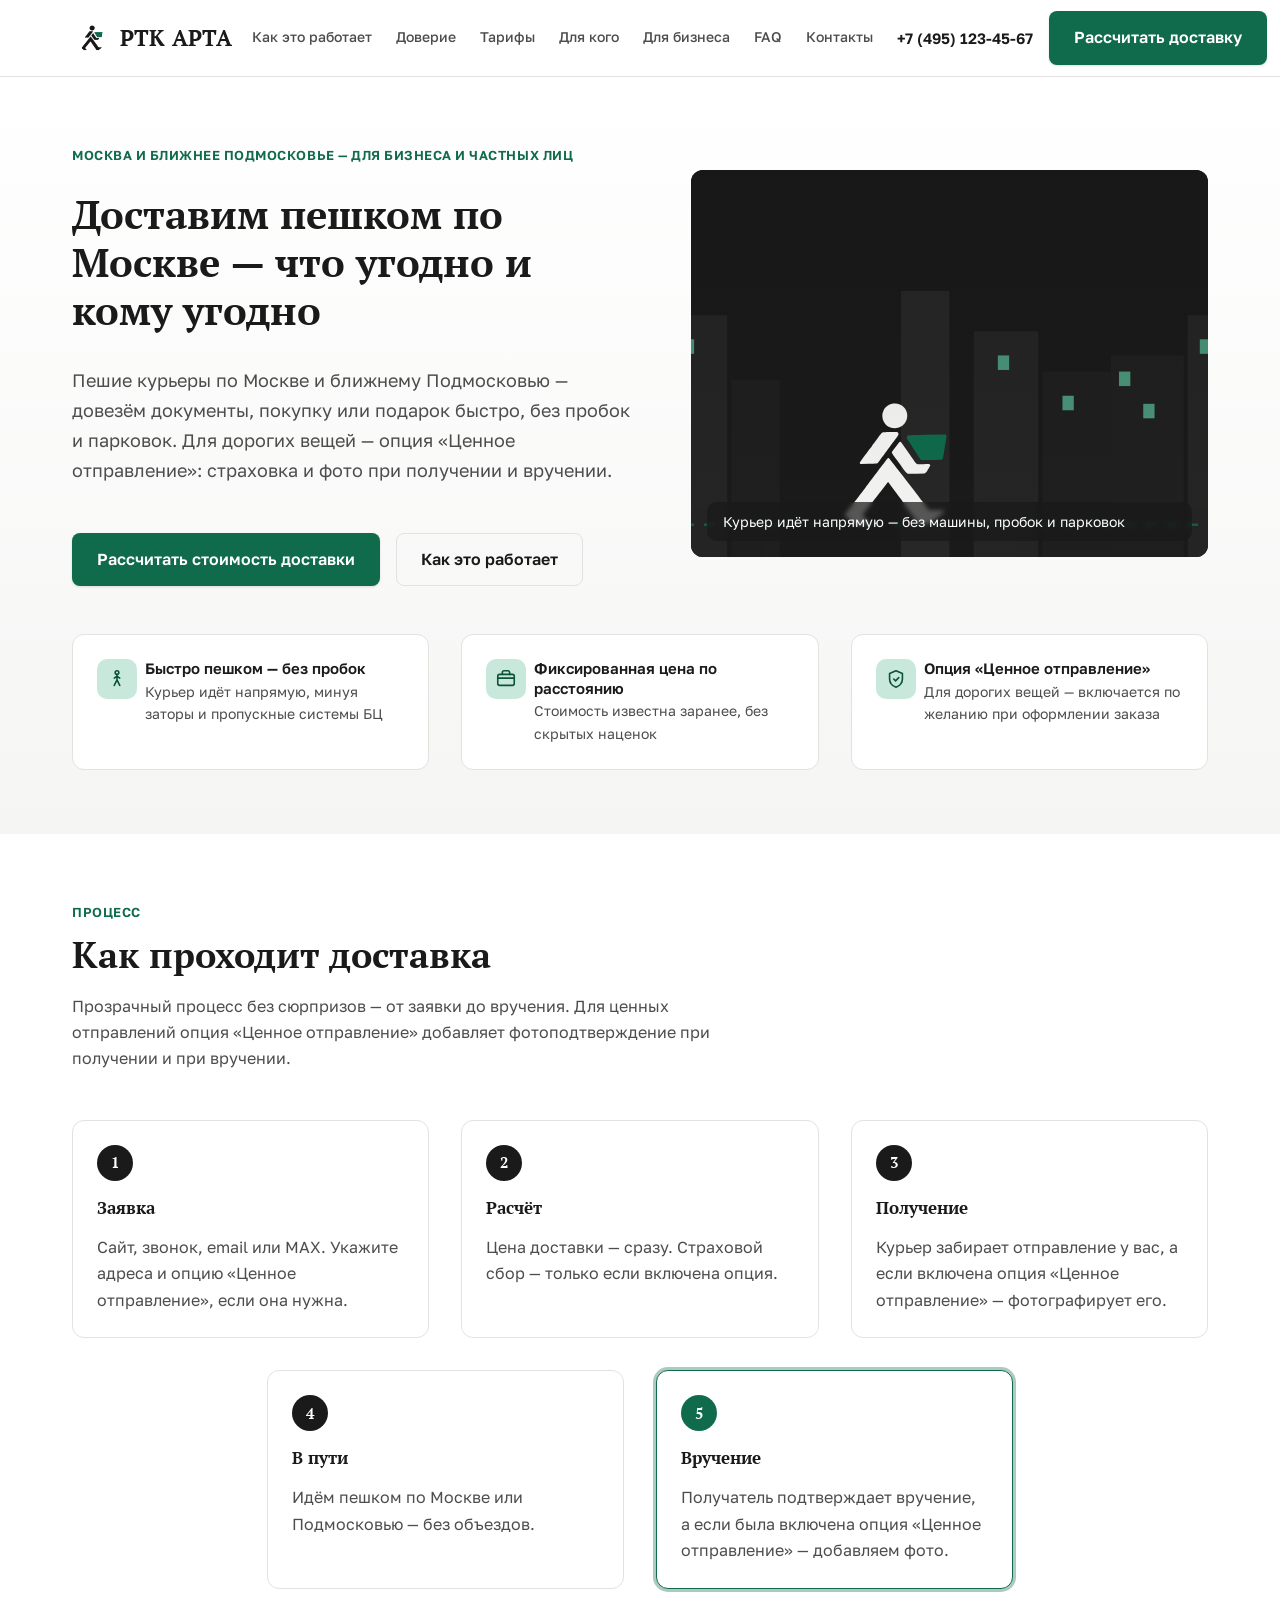
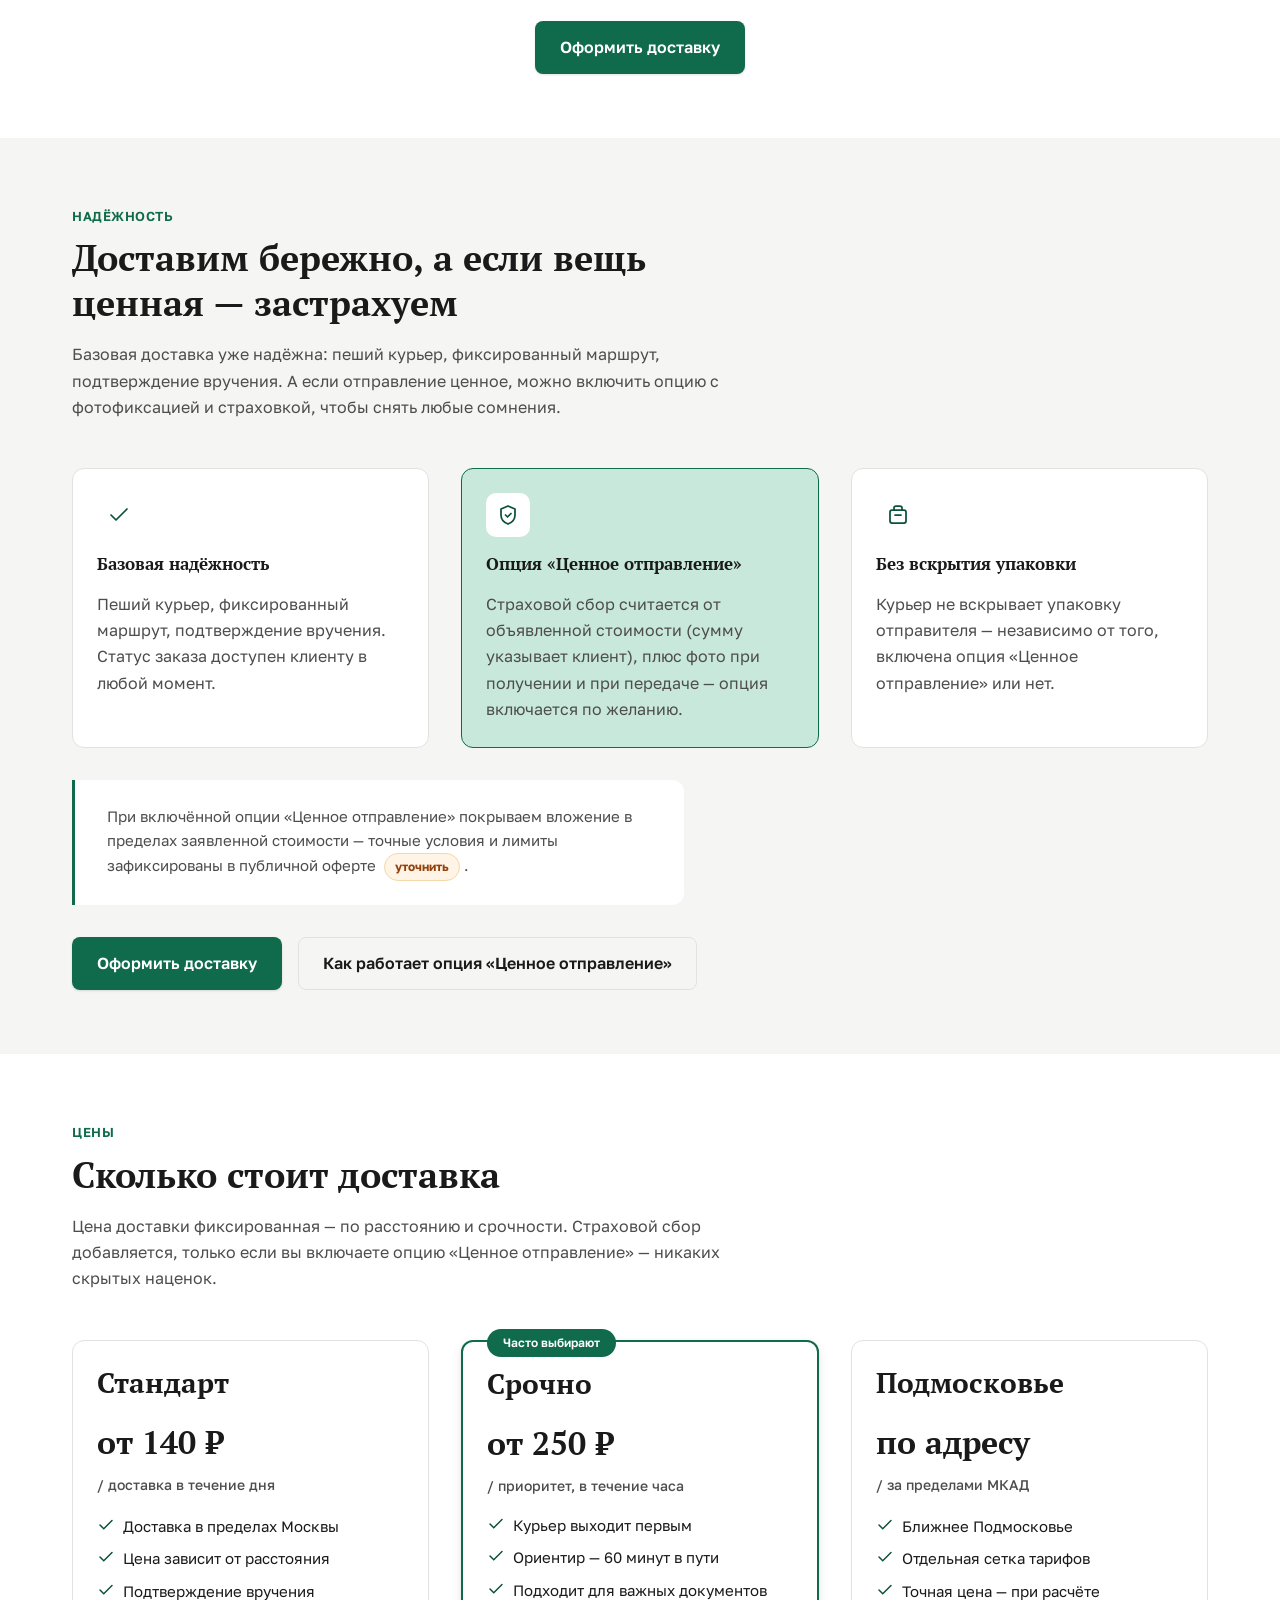
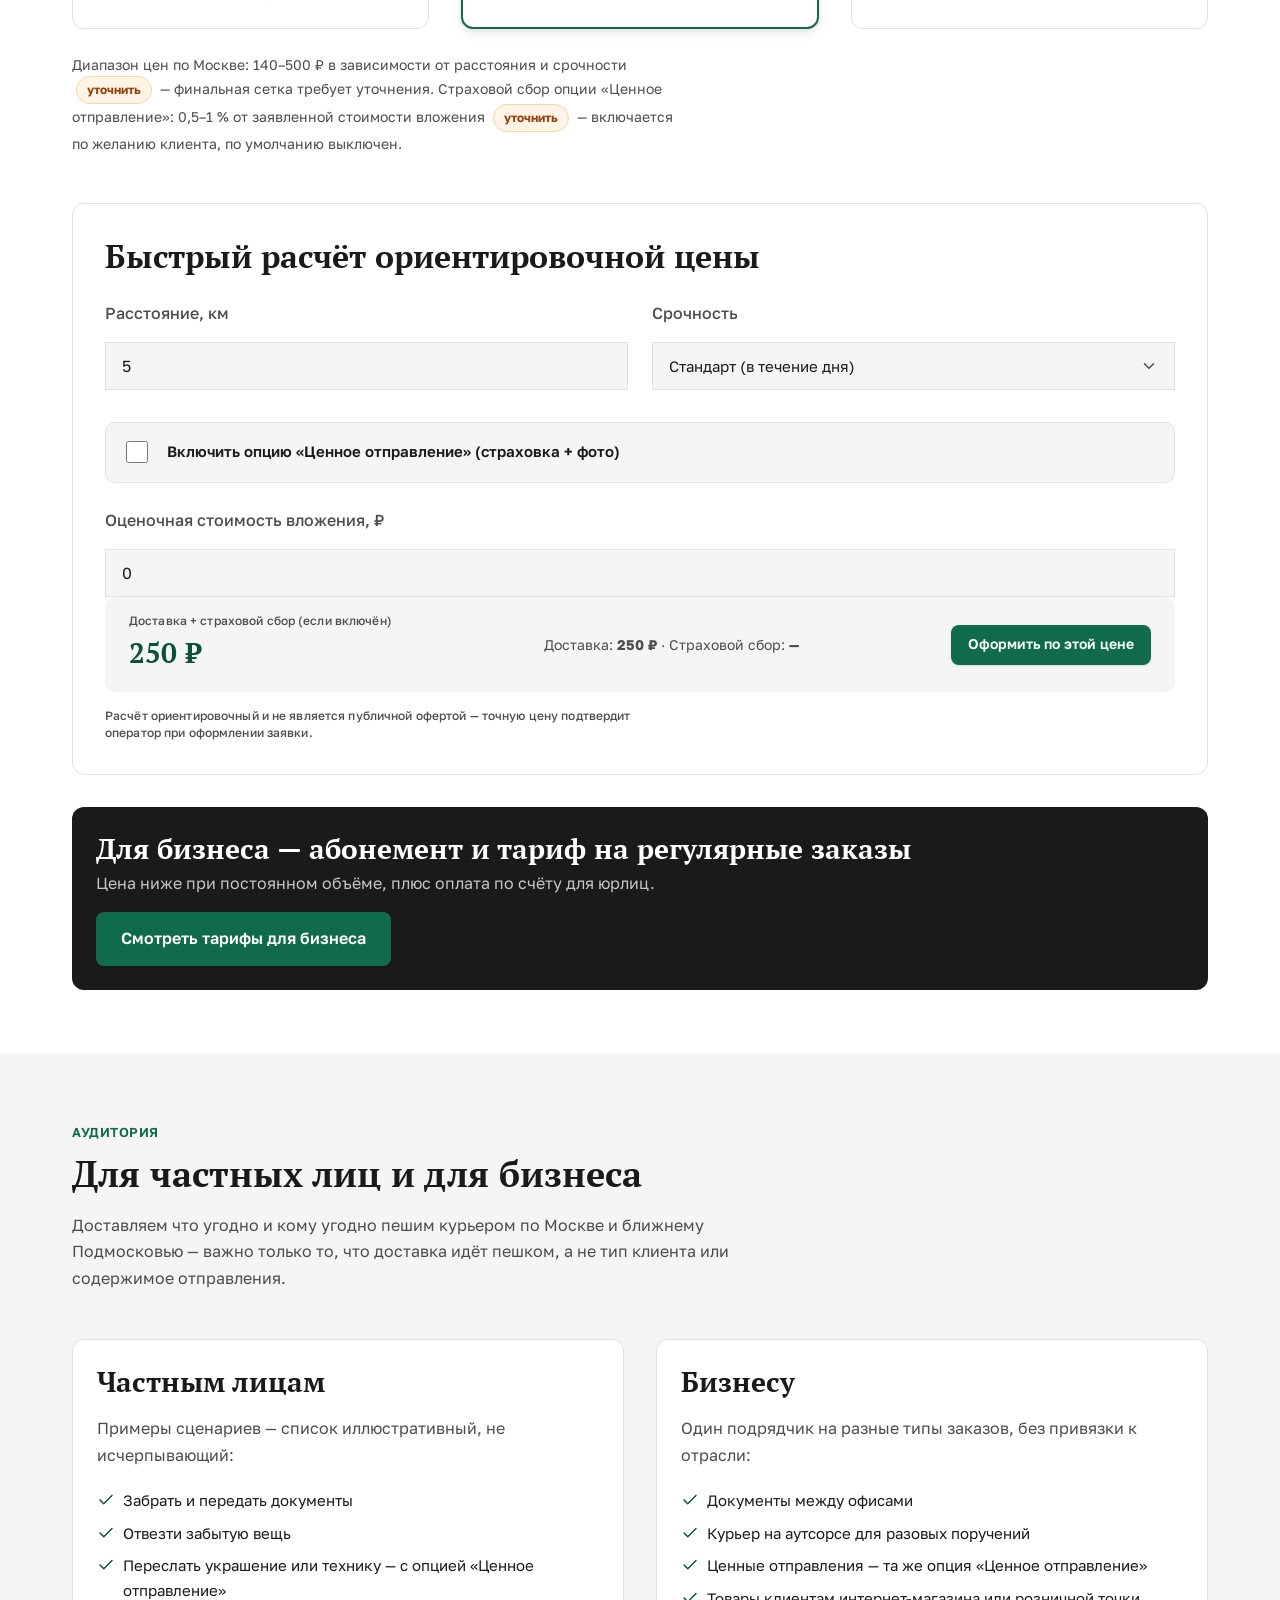
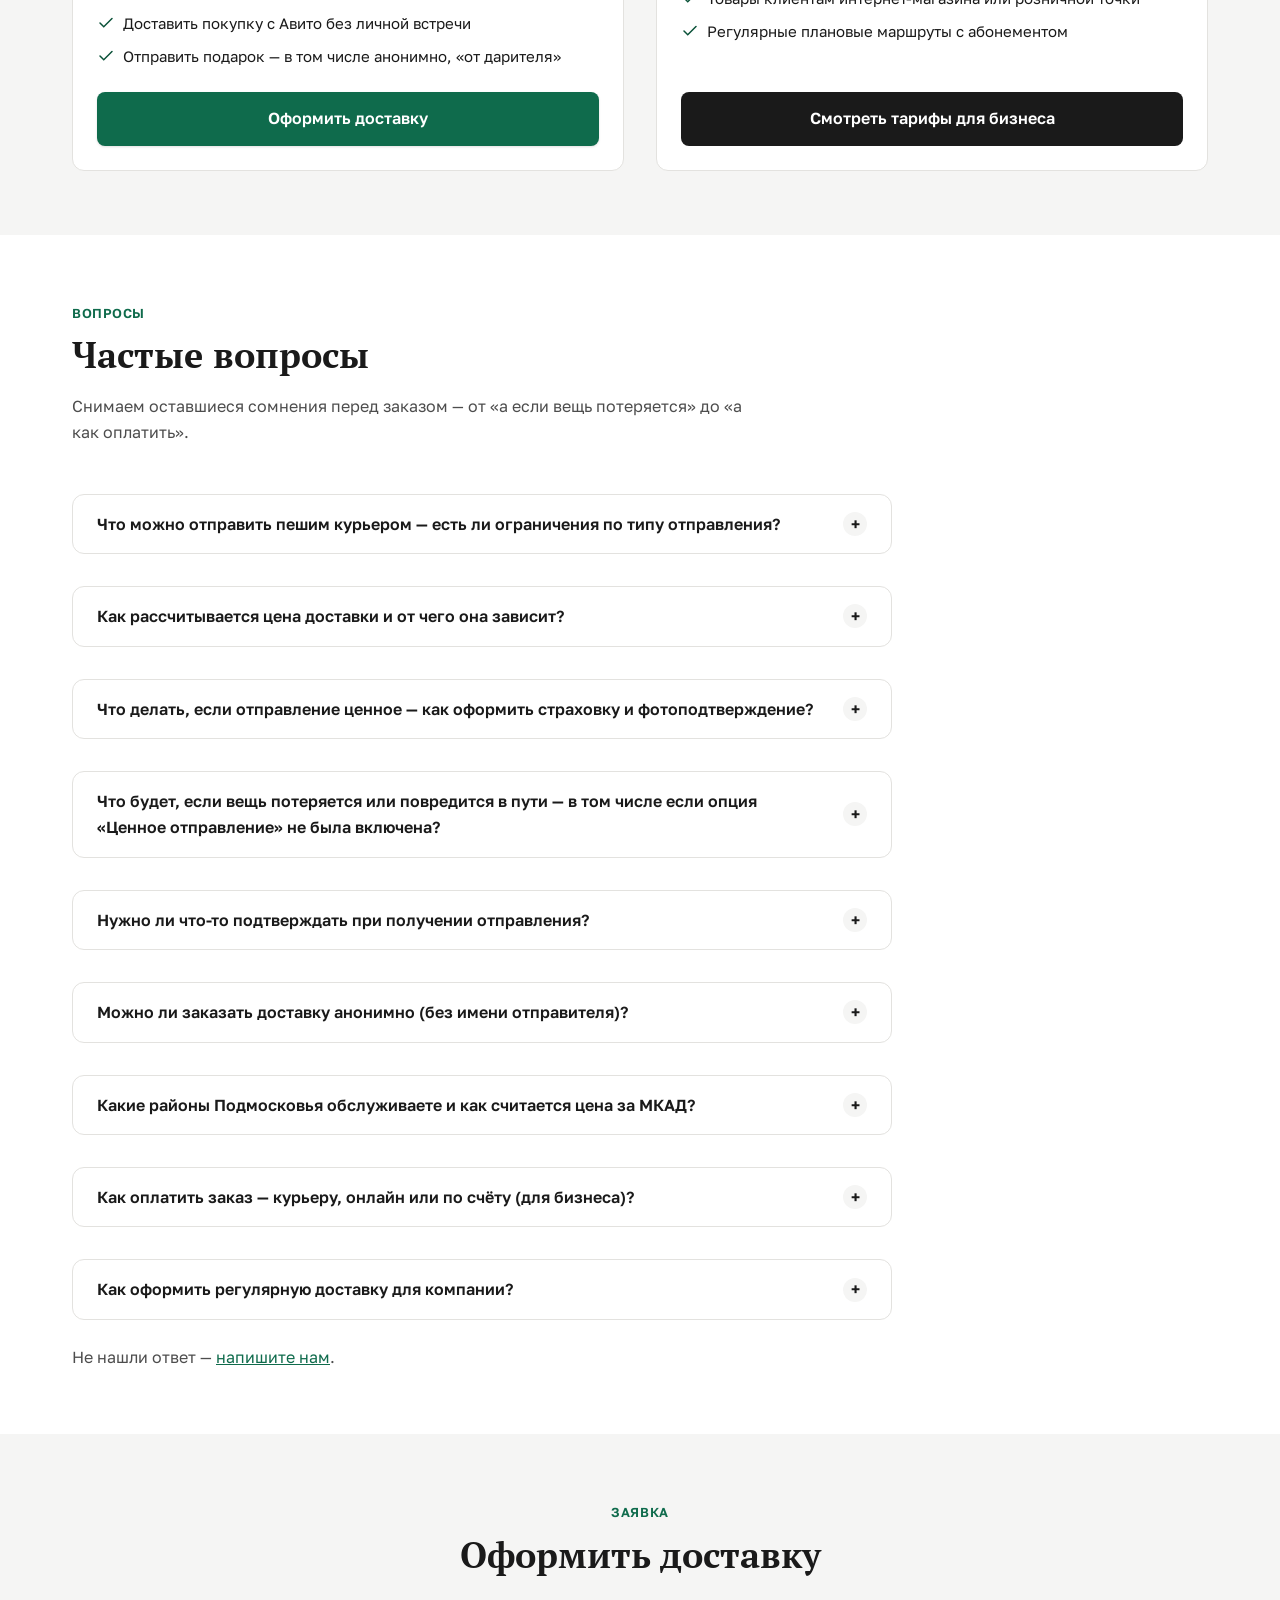
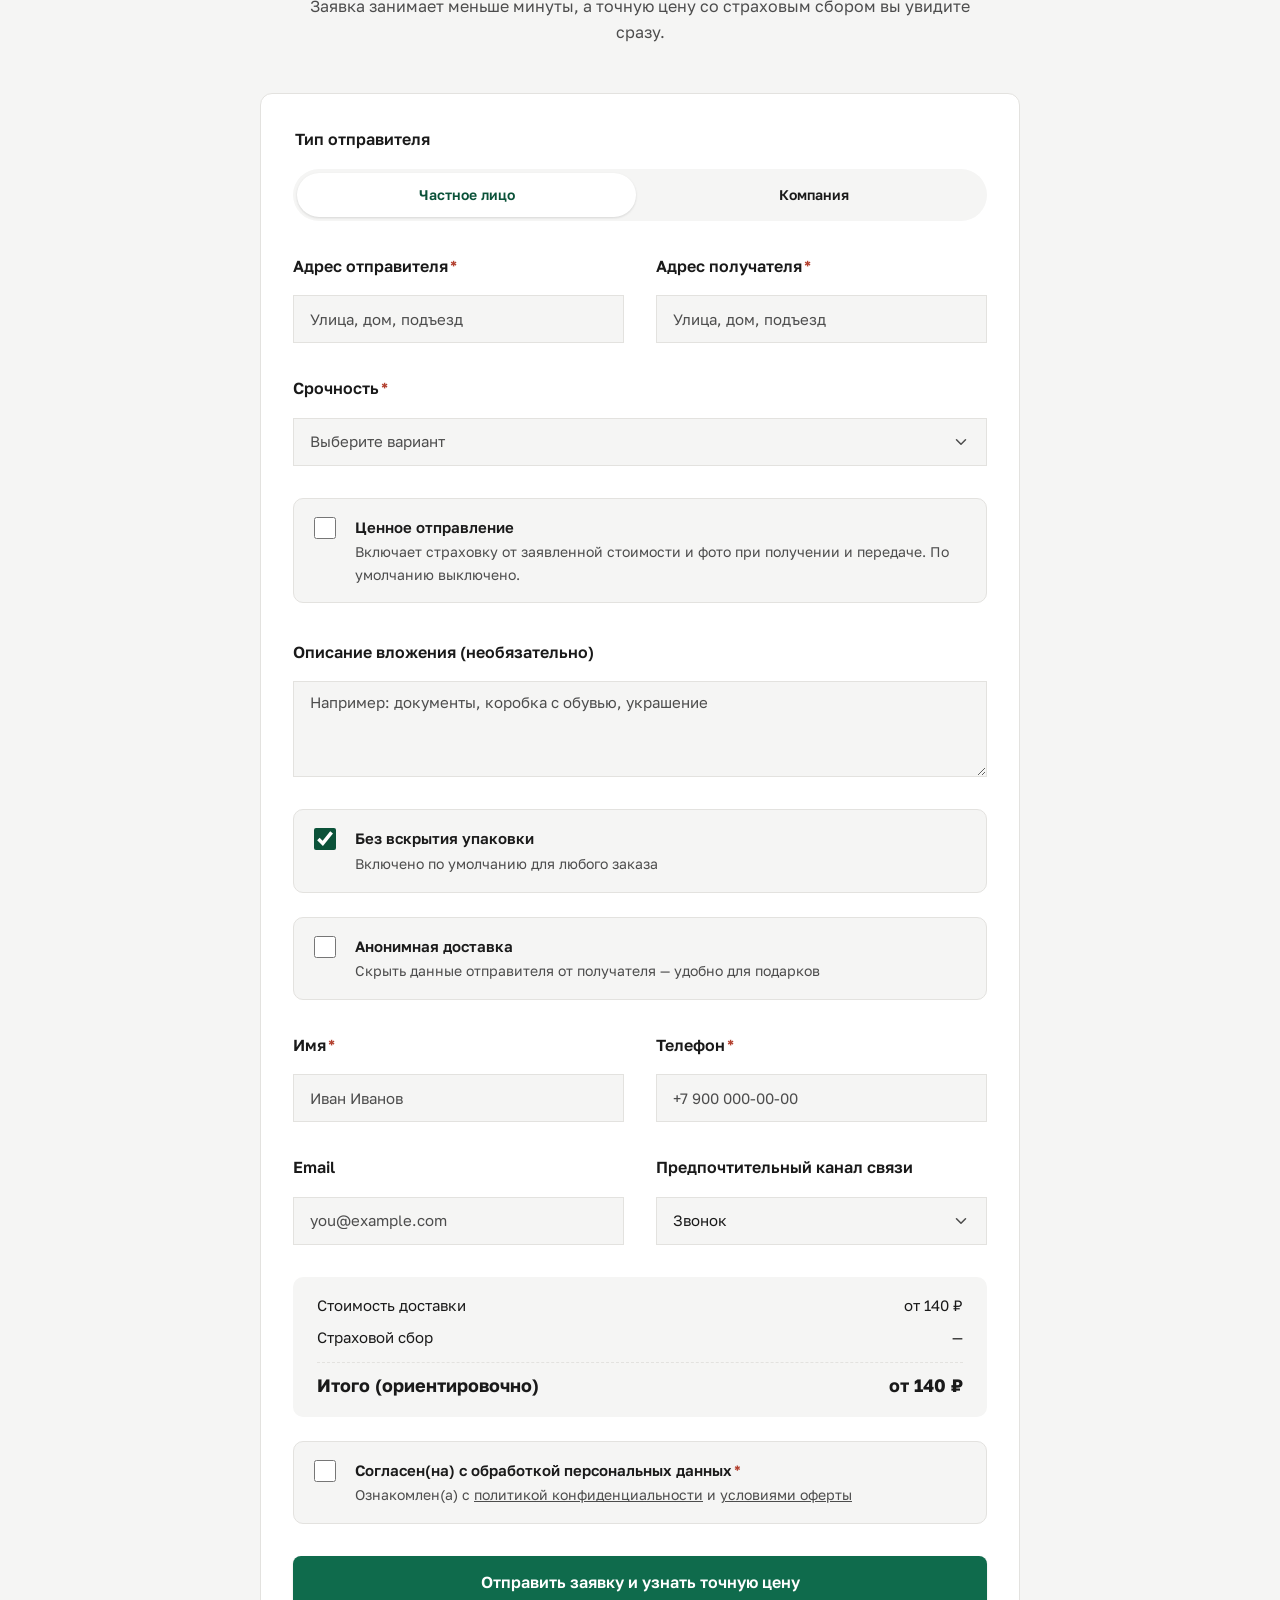
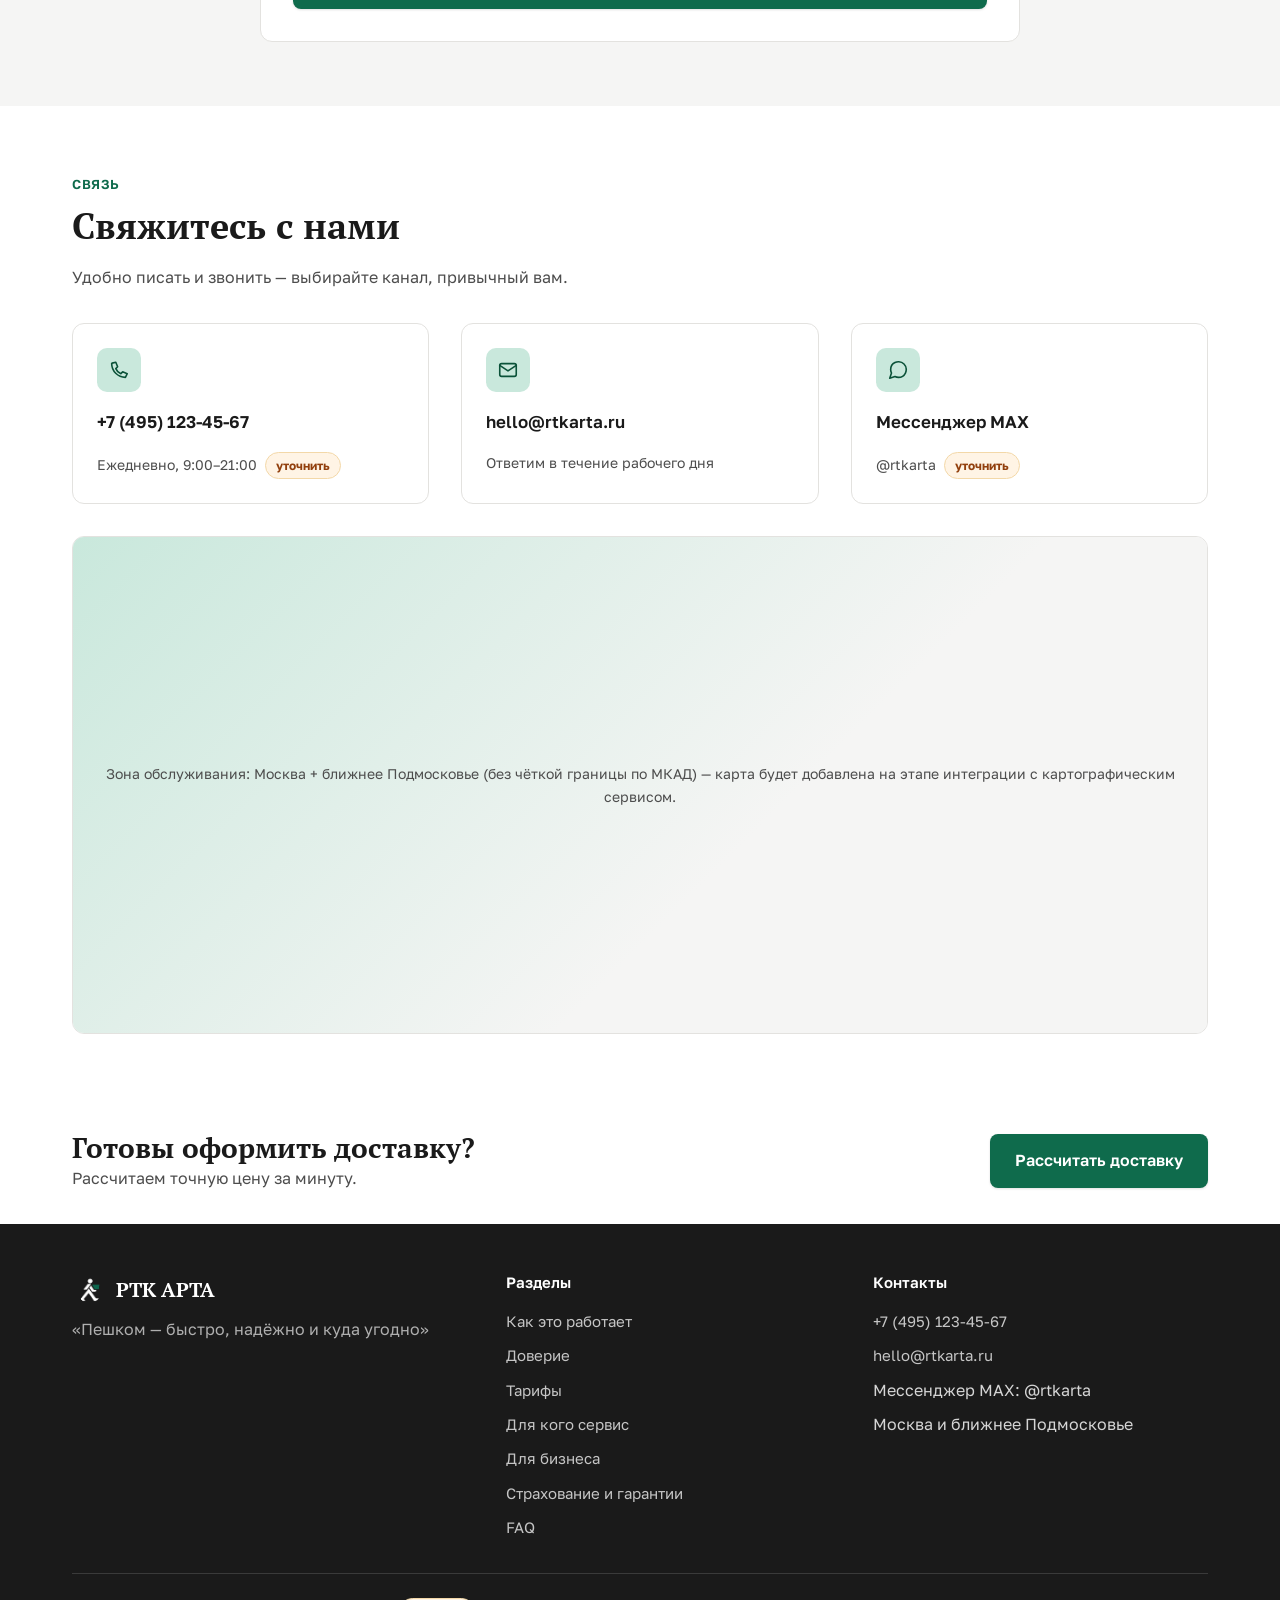
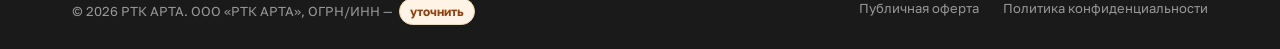
<file: index.html>
<!DOCTYPE html>
<html lang="ru">
<head>
<meta charset="UTF-8">
<meta name="viewport" content="width=device-width, initial-scale=1">
<title>РТК АРТА — пешая курьерская служба Москвы для бизнеса и частных лиц</title>
<meta name="description" content="РТК АРТА — служба пеших курьеров по Москве и ближнему Подмосковью. Доставим что угодно и кому угодно: документы, покупки, посылки. Для ценных вещей — опция «Ценное отправление»: страховка и фото.">
<link rel="icon" type="image/x-icon" href="assets/favicon.ico">
<link rel="icon" type="image/png" sizes="32x32" href="assets/favicon-32.png">
<link rel="icon" type="image/png" sizes="16x16" href="assets/favicon-16.png">
<link rel="apple-touch-icon" href="assets/apple-touch-icon.png">
<link rel="preconnect" href="https://fonts.googleapis.com">
<link rel="preconnect" href="https://fonts.gstatic.com" crossorigin>
<link href="https://fonts.googleapis.com/css2?family=PT+Serif:wght@400;700&family=Golos+Text:wght@400;500;600;700&display=swap" rel="stylesheet">
<link rel="stylesheet" href="css/tokens.css">
<link rel="stylesheet" href="css/styles.css">
</head>
<body>
<a class="skip-link" href="#main">Перейти к основному содержанию</a>

<!-- ============================= HEADER ============================= -->
<header class="site-header" data-block="header">
  <div class="container site-header__inner">
    <a href="index.html" class="site-header__logo" aria-label="РТК АРТА — пешие курьеры, на главную">
      <img src="assets/logo-icon.png" alt="" width="40" height="40">
      <span class="site-header__wordmark">РТК АРТА</span>
    </a>

    <nav class="site-header__nav" aria-label="Основная навигация">
      <a href="#how-it-works">Как это работает</a>
      <a href="#trust">Доверие</a>
      <a href="#pricing">Тарифы</a>
      <a href="#for-whom">Для кого</a>
      <a href="business.html">Для бизнеса</a>
      <a href="#faq">FAQ</a>
      <a href="#contacts">Контакты</a>
    </nav>

    <div class="site-header__actions">
      <a class="site-header__phone" href="tel:+74951234567">
        <svg width="18" height="18" viewBox="0 0 24 24" fill="none" stroke="currentColor" stroke-width="1.75" stroke-linecap="round" stroke-linejoin="round" aria-hidden="true"><path d="M4 5c0 8.284 6.716 15 15 15l2-4-5-2-2 2c-2.5-1-4.5-3-5.5-5.5l2-2-2-5-4 1z"/></svg>
        +7 (495) 123-45-67
      </a>
      <a class="btn btn--cta site-header__cta" href="#order-form">Рассчитать доставку</a>
      <button class="nav-toggle" type="button" data-nav-toggle aria-expanded="false" aria-controls="mobileNav" aria-label="Открыть меню">
        <span class="nav-toggle__box">
          <span class="nav-toggle__line"></span>
          <span class="nav-toggle__line"></span>
          <span class="nav-toggle__line"></span>
        </span>
      </button>
    </div>
  </div>
</header>

<div class="mobile-nav" id="mobileNav" data-mobile-nav>
  <ul class="mobile-nav__list">
    <li><a href="#how-it-works">Как это работает</a></li>
    <li><a href="#trust">Доверие</a></li>
    <li><a href="#pricing">Тарифы</a></li>
    <li><a href="#for-whom">Для кого сервис</a></li>
    <li><a href="business.html">Для бизнеса</a></li>
    <li><a href="#faq">FAQ</a></li>
    <li><a href="#order-form">Оформить доставку</a></li>
    <li><a href="#contacts">Контакты</a></li>
  </ul>
  <div class="mobile-nav__contact">
    <a href="tel:+74951234567">+7 (495) 123-45-67</a>
    <a class="btn btn--cta btn--block" href="#order-form">Рассчитать доставку</a>
  </div>
</div>

<main id="main">

  <!-- ============================= HERO ============================= -->
  <section class="hero" data-block="hero">
    <div class="container hero__grid">
      <div>
        <span class="hero__eyebrow">Москва и ближнее Подмосковье — для бизнеса и частных лиц</span>
        <h1 class="hero__title">Доставим пешком по Москве — что угодно и кому угодно</h1>
        <p class="hero__lead text-lg text-muted">Пешие курьеры по Москве и ближнему Подмосковью — довезём документы, покупку или подарок быстро, без пробок и парковок. Для дорогих вещей — опция «Ценное отправление»: страховка и фото при получении и вручении.</p>

        <div class="hero__actions">
          <a href="#order-form" class="btn btn--cta">Рассчитать стоимость доставки</a>
          <a href="#how-it-works" class="btn btn--outline">Как это работает</a>
        </div>
      </div>

      <div class="hero__media">
        <img src="assets/hero-city.svg" alt="Пеший курьер РТК АРТА идёт по улице Москвы с отправлением" loading="eager">
        <p class="hero__media-caption">Курьер идёт напрямую — без машины, пробок и парковок</p>
      </div>
    </div>

    <div class="container badges" aria-label="Ключевые преимущества">
      <div class="feature-badge">
        <span class="feature-badge__icon" aria-hidden="true">
          <svg viewBox="0 0 24 24" fill="none" stroke="currentColor" stroke-width="1.75" stroke-linecap="round" stroke-linejoin="round"><circle cx="12" cy="5" r="2"/><path d="M12 8v5l-3 6M12 13l3 6M9 11l3-2 3 2"/></svg>
        </span>
        <div>
          <p class="feature-badge__title">Быстро пешком — без пробок</p>
          <p class="text-sm text-muted">Курьер идёт напрямую, минуя заторы и пропускные системы БЦ</p>
        </div>
      </div>
      <div class="feature-badge">
        <span class="feature-badge__icon" aria-hidden="true">
          <svg viewBox="0 0 24 24" fill="none" stroke="currentColor" stroke-width="1.75" stroke-linecap="round" stroke-linejoin="round"><rect x="3" y="7" width="18" height="12" rx="2"/><path d="M3 11h18M8 7V5a2 2 0 0 1 2-2h4a2 2 0 0 1 2 2v2"/></svg>
        </span>
        <div>
          <p class="feature-badge__title">Фиксированная цена по расстоянию</p>
          <p class="text-sm text-muted">Стоимость известна заранее, без скрытых наценок</p>
        </div>
      </div>
      <div class="feature-badge">
        <span class="feature-badge__icon" aria-hidden="true">
          <svg viewBox="0 0 24 24" fill="none" stroke="currentColor" stroke-width="1.75" stroke-linecap="round" stroke-linejoin="round"><path d="M12 3l7 3v6c0 4.5-3 7.5-7 9-4-1.5-7-4.5-7-9V6l7-3z"/><path d="M9.5 12l2 2 3.5-3.5"/></svg>
        </span>
        <div>
          <p class="feature-badge__title">Опция «Ценное отправление»</p>
          <p class="text-sm text-muted">Для дорогих вещей — включается по желанию при оформлении заказа</p>
        </div>
      </div>
    </div>
  </section>

  <!-- ===================== КАК ЭТО РАБОТАЕТ ===================== -->
  <section class="section section--alt" id="how-it-works" data-block="how-it-works">
    <div class="container">
      <div class="section__header">
        <span class="section__eyebrow">Процесс</span>
        <h2 class="section__title">Как проходит доставка</h2>
        <p class="text-muted">Прозрачный процесс без сюрпризов — от заявки до вручения. Для ценных отправлений опция «Ценное отправление» добавляет фотоподтверждение при получении и при вручении.</p>
      </div>

      <ol class="steps steps--5">
        <li class="step-card">
          <span class="step-card__number">1</span>
          <h3 class="step-card__title">Заявка</h3>
          <p class="text-muted">Сайт, звонок, email или MAX. Укажите адреса и опцию «Ценное отправление», если она нужна.</p>
        </li>
        <li class="step-card">
          <span class="step-card__number">2</span>
          <h3 class="step-card__title">Расчёт</h3>
          <p class="text-muted">Цена доставки — сразу. Страховой сбор — только если включена опция.</p>
        </li>
        <li class="step-card">
          <span class="step-card__number">3</span>
          <h3 class="step-card__title">Получение</h3>
          <p class="text-muted">Курьер забирает отправление у вас, а если включена опция «Ценное отправление» — фотографирует его.</p>
        </li>
        <li class="step-card">
          <span class="step-card__number">4</span>
          <h3 class="step-card__title">В пути</h3>
          <p class="text-muted">Идём пешком по Москве или Подмосковью — без объездов.</p>
        </li>
        <li class="step-card step-card--active">
          <span class="step-card__number">5</span>
          <h3 class="step-card__title">Вручение</h3>
          <p class="text-muted">Получатель подтверждает вручение, а если была включена опция «Ценное отправление» — добавляем фото.</p>
        </li>
      </ol>

      <div class="text-center mt-xl">
        <a href="#order-form" class="btn btn--cta">Оформить доставку</a>
      </div>
    </div>
  </section>

  <!-- ===================== ДОВЕРИЕ / ОПЦИЯ СТРАХОВКИ ===================== -->
  <section class="section" id="trust" data-block="trust">
    <div class="container">
      <div class="section__header">
        <span class="section__eyebrow">Надёжность</span>
        <h2 class="section__title">Доставим бережно, а если вещь ценная — застрахуем</h2>
        <p class="text-muted">Базовая доставка уже надёжна: пеший курьер, фиксированный маршрут, подтверждение вручения. А если отправление ценное, можно включить опцию с фотофиксацией и страховкой, чтобы снять любые сомнения.</p>
      </div>

      <div class="trust-grid">
        <div class="trust-block">
          <span class="trust-block__icon" aria-hidden="true">
            <svg viewBox="0 0 24 24" fill="none" stroke="currentColor" stroke-width="1.75" stroke-linecap="round" stroke-linejoin="round"><path d="M4 12l5 5L20 6"/></svg>
          </span>
          <h3 class="step-card__title">Базовая надёжность</h3>
          <p class="text-muted">Пеший курьер, фиксированный маршрут, подтверждение вручения. Статус заказа доступен клиенту в любой момент.</p>
        </div>
        <div class="trust-block trust-block--accent">
          <span class="trust-block__icon" aria-hidden="true">
            <svg viewBox="0 0 24 24" fill="none" stroke="currentColor" stroke-width="1.75" stroke-linecap="round" stroke-linejoin="round"><path d="M12 3l7 3v6c0 4.5-3 7.5-7 9-4-1.5-7-4.5-7-9V6l7-3z"/><path d="M9.5 12l2 2 3.5-3.5"/></svg>
          </span>
          <h3 class="step-card__title">Опция «Ценное отправление»</h3>
          <p class="text-muted">Страховой сбор считается от объявленной стоимости (сумму указывает клиент), плюс фото при получении и при передаче — опция включается по желанию.</p>
        </div>
        <div class="trust-block">
          <span class="trust-block__icon" aria-hidden="true">
            <svg viewBox="0 0 24 24" fill="none" stroke="currentColor" stroke-width="1.75" stroke-linecap="round" stroke-linejoin="round"><rect x="4" y="7" width="16" height="13" rx="2"/><path d="M8 7V5a2 2 0 0 1 2-2h4a2 2 0 0 1 2 2v2M9 12h6"/></svg>
          </span>
          <h3 class="step-card__title">Без вскрытия упаковки</h3>
          <p class="text-muted">Курьер не вскрывает упаковку отправителя — независимо от того, включена опция «Ценное отправление» или нет.</p>
        </div>
      </div>

      <p class="trust-note">При включённой опции «Ценное отправление» покрываем вложение в пределах заявленной стоимости — точные условия и лимиты зафиксированы в публичной оферте <span class="todo-flag">уточнить</span>.</p>

      <div class="btn-row">
        <a href="#order-form" class="btn btn--cta">Оформить доставку</a>
        <a href="guarantees.html" class="btn btn--outline">Как работает опция «Ценное отправление»</a>
      </div>
    </div>
  </section>

  <!-- ===================== ТАРИФЫ + КАЛЬКУЛЯТОР ===================== -->
  <section class="section section--alt" id="pricing" data-block="pricing">
    <div class="container">
      <div class="section__header">
        <span class="section__eyebrow">Цены</span>
        <h2 class="section__title">Сколько стоит доставка</h2>
        <p class="text-muted">Цена доставки фиксированная — по расстоянию и срочности. Страховой сбор добавляется, только если вы включаете опцию «Ценное отправление» — никаких скрытых наценок.</p>
      </div>

      <div class="tariff-grid">
        <article class="tariff-card">
          <h3>Стандарт</h3>
          <p class="tariff-card__price">от 140 ₽<span> / доставка в течение дня</span></p>
          <ul class="tariff-card__list">
            <li><svg viewBox="0 0 24 24" fill="none" stroke="currentColor" stroke-width="2" stroke-linecap="round"><path d="M4 12l5 5L20 6"/></svg>Доставка в пределах Москвы</li>
            <li><svg viewBox="0 0 24 24" fill="none" stroke="currentColor" stroke-width="2" stroke-linecap="round"><path d="M4 12l5 5L20 6"/></svg>Цена зависит от расстояния</li>
            <li><svg viewBox="0 0 24 24" fill="none" stroke="currentColor" stroke-width="2" stroke-linecap="round"><path d="M4 12l5 5L20 6"/></svg>Подтверждение вручения</li>
          </ul>
        </article>

        <article class="tariff-card tariff-card--featured">
          <span class="tariff-card__badge">Часто выбирают</span>
          <h3>Срочно</h3>
          <p class="tariff-card__price">от 250 ₽<span> / приоритет, в течение часа</span></p>
          <ul class="tariff-card__list">
            <li><svg viewBox="0 0 24 24" fill="none" stroke="currentColor" stroke-width="2" stroke-linecap="round"><path d="M4 12l5 5L20 6"/></svg>Курьер выходит первым</li>
            <li><svg viewBox="0 0 24 24" fill="none" stroke="currentColor" stroke-width="2" stroke-linecap="round"><path d="M4 12l5 5L20 6"/></svg>Ориентир — 60 минут в пути</li>
            <li><svg viewBox="0 0 24 24" fill="none" stroke="currentColor" stroke-width="2" stroke-linecap="round"><path d="M4 12l5 5L20 6"/></svg>Подходит для важных документов</li>
          </ul>
        </article>

        <article class="tariff-card">
          <h3>Подмосковье</h3>
          <p class="tariff-card__price">по адресу<span> / за пределами МКАД</span></p>
          <ul class="tariff-card__list">
            <li><svg viewBox="0 0 24 24" fill="none" stroke="currentColor" stroke-width="2" stroke-linecap="round"><path d="M4 12l5 5L20 6"/></svg>Ближнее Подмосковье</li>
            <li><svg viewBox="0 0 24 24" fill="none" stroke="currentColor" stroke-width="2" stroke-linecap="round"><path d="M4 12l5 5L20 6"/></svg>Отдельная сетка тарифов</li>
            <li><svg viewBox="0 0 24 24" fill="none" stroke="currentColor" stroke-width="2" stroke-linecap="round"><path d="M4 12l5 5L20 6"/></svg>Точная цена — при расчёте</li>
          </ul>
        </article>
      </div>

      <p class="pricing-note">Диапазон цен по Москве: 140–500 ₽ в зависимости от расстояния и срочности <span class="todo-flag">уточнить</span> — финальная сетка требует уточнения. Страховой сбор опции «Ценное отправление»: 0,5–1 % от заявленной стоимости вложения <span class="todo-flag">уточнить</span> — включается по желанию клиента, по умолчанию выключен.</p>

      <!-- Мини-калькулятор (упрощённая версия OrderForm) -->
      <div class="calculator" data-calculator aria-labelledby="calcTitle">
        <h3 id="calcTitle" class="calculator__title">Быстрый расчёт ориентировочной цены</h3>
        <div class="calculator__grid">
          <div class="form-field">
            <label for="calcDistance">Расстояние, км</label>
            <input type="number" id="calcDistance" min="0" max="40" step="0.5" value="5" data-calc-distance>
          </div>
          <div class="form-field">
            <label for="calcUrgency">Срочность</label>
            <select id="calcUrgency" data-calc-urgency>
              <option value="standard">Стандарт (в течение дня)</option>
              <option value="today">Сегодня, к определённому времени</option>
              <option value="urgent">Срочно (в течение часа)</option>
            </select>
          </div>
        </div>
        <!-- Порядок: чекбокс опции сначала, поле стоимости — после (тот же
             паттерн, что #valuableItem → #valuableFields в форме заказа).
             .check-row переиспользован из формы заказа для одинаковой,
             большей тач-зоны вместо голого 22px чекбокса. -->
        <div class="check-row calculator__insurance-row">
          <input type="checkbox" id="calcInsurance" data-calc-insurance>
          <label for="calcInsurance" class="check-row__text">
            <span class="check-row__title">Включить опцию «Ценное отправление» (страховка + фото)</span>
          </label>
        </div>
        <div class="form-field mt-lg">
          <label for="calcValue">Оценочная стоимость вложения, ₽</label>
          <input type="number" id="calcValue" min="0" step="500" value="0" data-calc-value disabled>
        </div>
        <div class="calculator__result">
          <div>
            <p class="text-caption text-muted">Доставка + страховой сбор (если включён)</p>
            <p class="calculator__result-value"><span data-calc-result-total>140 ₽</span></p>
          </div>
          <div class="text-sm text-muted">
            Доставка: <strong data-calc-result-delivery>140 ₽</strong> · Страховой сбор: <strong data-calc-result-insurance>—</strong>
          </div>
          <a href="#order-form" class="btn btn--cta btn--sm">Оформить по этой цене</a>
        </div>
        <p class="text-caption text-muted mt-md">Расчёт ориентировочный и не является публичной офертой — точную цену подтвердит оператор при оформлении заявки.</p>
      </div>

      <div class="pricing-cta-banner">
        <div>
          <h3>Для бизнеса — абонемент и тариф на регулярные заказы</h3>
          <p>Цена ниже при постоянном объёме, плюс оплата по счёту для юрлиц.</p>
        </div>
        <a href="business.html" class="btn btn--cta">Смотреть тарифы для бизнеса</a>
      </div>
    </div>
  </section>

  <script>
    // Разблокировать поле "оценочная стоимость" в калькуляторе вместе с чекбоксом опции
    document.addEventListener('DOMContentLoaded', function () {
      var cb = document.getElementById('calcInsurance');
      var val = document.getElementById('calcValue');
      if (cb && val) {
        cb.addEventListener('change', function () { val.disabled = !cb.checked; if(!cb.checked){val.value=0;} val.dispatchEvent(new Event('input')); });
      }
    });
  </script>

  <!-- ===================== ДЛЯ КОГО СЕРВИС ===================== -->
  <section class="section" id="for-whom" data-block="for-whom">
    <div class="container">
      <div class="section__header">
        <span class="section__eyebrow">Аудитория</span>
        <h2 class="section__title">Для частных лиц и для бизнеса</h2>
        <p class="text-muted">Доставляем что угодно и кому угодно пешим курьером по Москве и ближнему Подмосковью — важно только то, что доставка идёт пешком, а не тип клиента или содержимое отправления.</p>
      </div>

      <div class="audience-grid">
        <article class="audience-card" id="for-whom-private">
          <h3>Частным лицам</h3>
          <p class="text-muted">Примеры сценариев — список иллюстративный, не исчерпывающий:</p>
          <ul class="audience-card__list">
            <li><svg viewBox="0 0 24 24" fill="none" stroke="currentColor" stroke-width="2" stroke-linecap="round"><path d="M4 12l5 5L20 6"/></svg>Забрать и передать документы</li>
            <li><svg viewBox="0 0 24 24" fill="none" stroke="currentColor" stroke-width="2" stroke-linecap="round"><path d="M4 12l5 5L20 6"/></svg>Отвезти забытую вещь</li>
            <li><svg viewBox="0 0 24 24" fill="none" stroke="currentColor" stroke-width="2" stroke-linecap="round"><path d="M4 12l5 5L20 6"/></svg>Переслать украшение или технику — с опцией «Ценное отправление»</li>
            <li><svg viewBox="0 0 24 24" fill="none" stroke="currentColor" stroke-width="2" stroke-linecap="round"><path d="M4 12l5 5L20 6"/></svg>Доставить покупку с Авито без личной встречи</li>
            <li><svg viewBox="0 0 24 24" fill="none" stroke="currentColor" stroke-width="2" stroke-linecap="round"><path d="M4 12l5 5L20 6"/></svg>Отправить подарок — в том числе анонимно, «от дарителя»</li>
          </ul>
          <a href="#order-form" class="btn btn--cta">Оформить доставку</a>
        </article>

        <article class="audience-card" id="for-whom-business">
          <h3>Бизнесу</h3>
          <p class="text-muted">Один подрядчик на разные типы заказов, без привязки к отрасли:</p>
          <ul class="audience-card__list">
            <li><svg viewBox="0 0 24 24" fill="none" stroke="currentColor" stroke-width="2" stroke-linecap="round"><path d="M4 12l5 5L20 6"/></svg>Документы между офисами</li>
            <li><svg viewBox="0 0 24 24" fill="none" stroke="currentColor" stroke-width="2" stroke-linecap="round"><path d="M4 12l5 5L20 6"/></svg>Курьер на аутсорсе для разовых поручений</li>
            <li><svg viewBox="0 0 24 24" fill="none" stroke="currentColor" stroke-width="2" stroke-linecap="round"><path d="M4 12l5 5L20 6"/></svg>Ценные отправления — та же опция «Ценное отправление»</li>
            <li><svg viewBox="0 0 24 24" fill="none" stroke="currentColor" stroke-width="2" stroke-linecap="round"><path d="M4 12l5 5L20 6"/></svg>Товары клиентам интернет-магазина или розничной точки</li>
            <li><svg viewBox="0 0 24 24" fill="none" stroke="currentColor" stroke-width="2" stroke-linecap="round"><path d="M4 12l5 5L20 6"/></svg>Регулярные плановые маршруты с абонементом</li>
          </ul>
          <a href="business.html" class="btn btn--dark">Смотреть тарифы для бизнеса</a>
        </article>
      </div>
    </div>
  </section>

  <!-- ===================== FAQ ===================== -->
  <section class="section section--alt" id="faq" data-block="faq">
    <div class="container">
      <div class="section__header">
        <span class="section__eyebrow">Вопросы</span>
        <h2 class="section__title">Частые вопросы</h2>
        <p class="text-muted">Снимаем оставшиеся сомнения перед заказом — от «а если вещь потеряется» до «а как оплатить».</p>
      </div>

      <div class="faq-list">
        <details class="faq-item">
          <summary class="faq-item__summary">Что можно отправить пешим курьером — есть ли ограничения по типу отправления?<span class="faq-item__icon" aria-hidden="true">+</span></summary>
          <div class="faq-item__body"><p>Мы берём практически любые заказы — единственное условие: доставка выполняется пешком. Ограничения — только законодательные (запрещённые к пересылке предметы).</p></div>
        </details>
        <details class="faq-item">
          <summary class="faq-item__summary">Как рассчитывается цена доставки и от чего она зависит?<span class="faq-item__icon" aria-hidden="true">+</span></summary>
          <div class="faq-item__body"><p>Цена фиксированная и зависит от расстояния и срочности. Страховой сбор добавляется только при включённой опции «Ценное отправление». Ориентировочный расчёт доступен в блоке «Тарифы» выше.</p></div>
        </details>
        <details class="faq-item">
          <summary class="faq-item__summary">Что делать, если отправление ценное — как оформить страховку и фотоподтверждение?<span class="faq-item__icon" aria-hidden="true">+</span></summary>
          <div class="faq-item__body"><p>При оформлении заказа включите опцию «Ценное отправление» и укажите оценочную стоимость вложения — страховой сбор рассчитается автоматически, курьер сделает фото при получении и при передаче. Подробности — на странице <a href="guarantees.html">«Страхование и гарантии»</a>.</p></div>
        </details>
        <details class="faq-item">
          <summary class="faq-item__summary">Что будет, если вещь потеряется или повредится в пути — в том числе если опция «Ценное отправление» не была включена?<span class="faq-item__icon" aria-hidden="true">+</span></summary>
          <div class="faq-item__body"><p>Свяжитесь с нами — разберём ситуацию и ответим в течение рабочего дня. Если опция «Ценное отправление» была включена, компенсация считается от заявленной стоимости вложения; для доставки без опции действуют условия базовой ответственности по <a href="oferta.html">публичной оферте</a>. Полный порядок действий, сроки и перечень нужных подтверждений — на странице <a href="guarantees.html">«Страхование и гарантии»</a> и в публичной оферте.</p></div>
        </details>
        <details class="faq-item">
          <summary class="faq-item__summary">Нужно ли что-то подтверждать при получении отправления?<span class="faq-item__icon" aria-hidden="true">+</span></summary>
          <div class="faq-item__body"><p>Да, получатель подтверждает вручение. Если включена опция «Ценное отправление», курьер дополнительно фотографирует вещь в момент передачи.</p></div>
        </details>
        <details class="faq-item">
          <summary class="faq-item__summary">Можно ли заказать доставку анонимно (без имени отправителя)?<span class="faq-item__icon" aria-hidden="true">+</span></summary>
          <div class="faq-item__body"><p>Да, в форме заказа есть опция «Анонимная доставка» — данные отправителя не передаются получателю. Удобно для подарочных сценариев.</p></div>
        </details>
        <details class="faq-item">
          <summary class="faq-item__summary">Какие районы Подмосковья обслуживаете и как считается цена за МКАД?<span class="faq-item__icon" aria-hidden="true">+</span></summary>
          <div class="faq-item__body"><p>Работаем в ближнем Подмосковье без жёсткой границы по МКАД, цена за пределами города считается индивидуально по адресу. <span class="todo-flag">уточнить</span></p></div>
        </details>
        <details class="faq-item">
          <summary class="faq-item__summary">Как оплатить заказ — курьеру, онлайн или по счёту (для бизнеса)?<span class="faq-item__icon" aria-hidden="true">+</span></summary>
          <div class="faq-item__body"><p>Частным клиентам — курьеру при получении или онлайн. Компаниям доступна оплата по счёту. Точные условия предоплаты <span class="todo-flag">уточнить</span>.</p></div>
        </details>
        <details class="faq-item">
          <summary class="faq-item__summary">Как оформить регулярную доставку для компании?<span class="faq-item__icon" aria-hidden="true">+</span></summary>
          <div class="faq-item__body"><p>Оставьте заявку на странице <a href="business.html">«Для бизнеса»</a> — подберём абонемент под ваш объём заказов.</p></div>
        </details>
      </div>

      <p class="mt-lg text-muted">Не нашли ответ — <a href="#contacts" class="text-accent link-underline">напишите нам</a>.</p>
    </div>
  </section>

  <!-- ===================== ФОРМА ЗАКАЗА ===================== -->
  <section class="section" id="order-form" data-block="order-form">
    <div class="container">
      <div class="section__header section__header--center section__header--form">
        <span class="section__eyebrow">Заявка</span>
        <h2 class="section__title">Оформить доставку</h2>
        <p class="text-muted">Заявка занимает меньше минуты, а точную цену со страховым сбором вы увидите сразу.</p>
      </div>

      <div class="form-card form-card--centered">
        <form novalidate data-validate-form aria-describedby="orderFormHelp">
          <p id="orderFormHelp" class="visually-hidden">Поля, отмеченные звёздочкой, обязательны для заполнения.</p>

          <div class="form-error-summary" data-error-summary role="alert">
            <h3>Пожалуйста, исправьте поля ниже:</h3>
            <ul></ul>
          </div>

          <div data-form-fields>
            <fieldset class="form-field form-field-group">
              <legend>Тип отправителя</legend>
              <div class="segmented">
                <input type="radio" name="senderType" id="senderPrivate" value="private" checked>
                <label for="senderPrivate">Частное лицо</label>
                <input type="radio" name="senderType" id="senderBusiness" value="business">
                <label for="senderBusiness">Компания</label>
              </div>
            </fieldset>

            <div class="form-grid form-grid--2 form-field-group">
              <div class="form-field">
                <label for="pickupAddress">Адрес отправителя<span class="required-mark">*</span></label>
                <input type="text" id="pickupAddress" name="pickupAddress" required placeholder="Улица, дом, подъезд">
                <span class="form-field__error" role="alert"></span>
              </div>
              <div class="form-field">
                <label for="dropoffAddress">Адрес получателя<span class="required-mark">*</span></label>
                <input type="text" id="dropoffAddress" name="dropoffAddress" required placeholder="Улица, дом, подъезд">
                <span class="form-field__error" role="alert"></span>
              </div>
            </div>

            <div class="form-field form-field-group">
              <label for="urgency">Срочность<span class="required-mark">*</span></label>
              <select id="urgency" name="urgency" required>
                <option value="">Выберите вариант</option>
                <option value="today">Сегодня, в течение дня</option>
                <option value="hour">В течение часа</option>
                <option value="scheduled">На выбранное время</option>
              </select>
              <span class="form-field__error" role="alert"></span>
            </div>

            <div class="check-row form-field-group--linked">
              <input type="checkbox" id="valuableItem" data-toggle-source="#valuableFields">
              <div class="check-row__text">
                <span class="check-row__title">Ценное отправление</span>
                <span class="text-sm text-muted">Включает страховку от заявленной стоимости и фото при получении и передаче. По умолчанию выключено.</span>
              </div>
            </div>

            <div class="conditional-field" id="valuableFields">
              <div class="form-field">
                <label for="declaredValue">Оценочная стоимость вложения, ₽<span class="required-mark">*</span></label>
                <input type="number" id="declaredValue" name="declaredValue" min="0" step="100" data-required-when-visible placeholder="Например, 15000">
                <span class="helper-text">Укажите примерную стоимость вложения — от неё считается страховой сбор.</span>
                <span class="form-field__error" role="alert"></span>
              </div>
            </div>

            <div class="form-field form-field-group">
              <label for="itemDescription">Описание вложения (необязательно)</label>
              <textarea id="itemDescription" name="itemDescription" placeholder="Например: документы, коробка с обувью, украшение"></textarea>
            </div>

            <div class="check-row form-field-group--tight">
              <input type="checkbox" id="noOpen" checked>
              <div class="check-row__text">
                <span class="check-row__title">Без вскрытия упаковки</span>
                <span class="text-sm text-muted">Включено по умолчанию для любого заказа</span>
              </div>
            </div>

            <div class="check-row form-field-group">
              <input type="checkbox" id="anonymous">
              <div class="check-row__text">
                <span class="check-row__title">Анонимная доставка</span>
                <span class="text-sm text-muted">Скрыть данные отправителя от получателя — удобно для подарков</span>
              </div>
            </div>

            <div class="form-grid form-grid--2 form-field-group">
              <div class="form-field">
                <label for="contactName">Имя<span class="required-mark">*</span></label>
                <input type="text" id="contactName" name="contactName" required placeholder="Иван Иванов">
                <span class="form-field__error" role="alert"></span>
              </div>
              <div class="form-field">
                <label for="contactPhone">Телефон<span class="required-mark">*</span></label>
                <input type="tel" id="contactPhone" name="contactPhone" required autocomplete="tel" placeholder="+7 900 000-00-00">
                <span class="form-field__error" role="alert"></span>
              </div>
              <div class="form-field">
                <label for="contactEmail">Email</label>
                <input type="email" id="contactEmail" name="contactEmail" autocomplete="email" placeholder="you@example.com">
                <span class="form-field__error" role="alert"></span>
              </div>
              <div class="form-field">
                <label for="contactChannel">Предпочтительный канал связи</label>
                <select id="contactChannel" name="contactChannel">
                  <option value="call">Звонок</option>
                  <option value="max">Мессенджер MAX</option>
                  <option value="email">Email</option>
                </select>
              </div>
            </div>

            <div class="order-summary" aria-live="polite">
              <div class="order-summary__row"><span>Стоимость доставки</span><span>от 140 ₽</span></div>
              <div class="order-summary__row"><span>Страховой сбор</span><span>—</span></div>
              <div class="order-summary__row order-summary__row--total"><span>Итого (ориентировочно)</span><span>от 140 ₽</span></div>
            </div>

            <div class="form-field form-field-group">
              <div class="check-row">
                <input type="checkbox" id="consent" required>
                <div class="check-row__text">
                  <span class="check-row__title">Согласен(на) с обработкой персональных данных<span class="required-mark">*</span></span>
                  <span class="text-sm text-muted">Ознакомлен(а) с <a href="privacy.html" class="link-underline">политикой конфиденциальности</a> и <a href="oferta.html" class="link-underline">условиями оферты</a></span>
                </div>
              </div>
              <span class="form-field__error" role="alert"></span>
            </div>
          </div>

          <div data-form-actions>
            <button type="submit" class="btn btn--cta btn--block">Отправить заявку и узнать точную цену</button>
          </div>

          <div class="form-success" data-form-success tabindex="-1">
            <span class="form-success__icon" aria-hidden="true">
              <svg viewBox="0 0 24 24" fill="none" stroke="currentColor" stroke-width="2" stroke-linecap="round" stroke-linejoin="round"><path d="M4 12l5 5L20 6"/></svg>
            </span>
            <h3>Заявка принята!</h3>
            <p class="text-muted">Мы свяжемся в течение 15 минут. Номер вашей заявки: <strong data-order-number>RTK-247193</strong></p>
          </div>
        </form>
      </div>
    </div>
  </section>

  <!-- ===================== КОНТАКТЫ ===================== -->
  <section class="section section--alt" id="contacts" data-block="contacts">
    <div class="container">
      <div class="section__header section__header--tight">
        <span class="section__eyebrow">Связь</span>
        <h2 class="section__title">Свяжитесь с нами</h2>
        <p class="text-muted">Удобно писать и звонить — выбирайте канал, привычный вам.</p>
      </div>

      <div class="contact-grid">
        <a class="contact-card" href="tel:+74951234567">
          <span class="contact-card__icon" aria-hidden="true">
            <svg viewBox="0 0 24 24" fill="none" stroke="currentColor" stroke-width="1.75" stroke-linecap="round" stroke-linejoin="round"><path d="M4 5c0 8.284 6.716 15 15 15l2-4-5-2-2 2c-2.5-1-4.5-3-5.5-5.5l2-2-2-5-4 1z"/></svg>
          </span>
          <span class="contact-card__value">+7 (495) 123-45-67</span>
          <span class="text-sm text-muted">Ежедневно, 9:00–21:00 <span class="todo-flag">уточнить</span></span>
        </a>
        <a class="contact-card" href="mailto:hello@rtkarta.ru">
          <span class="contact-card__icon" aria-hidden="true">
            <svg viewBox="0 0 24 24" fill="none" stroke="currentColor" stroke-width="1.75" stroke-linecap="round" stroke-linejoin="round"><rect x="3" y="5" width="18" height="14" rx="2"/><path d="M3 7l9 6 9-6"/></svg>
          </span>
          <span class="contact-card__value">hello@rtkarta.ru</span>
          <span class="text-sm text-muted">Ответим в течение рабочего дня</span>
        </a>
        <a class="contact-card" href="#contacts" aria-disabled="false">
          <span class="contact-card__icon" aria-hidden="true">
            <svg viewBox="0 0 24 24" fill="none" stroke="currentColor" stroke-width="1.75" stroke-linecap="round" stroke-linejoin="round"><path d="M21 11.5a8.38 8.38 0 0 1-.9 3.8 8.5 8.5 0 0 1-7.6 4.7 8.38 8.38 0 0 1-3.8-.9L3 21l1.9-5.7a8.38 8.38 0 0 1-.9-3.8 8.5 8.5 0 0 1 4.7-7.6 8.38 8.38 0 0 1 3.8-.9h.5a8.48 8.48 0 0 1 8 8v.5z"/></svg>
          </span>
          <span class="contact-card__value">Мессенджер MAX</span>
          <span class="text-sm text-muted">@rtkarta <span class="todo-flag">уточнить</span></span>
        </a>
      </div>

      <div class="service-map">
        <div class="service-map__frame">Зона обслуживания: Москва + ближнее Подмосковье (без чёткой границы по МКАД) — карта будет добавлена на этапе интеграции с картографическим сервисом.</div>
      </div>
    </div>
  </section>

</main>

<!-- ============================= FOOTER CTA ============================= -->
<div class="footer-cta" data-block="footer-cta">
  <div class="container footer-cta__inner">
    <div>
      <h3>Готовы оформить доставку?</h3>
      <p class="text-muted">Рассчитаем точную цену за минуту.</p>
    </div>
    <a href="#order-form" class="btn btn--cta">Рассчитать доставку</a>
  </div>
</div>

<!-- ============================= FOOTER ============================= -->
<footer class="site-footer" data-block="footer">
  <div class="container">
    <div class="footer-grid">
      <div class="footer-brand">
        <div class="footer-brand__logo">
          <img src="assets/logo-icon-white.png" alt="" width="36" height="36">
          <span>РТК АРТА</span>
        </div>
        <p>«Пешком — быстро, надёжно и куда угодно»</p>
      </div>
      <div class="footer-col">
        <h4>Разделы</h4>
        <ul>
          <li><a href="#how-it-works">Как это работает</a></li>
          <li><a href="#trust">Доверие</a></li>
          <li><a href="#pricing">Тарифы</a></li>
          <li><a href="#for-whom">Для кого сервис</a></li>
          <li><a href="business.html">Для бизнеса</a></li>
          <li><a href="guarantees.html">Страхование и гарантии</a></li>
          <li><a href="#faq">FAQ</a></li>
        </ul>
      </div>
      <div class="footer-col">
        <h4>Контакты</h4>
        <ul>
          <li><a href="tel:+74951234567">+7 (495) 123-45-67</a></li>
          <li><a href="mailto:hello@rtkarta.ru">hello@rtkarta.ru</a></li>
          <li><span>Мессенджер MAX: @rtkarta</span></li>
          <li><span>Москва и ближнее Подмосковье</span></li>
        </ul>
      </div>
    </div>
    <div class="footer-legal">
      <span>© <span id="year">2026</span> РТК АРТА. ООО «РТК АРТА», ОГРН/ИНН — <span class="todo-flag">уточнить</span></span>
      <div class="footer-legal__links">
        <a href="oferta.html">Публичная оферта</a>
        <a href="privacy.html">Политика конфиденциальности</a>
      </div>
    </div>
  </div>
</footer>

<script>document.getElementById('year').textContent = new Date().getFullYear();</script>
<script src="js/main.js"></script>
</body>
</html>
</file>
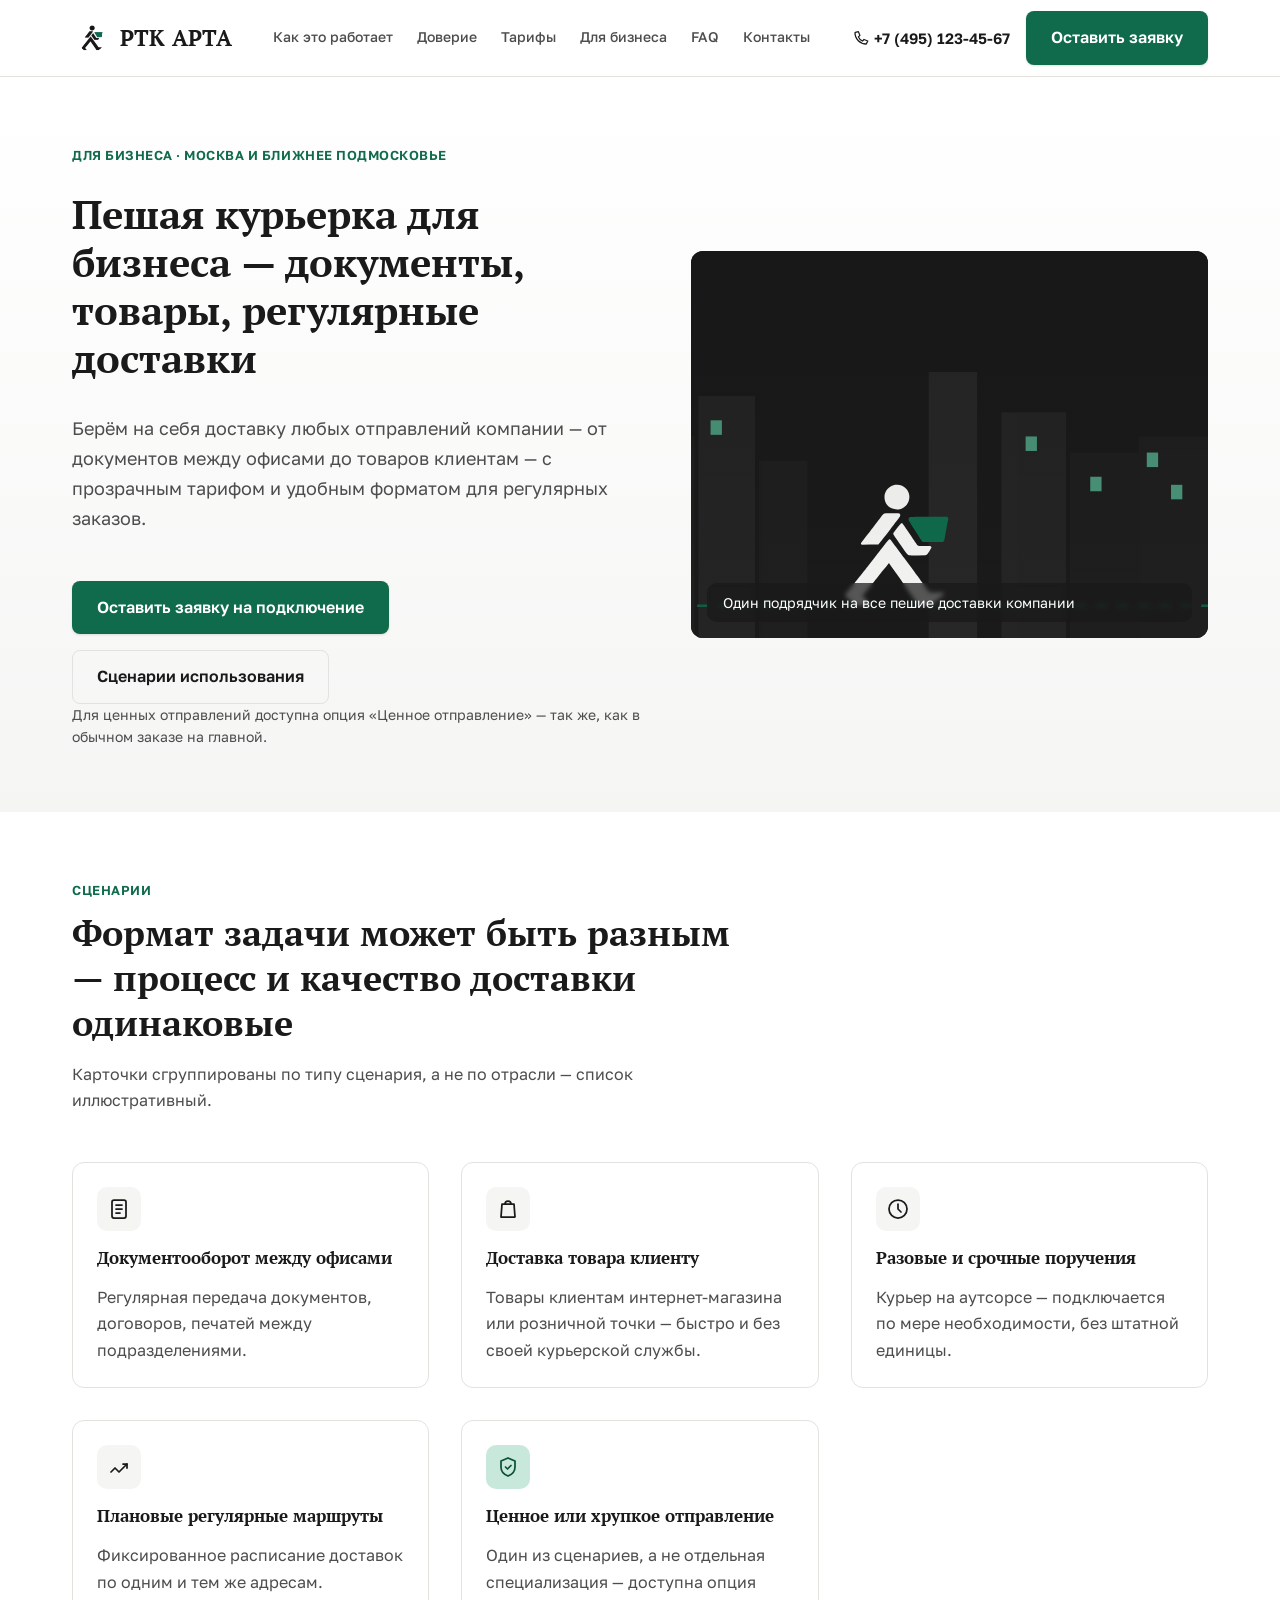
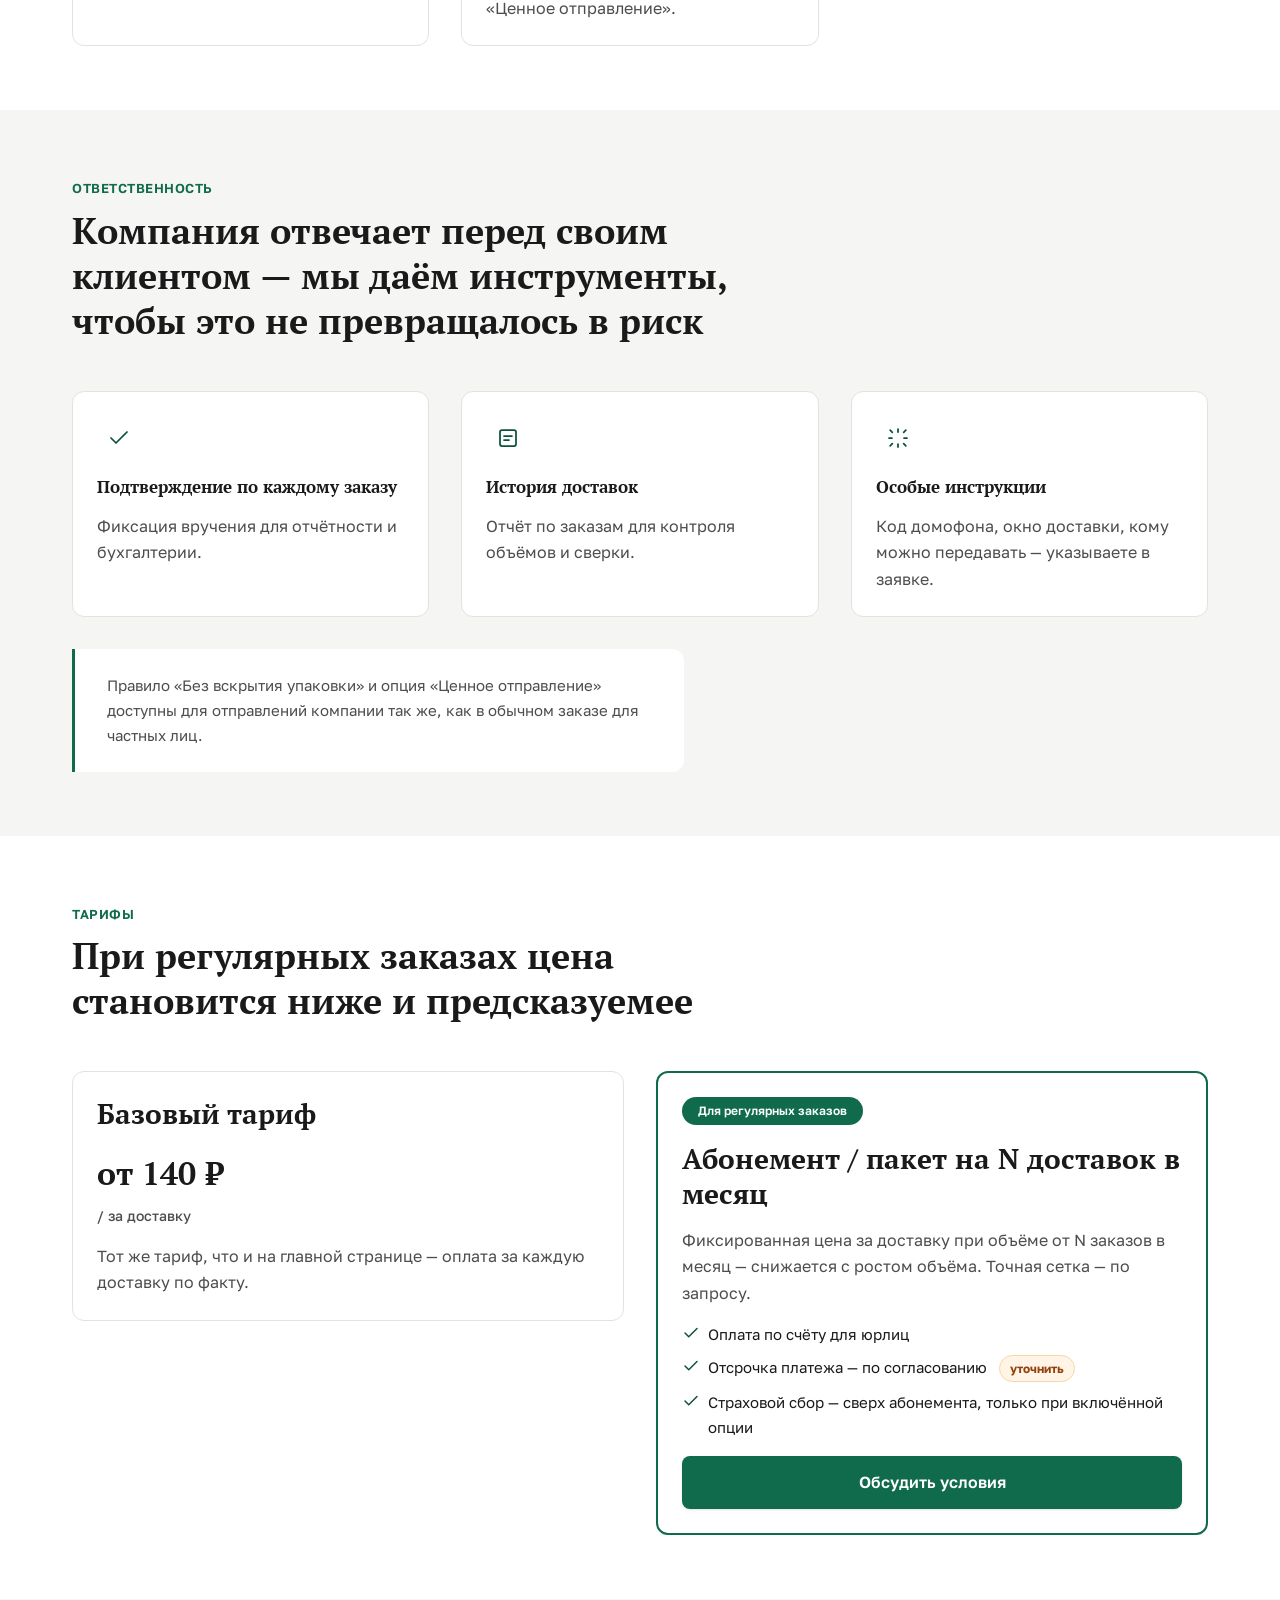
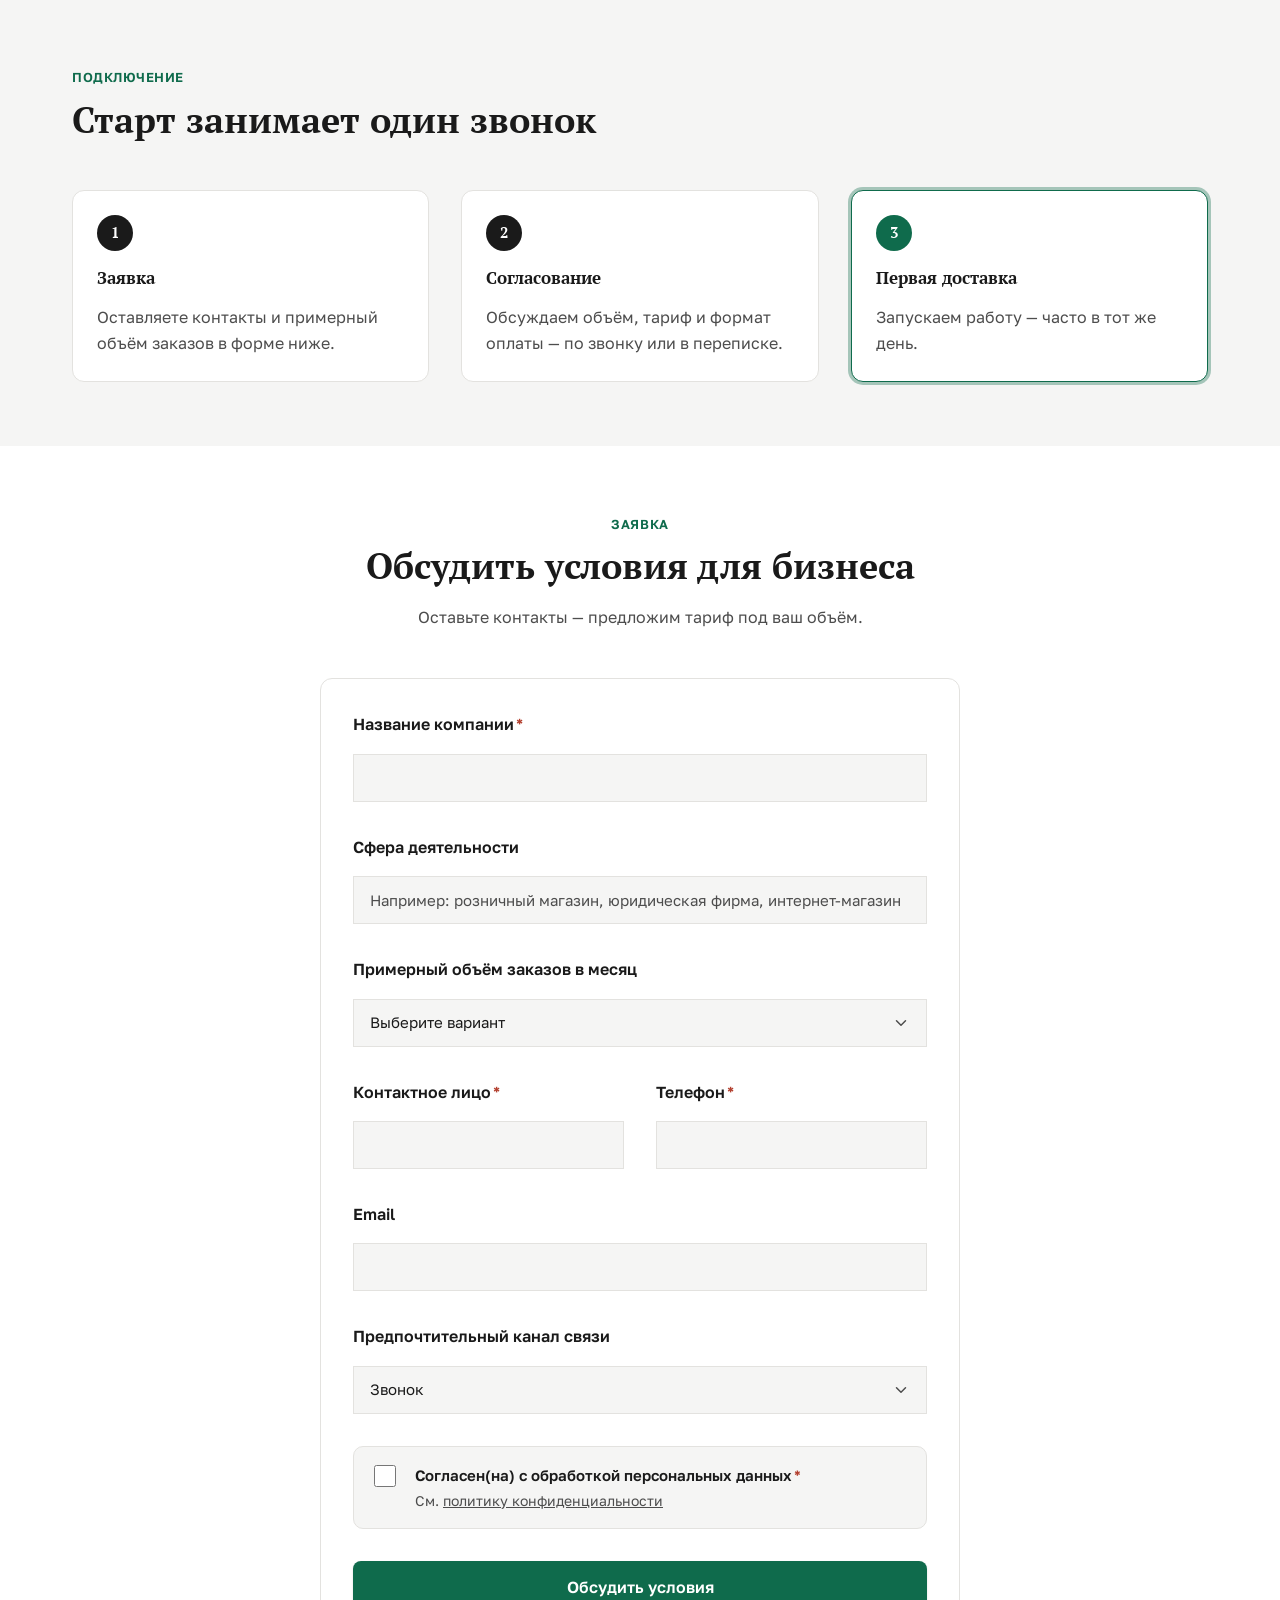
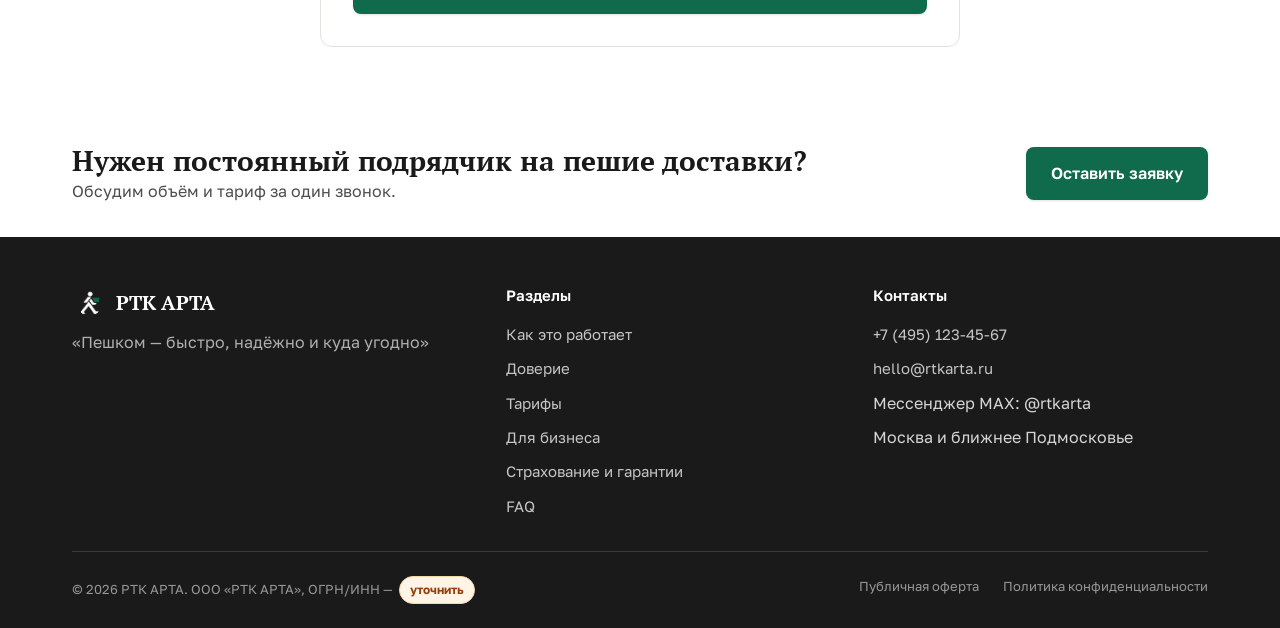
<file: business.html>
<!DOCTYPE html>
<html lang="ru">
<head>
<meta charset="UTF-8">
<meta name="viewport" content="width=device-width, initial-scale=1">
<title>Пешая курьерка для бизнеса — РТК АРТА</title>
<meta name="description" content="Доставка документов, товаров и регулярные маршруты для бизнеса в Москве и ближнем Подмосковье. Абонемент, оплата по счёту, отчётность по каждой доставке.">
<link rel="icon" type="image/x-icon" href="assets/favicon.ico">
<link rel="icon" type="image/png" sizes="32x32" href="assets/favicon-32.png">
<link rel="icon" type="image/png" sizes="16x16" href="assets/favicon-16.png">
<link rel="apple-touch-icon" href="assets/apple-touch-icon.png">
<link rel="preconnect" href="https://fonts.googleapis.com">
<link rel="preconnect" href="https://fonts.gstatic.com" crossorigin>
<link href="https://fonts.googleapis.com/css2?family=PT+Serif:wght@400;700&family=Golos+Text:wght@400;500;600;700&display=swap" rel="stylesheet">
<link rel="stylesheet" href="css/tokens.css">
<link rel="stylesheet" href="css/styles.css">
</head>
<body>
<a class="skip-link" href="#main">Перейти к основному содержанию</a>

<header class="site-header" data-block="header">
  <div class="container site-header__inner">
    <a href="index.html" class="site-header__logo" aria-label="РТК АРТА — пешие курьеры, на главную">
      <img src="assets/logo-icon.png" alt="" width="40" height="40">
      <span class="site-header__wordmark">РТК АРТА</span>
    </a>
    <nav class="site-header__nav" aria-label="Основная навигация">
      <a href="index.html#how-it-works">Как это работает</a>
      <a href="index.html#trust">Доверие</a>
      <a href="index.html#pricing">Тарифы</a>
      <a href="business.html" aria-current="page">Для бизнеса</a>
      <a href="index.html#faq">FAQ</a>
      <a href="index.html#contacts">Контакты</a>
    </nav>
    <div class="site-header__actions">
      <a class="site-header__phone" href="tel:+74951234567">
        <svg width="18" height="18" viewBox="0 0 24 24" fill="none" stroke="currentColor" stroke-width="1.75" stroke-linecap="round" stroke-linejoin="round" aria-hidden="true"><path d="M4 5c0 8.284 6.716 15 15 15l2-4-5-2-2 2c-2.5-1-4.5-3-5.5-5.5l2-2-2-5-4 1z"/></svg>
        +7 (495) 123-45-67
      </a>
      <a class="btn btn--cta site-header__cta" href="#b2b-form">Оставить заявку</a>
      <button class="nav-toggle" type="button" data-nav-toggle aria-expanded="false" aria-controls="mobileNav" aria-label="Открыть меню">
        <span class="nav-toggle__box"><span class="nav-toggle__line"></span><span class="nav-toggle__line"></span><span class="nav-toggle__line"></span></span>
      </button>
    </div>
  </div>
</header>

<div class="mobile-nav" id="mobileNav" data-mobile-nav>
  <ul class="mobile-nav__list">
    <li><a href="index.html#how-it-works">Как это работает</a></li>
    <li><a href="index.html#trust">Доверие</a></li>
    <li><a href="index.html#pricing">Тарифы</a></li>
    <li><a href="#cases">Сценарии для бизнеса</a></li>
    <li><a href="#b2b-pricing">Абонемент</a></li>
    <li><a href="#b2b-form">Оставить заявку</a></li>
    <li><a href="index.html#contacts">Контакты</a></li>
  </ul>
  <div class="mobile-nav__contact">
    <a href="tel:+74951234567">+7 (495) 123-45-67</a>
    <a class="btn btn--cta btn--block" href="#b2b-form">Оставить заявку</a>
  </div>
</div>

<main id="main">

  <!-- ===================== HERO (B2B) ===================== -->
  <section class="hero" data-block="hero-b2b">
    <div class="container hero__grid">
      <div>
        <span class="hero__eyebrow">Для бизнеса · Москва и ближнее Подмосковье</span>
        <h1 class="hero__title">Пешая курьерка для бизнеса — документы, товары, регулярные доставки</h1>
        <p class="hero__lead text-lg text-muted">Берём на себя доставку любых отправлений компании — от документов между офисами до товаров клиентам — с прозрачным тарифом и удобным форматом для регулярных заказов.</p>
        <div class="hero__actions">
          <a href="#b2b-form" class="btn btn--cta">Оставить заявку на подключение</a>
          <a href="#cases" class="btn btn--outline">Сценарии использования</a>
        </div>
        <p class="text-sm text-muted">Для ценных отправлений доступна опция «Ценное отправление» — так же, как в обычном заказе на главной.</p>
      </div>
      <div class="hero__media">
        <img src="assets/hero-city.svg" alt="Пеший курьер РТК АРТА доставляет отправление компании по Москве" loading="eager">
        <p class="hero__media-caption">Один подрядчик на все пешие доставки компании</p>
      </div>
    </div>
  </section>

  <!-- ===================== СЦЕНАРИИ ИСПОЛЬЗОВАНИЯ ===================== -->
  <section class="section section--alt" id="cases" data-block="cases">
    <div class="container">
      <div class="section__header">
        <span class="section__eyebrow">Сценарии</span>
        <h2 class="section__title">Формат задачи может быть разным — процесс и качество доставки одинаковые</h2>
        <p class="text-muted">Карточки сгруппированы по типу сценария, а не по отрасли — список иллюстративный.</p>
      </div>

      <div class="case-grid">
        <article class="case-card">
          <span class="case-card__icon" aria-hidden="true">
            <svg viewBox="0 0 24 24" fill="none" stroke="currentColor" stroke-width="1.75" stroke-linecap="round" stroke-linejoin="round"><rect x="5" y="3" width="14" height="18" rx="2"/><path d="M9 8h6M9 12h6M9 16h4"/></svg>
          </span>
          <h3 class="step-card__title">Документооборот между офисами</h3>
          <p class="text-muted">Регулярная передача документов, договоров, печатей между подразделениями.</p>
        </article>
        <article class="case-card">
          <span class="case-card__icon" aria-hidden="true">
            <svg viewBox="0 0 24 24" fill="none" stroke="currentColor" stroke-width="1.75" stroke-linecap="round" stroke-linejoin="round"><path d="M6 7h12l1 13H5L6 7z"/><path d="M9 7a3 3 0 0 1 6 0"/></svg>
          </span>
          <h3 class="step-card__title">Доставка товара клиенту</h3>
          <p class="text-muted">Товары клиентам интернет-магазина или розничной точки — быстро и без своей курьерской службы.</p>
        </article>
        <article class="case-card">
          <span class="case-card__icon" aria-hidden="true">
            <svg viewBox="0 0 24 24" fill="none" stroke="currentColor" stroke-width="1.75" stroke-linecap="round" stroke-linejoin="round"><circle cx="12" cy="12" r="9"/><path d="M12 7v5l3 3"/></svg>
          </span>
          <h3 class="step-card__title">Разовые и срочные поручения</h3>
          <p class="text-muted">Курьер на аутсорсе — подключается по мере необходимости, без штатной единицы.</p>
        </article>
        <article class="case-card">
          <span class="case-card__icon" aria-hidden="true">
            <svg viewBox="0 0 24 24" fill="none" stroke="currentColor" stroke-width="1.75" stroke-linecap="round" stroke-linejoin="round"><path d="M4 17l4-4 4 4 8-8"/><path d="M16 9h4v4"/></svg>
          </span>
          <h3 class="step-card__title">Плановые регулярные маршруты</h3>
          <p class="text-muted">Фиксированное расписание доставок по одним и тем же адресам.</p>
        </article>
        <article class="case-card case-card--accent">
          <span class="case-card__icon" aria-hidden="true">
            <svg viewBox="0 0 24 24" fill="none" stroke="currentColor" stroke-width="1.75" stroke-linecap="round" stroke-linejoin="round"><path d="M12 3l7 3v6c0 4.5-3 7.5-7 9-4-1.5-7-4.5-7-9V6l7-3z"/><path d="M9.5 12l2 2 3.5-3.5"/></svg>
          </span>
          <h3 class="step-card__title">Ценное или хрупкое отправление</h3>
          <p class="text-muted">Один из сценариев, а не отдельная специализация — доступна опция «Ценное отправление».</p>
        </article>
      </div>
    </div>
  </section>

  <!-- ===================== ГАРАНТИИ ДЛЯ БИЗНЕСА ===================== -->
  <section class="section" data-block="business-guarantees">
    <div class="container">
      <div class="section__header">
        <span class="section__eyebrow">Ответственность</span>
        <h2 class="section__title">Компания отвечает перед своим клиентом — мы даём инструменты, чтобы это не превращалось в риск</h2>
      </div>
      <div class="trust-grid">
        <div class="trust-block">
          <span class="trust-block__icon" aria-hidden="true"><svg viewBox="0 0 24 24" fill="none" stroke="currentColor" stroke-width="1.75" stroke-linecap="round" stroke-linejoin="round"><path d="M4 12l5 5L20 6"/></svg></span>
          <h3 class="step-card__title">Подтверждение по каждому заказу</h3>
          <p class="text-muted">Фиксация вручения для отчётности и бухгалтерии.</p>
        </div>
        <div class="trust-block">
          <span class="trust-block__icon" aria-hidden="true"><svg viewBox="0 0 24 24" fill="none" stroke="currentColor" stroke-width="1.75" stroke-linecap="round" stroke-linejoin="round"><rect x="4" y="4" width="16" height="16" rx="2"/><path d="M8 10h8M8 14h5"/></svg></span>
          <h3 class="step-card__title">История доставок</h3>
          <p class="text-muted">Отчёт по заказам для контроля объёмов и сверки.</p>
        </div>
        <div class="trust-block">
          <span class="trust-block__icon" aria-hidden="true"><svg viewBox="0 0 24 24" fill="none" stroke="currentColor" stroke-width="1.75" stroke-linecap="round" stroke-linejoin="round"><path d="M12 3v3M12 18v3M4.2 4.2l2.1 2.1M17.7 17.7l2.1 2.1M3 12h3M18 12h3M4.2 19.8l2.1-2.1M17.7 6.3l2.1-2.1"/></svg></span>
          <h3 class="step-card__title">Особые инструкции</h3>
          <p class="text-muted">Код домофона, окно доставки, кому можно передавать — указываете в заявке.</p>
        </div>
      </div>
      <p class="trust-note">Правило «Без вскрытия упаковки» и опция «Ценное отправление» доступны для отправлений компании так же, как в обычном заказе для частных лиц.</p>
    </div>
  </section>

  <!-- ===================== ТАРИФЫ И АБОНЕМЕНТ ===================== -->
  <section class="section section--alt" id="b2b-pricing" data-block="b2b-pricing">
    <div class="container">
      <div class="section__header">
        <span class="section__eyebrow">Тарифы</span>
        <h2 class="section__title">При регулярных заказах цена становится ниже и предсказуемее</h2>
      </div>
      <div class="two-col">
        <div class="subscription-card">
          <h3>Базовый тариф</h3>
          <p class="tariff-card__price">от 140 ₽<span> / за доставку</span></p>
          <p class="text-muted">Тот же тариф, что и на главной странице — оплата за каждую доставку по факту.</p>
        </div>
        <div class="subscription-card subscription-card--featured">
          <span class="tariff-card__badge tariff-card__badge--inline">Для регулярных заказов</span>
          <h3>Абонемент / пакет на N доставок в месяц</h3>
          <p class="text-muted">Фиксированная цена за доставку при объёме от N заказов в месяц — снижается с ростом объёма. Точная сетка — по запросу.</p>
          <ul class="tariff-card__list">
            <li><svg viewBox="0 0 24 24" fill="none" stroke="currentColor" stroke-width="2" stroke-linecap="round"><path d="M4 12l5 5L20 6"/></svg>Оплата по счёту для юрлиц</li>
            <li><svg viewBox="0 0 24 24" fill="none" stroke="currentColor" stroke-width="2" stroke-linecap="round"><path d="M4 12l5 5L20 6"/></svg>Отсрочка платежа — по согласованию <span class="todo-flag">уточнить</span></li>
            <li><svg viewBox="0 0 24 24" fill="none" stroke="currentColor" stroke-width="2" stroke-linecap="round"><path d="M4 12l5 5L20 6"/></svg>Страховой сбор — сверх абонемента, только при включённой опции</li>
          </ul>
          <a href="#b2b-form" class="btn btn--cta">Обсудить условия</a>
        </div>
      </div>
    </div>
  </section>

  <!-- ===================== КАК ПОДКЛЮЧИТЬСЯ ===================== -->
  <section class="section" data-block="how-to-connect">
    <div class="container">
      <div class="section__header">
        <span class="section__eyebrow">Подключение</span>
        <h2 class="section__title">Старт занимает один звонок</h2>
      </div>
      <ol class="steps steps--3">
        <li class="step-card">
          <span class="step-card__number">1</span>
          <h3 class="step-card__title">Заявка</h3>
          <p class="text-muted">Оставляете контакты и примерный объём заказов в форме ниже.</p>
        </li>
        <li class="step-card">
          <span class="step-card__number">2</span>
          <h3 class="step-card__title">Согласование</h3>
          <p class="text-muted">Обсуждаем объём, тариф и формат оплаты — по звонку или в переписке.</p>
        </li>
        <li class="step-card step-card--active">
          <span class="step-card__number">3</span>
          <h3 class="step-card__title">Первая доставка</h3>
          <p class="text-muted">Запускаем работу — часто в тот же день.</p>
        </li>
      </ol>
    </div>
  </section>

  <!-- ===================== ФОРМА ЗАЯВКИ B2B ===================== -->
  <section class="section section--alt" id="b2b-form" data-block="b2b-form">
    <div class="container">
      <div class="section__header section__header--center section__header--narrow">
        <span class="section__eyebrow">Заявка</span>
        <h2 class="section__title">Обсудить условия для бизнеса</h2>
        <p class="text-muted">Оставьте контакты — предложим тариф под ваш объём.</p>
      </div>

      <div class="form-card form-card--narrow">
        <form novalidate data-validate-form>
          <div class="form-error-summary" data-error-summary role="alert">
            <h3>Пожалуйста, исправьте поля ниже:</h3>
            <ul></ul>
          </div>

          <div data-form-fields>
            <div class="form-field mb-xl">
              <label for="companyName">Название компании<span class="required-mark">*</span></label>
              <input type="text" id="companyName" name="companyName" required>
              <span class="form-field__error" role="alert"></span>
            </div>
            <div class="form-field mb-xl">
              <label for="companyField">Сфера деятельности</label>
              <input type="text" id="companyField" name="companyField" placeholder="Например: розничный магазин, юридическая фирма, интернет-магазин">
            </div>
            <div class="form-field mb-xl">
              <label for="volume">Примерный объём заказов в месяц</label>
              <select id="volume" name="volume">
                <option value="">Выберите вариант</option>
                <option value="1-10">1–10 доставок</option>
                <option value="10-50">10–50 доставок</option>
                <option value="50-200">50–200 доставок</option>
                <option value="200+">Более 200 доставок</option>
              </select>
            </div>
            <div class="form-grid form-grid--2 mb-xl">
              <div class="form-field">
                <label for="contactPerson">Контактное лицо<span class="required-mark">*</span></label>
                <input type="text" id="contactPerson" name="contactPerson" required>
                <span class="form-field__error" role="alert"></span>
              </div>
              <div class="form-field">
                <label for="b2bPhone">Телефон<span class="required-mark">*</span></label>
                <input type="tel" id="b2bPhone" name="b2bPhone" required autocomplete="tel">
                <span class="form-field__error" role="alert"></span>
              </div>
            </div>
            <div class="form-field mb-xl">
              <label for="b2bEmail">Email</label>
              <input type="email" id="b2bEmail" name="b2bEmail" autocomplete="email">
              <span class="form-field__error" role="alert"></span>
            </div>
            <div class="form-field mb-xl">
              <label for="b2bChannel">Предпочтительный канал связи</label>
              <select id="b2bChannel" name="b2bChannel">
                <option value="call">Звонок</option>
                <option value="max">Мессенджер MAX</option>
                <option value="email">Email</option>
              </select>
            </div>
            <div class="form-field mb-xl">
              <div class="check-row">
                <input type="checkbox" id="b2bConsent" required>
                <div class="check-row__text">
                  <span class="check-row__title">Согласен(на) с обработкой персональных данных<span class="required-mark">*</span></span>
                  <span class="text-sm text-muted">См. <a href="privacy.html" class="link-underline">политику конфиденциальности</a></span>
                </div>
              </div>
              <span class="form-field__error" role="alert"></span>
            </div>
          </div>

          <div data-form-actions>
            <button type="submit" class="btn btn--cta btn--block">Обсудить условия</button>
          </div>

          <div class="form-success" data-form-success tabindex="-1">
            <span class="form-success__icon" aria-hidden="true"><svg viewBox="0 0 24 24" fill="none" stroke="currentColor" stroke-width="2" stroke-linecap="round" stroke-linejoin="round"><path d="M4 12l5 5L20 6"/></svg></span>
            <h3>Заявка принята!</h3>
            <p class="text-muted">Свяжемся в течение рабочего дня. Номер вашей заявки: <strong data-order-number>RTK-247193</strong></p>
          </div>
        </form>
      </div>
    </div>
  </section>

</main>

<div class="footer-cta" data-block="footer-cta">
  <div class="container footer-cta__inner">
    <div>
      <h3>Нужен постоянный подрядчик на пешие доставки?</h3>
      <p class="text-muted">Обсудим объём и тариф за один звонок.</p>
    </div>
    <a href="#b2b-form" class="btn btn--cta">Оставить заявку</a>
  </div>
</div>

<footer class="site-footer" data-block="footer">
  <div class="container">
    <div class="footer-grid">
      <div class="footer-brand">
        <div class="footer-brand__logo">
          <img src="assets/logo-icon-white.png" alt="" width="36" height="36">
          <span>РТК АРТА</span>
        </div>
        <p>«Пешком — быстро, надёжно и куда угодно»</p>
      </div>
      <div class="footer-col">
        <h4>Разделы</h4>
        <ul>
          <li><a href="index.html#how-it-works">Как это работает</a></li>
          <li><a href="index.html#trust">Доверие</a></li>
          <li><a href="index.html#pricing">Тарифы</a></li>
          <li><a href="business.html">Для бизнеса</a></li>
          <li><a href="guarantees.html">Страхование и гарантии</a></li>
          <li><a href="index.html#faq">FAQ</a></li>
        </ul>
      </div>
      <div class="footer-col">
        <h4>Контакты</h4>
        <ul>
          <li><a href="tel:+74951234567">+7 (495) 123-45-67</a></li>
          <li><a href="mailto:hello@rtkarta.ru">hello@rtkarta.ru</a></li>
          <li><span>Мессенджер MAX: @rtkarta</span></li>
          <li><span>Москва и ближнее Подмосковье</span></li>
        </ul>
      </div>
    </div>
    <div class="footer-legal">
      <span>© <span id="year">2026</span> РТК АРТА. ООО «РТК АРТА», ОГРН/ИНН — <span class="todo-flag">уточнить</span></span>
      <div class="footer-legal__links">
        <a href="oferta.html">Публичная оферта</a>
        <a href="privacy.html">Политика конфиденциальности</a>
      </div>
    </div>
  </div>
</footer>

<script>document.getElementById('year').textContent = new Date().getFullYear();</script>
<script src="js/main.js"></script>
</body>
</html>
</file>
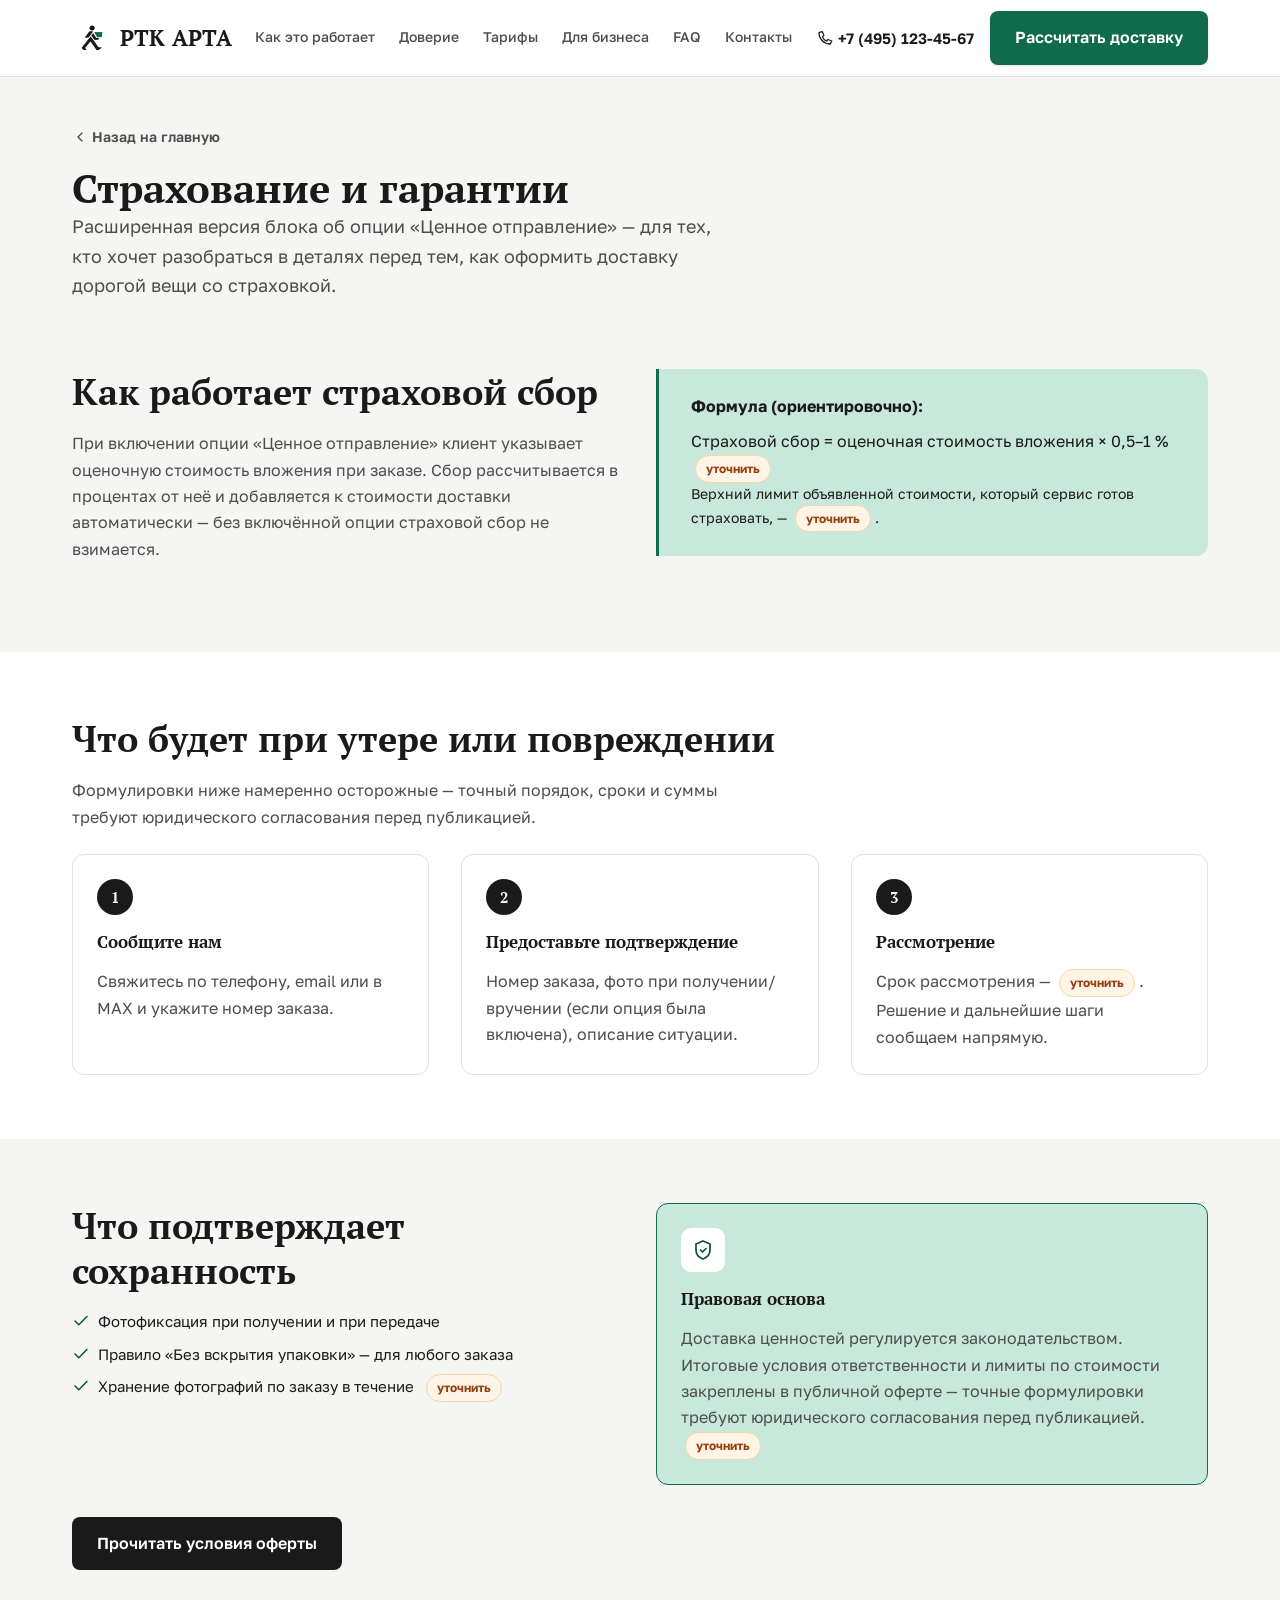
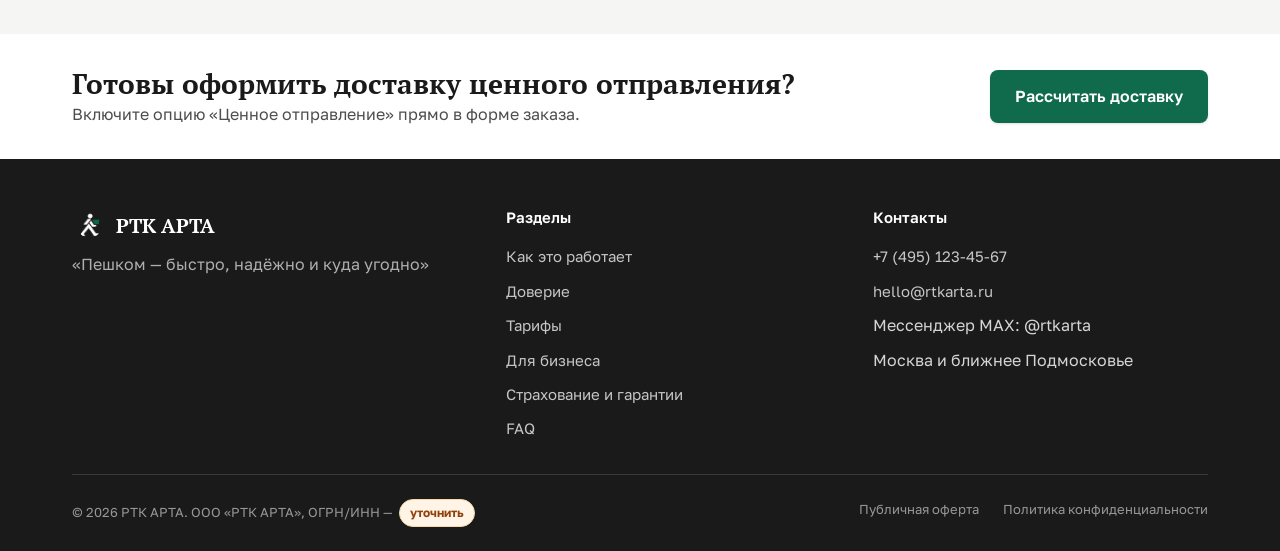
<file: guarantees.html>
<!DOCTYPE html>
<html lang="ru">
<head>
<meta charset="UTF-8">
<meta name="viewport" content="width=device-width, initial-scale=1">
<title>Страхование и гарантии — РТК АРТА</title>
<meta name="description" content="Как работает опция «Ценное отправление»: страховой сбор, фотофиксация, порядок действий при утере или повреждении.">
<link rel="icon" type="image/x-icon" href="assets/favicon.ico">
<link rel="icon" type="image/png" sizes="32x32" href="assets/favicon-32.png">
<link rel="icon" type="image/png" sizes="16x16" href="assets/favicon-16.png">
<link rel="apple-touch-icon" href="assets/apple-touch-icon.png">
<link rel="preconnect" href="https://fonts.googleapis.com">
<link rel="preconnect" href="https://fonts.gstatic.com" crossorigin>
<link href="https://fonts.googleapis.com/css2?family=PT+Serif:wght@400;700&family=Golos+Text:wght@400;500;600;700&display=swap" rel="stylesheet">
<link rel="stylesheet" href="css/tokens.css">
<link rel="stylesheet" href="css/styles.css">
</head>
<body>
<a class="skip-link" href="#main">Перейти к основному содержанию</a>

<header class="site-header" data-block="header">
  <div class="container site-header__inner">
    <a href="index.html" class="site-header__logo" aria-label="РТК АРТА — пешие курьеры, на главную">
      <img src="assets/logo-icon.png" alt="" width="40" height="40">
      <span class="site-header__wordmark">РТК АРТА</span>
    </a>
    <nav class="site-header__nav" aria-label="Основная навигация">
      <a href="index.html#how-it-works">Как это работает</a>
      <a href="index.html#trust">Доверие</a>
      <a href="index.html#pricing">Тарифы</a>
      <a href="business.html">Для бизнеса</a>
      <a href="index.html#faq">FAQ</a>
      <a href="index.html#contacts">Контакты</a>
    </nav>
    <div class="site-header__actions">
      <a class="site-header__phone" href="tel:+74951234567">
        <svg width="18" height="18" viewBox="0 0 24 24" fill="none" stroke="currentColor" stroke-width="1.75" stroke-linecap="round" stroke-linejoin="round" aria-hidden="true"><path d="M4 5c0 8.284 6.716 15 15 15l2-4-5-2-2 2c-2.5-1-4.5-3-5.5-5.5l2-2-2-5-4 1z"/></svg>
        +7 (495) 123-45-67
      </a>
      <a class="btn btn--cta site-header__cta" href="index.html#order-form">Рассчитать доставку</a>
      <button class="nav-toggle" type="button" data-nav-toggle aria-expanded="false" aria-controls="mobileNav" aria-label="Открыть меню">
        <span class="nav-toggle__box"><span class="nav-toggle__line"></span><span class="nav-toggle__line"></span><span class="nav-toggle__line"></span></span>
      </button>
    </div>
  </div>
</header>

<div class="mobile-nav" id="mobileNav" data-mobile-nav>
  <ul class="mobile-nav__list">
    <li><a href="index.html#how-it-works">Как это работает</a></li>
    <li><a href="#fee">Страховой сбор</a></li>
    <li><a href="#claims">Утеря / повреждение</a></li>
    <li><a href="business.html">Для бизнеса</a></li>
    <li><a href="index.html#contacts">Контакты</a></li>
  </ul>
  <div class="mobile-nav__contact">
    <a href="tel:+74951234567">+7 (495) 123-45-67</a>
    <a class="btn btn--cta btn--block" href="index.html#order-form">Рассчитать доставку</a>
  </div>
</div>

<main id="main">

  <div class="page-intro">
    <div class="container">
      <a href="index.html#trust" class="page-intro__back">
        <svg viewBox="0 0 24 24" fill="none" stroke="currentColor" stroke-width="2" stroke-linecap="round" stroke-linejoin="round" aria-hidden="true"><path d="M15 18l-6-6 6-6"/></svg>
        Назад на главную
      </a>
      <h1>Страхование и гарантии</h1>
      <p class="text-lg text-muted page-intro__lead">Расширенная версия блока об опции «Ценное отправление» — для тех, кто хочет разобраться в деталях перед тем, как оформить доставку дорогой вещи со страховкой.</p>
    </div>
  </div>

  <section class="section" id="fee" data-block="insurance-fee">
    <div class="container">
      <div class="two-col">
        <div>
          <h2 class="section__title">Как работает страховой сбор</h2>
          <p class="text-muted">При включении опции «Ценное отправление» клиент указывает оценочную стоимость вложения при заказе. Сбор рассчитывается в процентах от неё и добавляется к стоимости доставки автоматически — без включённой опции страховой сбор не взимается.</p>
        </div>
        <div class="callout">
          <p class="mb-sm"><strong>Формула (ориентировочно):</strong></p>
          <p class="no-measure">Страховой сбор = оценочная стоимость вложения × 0,5–1 % <span class="todo-flag">уточнить</span></p>
          <p class="no-measure text-sm">Верхний лимит объявленной стоимости, который сервис готов страховать, — <span class="todo-flag">уточнить</span>.</p>
        </div>
      </div>
    </div>
  </section>

  <section class="section section--alt" id="claims" data-block="claims-process">
    <div class="container">
      <h2 class="section__title">Что будет при утере или повреждении</h2>
      <p class="text-muted mb-lg">Формулировки ниже намеренно осторожные — точный порядок, сроки и суммы требуют юридического согласования перед публикацией.</p>
      <ol class="steps steps--3">
        <li class="step-card">
          <span class="step-card__number">1</span>
          <h3 class="step-card__title">Сообщите нам</h3>
          <p class="text-muted">Свяжитесь по телефону, email или в MAX и укажите номер заказа.</p>
        </li>
        <li class="step-card">
          <span class="step-card__number">2</span>
          <h3 class="step-card__title">Предоставьте подтверждение</h3>
          <p class="text-muted">Номер заказа, фото при получении/вручении (если опция была включена), описание ситуации.</p>
        </li>
        <li class="step-card">
          <span class="step-card__number">3</span>
          <h3 class="step-card__title">Рассмотрение</h3>
          <p class="text-muted">Срок рассмотрения — <span class="todo-flag">уточнить</span>. Решение и дальнейшие шаги сообщаем напрямую.</p>
        </li>
      </ol>
    </div>
  </section>

  <section class="section" data-block="safety-confirmation">
    <div class="container">
      <div class="two-col">
        <div>
          <h2 class="section__title">Что подтверждает сохранность</h2>
          <ul class="audience-card__list">
            <li><svg viewBox="0 0 24 24" fill="none" stroke="currentColor" stroke-width="2" stroke-linecap="round"><path d="M4 12l5 5L20 6"/></svg>Фотофиксация при получении и при передаче</li>
            <li><svg viewBox="0 0 24 24" fill="none" stroke="currentColor" stroke-width="2" stroke-linecap="round"><path d="M4 12l5 5L20 6"/></svg>Правило «Без вскрытия упаковки» — для любого заказа</li>
            <li><svg viewBox="0 0 24 24" fill="none" stroke="currentColor" stroke-width="2" stroke-linecap="round"><path d="M4 12l5 5L20 6"/></svg>Хранение фотографий по заказу в течение <span class="todo-flag">уточнить</span></li>
          </ul>
        </div>
        <div class="trust-block trust-block--accent">
          <span class="trust-block__icon" aria-hidden="true"><svg viewBox="0 0 24 24" fill="none" stroke="currentColor" stroke-width="1.75" stroke-linecap="round" stroke-linejoin="round"><path d="M12 3l7 3v6c0 4.5-3 7.5-7 9-4-1.5-7-4.5-7-9V6l7-3z"/><path d="M9.5 12l2 2 3.5-3.5"/></svg></span>
          <h3 class="step-card__title">Правовая основа</h3>
          <p class="text-muted">Доставка ценностей регулируется законодательством. Итоговые условия ответственности и лимиты по стоимости закреплены в публичной оферте — точные формулировки требуют юридического согласования перед публикацией. <span class="todo-flag">уточнить</span></p>
        </div>
      </div>
      <div class="mt-xl">
        <a href="oferta.html" class="btn btn--dark">Прочитать условия оферты</a>
      </div>
    </div>
  </section>

</main>

<div class="footer-cta" data-block="footer-cta">
  <div class="container footer-cta__inner">
    <div>
      <h3>Готовы оформить доставку ценного отправления?</h3>
      <p class="text-muted">Включите опцию «Ценное отправление» прямо в форме заказа.</p>
    </div>
    <a href="index.html#order-form" class="btn btn--cta">Рассчитать доставку</a>
  </div>
</div>

<footer class="site-footer" data-block="footer">
  <div class="container">
    <div class="footer-grid">
      <div class="footer-brand">
        <div class="footer-brand__logo">
          <img src="assets/logo-icon-white.png" alt="" width="36" height="36">
          <span>РТК АРТА</span>
        </div>
        <p>«Пешком — быстро, надёжно и куда угодно»</p>
      </div>
      <div class="footer-col">
        <h4>Разделы</h4>
        <ul>
          <li><a href="index.html#how-it-works">Как это работает</a></li>
          <li><a href="index.html#trust">Доверие</a></li>
          <li><a href="index.html#pricing">Тарифы</a></li>
          <li><a href="business.html">Для бизнеса</a></li>
          <li><a href="guarantees.html">Страхование и гарантии</a></li>
          <li><a href="index.html#faq">FAQ</a></li>
        </ul>
      </div>
      <div class="footer-col">
        <h4>Контакты</h4>
        <ul>
          <li><a href="tel:+74951234567">+7 (495) 123-45-67</a></li>
          <li><a href="mailto:hello@rtkarta.ru">hello@rtkarta.ru</a></li>
          <li><span>Мессенджер MAX: @rtkarta</span></li>
          <li><span>Москва и ближнее Подмосковье</span></li>
        </ul>
      </div>
    </div>
    <div class="footer-legal">
      <span>© <span id="year">2026</span> РТК АРТА. ООО «РТК АРТА», ОГРН/ИНН — <span class="todo-flag">уточнить</span></span>
      <div class="footer-legal__links">
        <a href="oferta.html">Публичная оферта</a>
        <a href="privacy.html">Политика конфиденциальности</a>
      </div>
    </div>
  </div>
</footer>

<script>document.getElementById('year').textContent = new Date().getFullYear();</script>
<script src="js/main.js"></script>
</body>
</html>
</file>
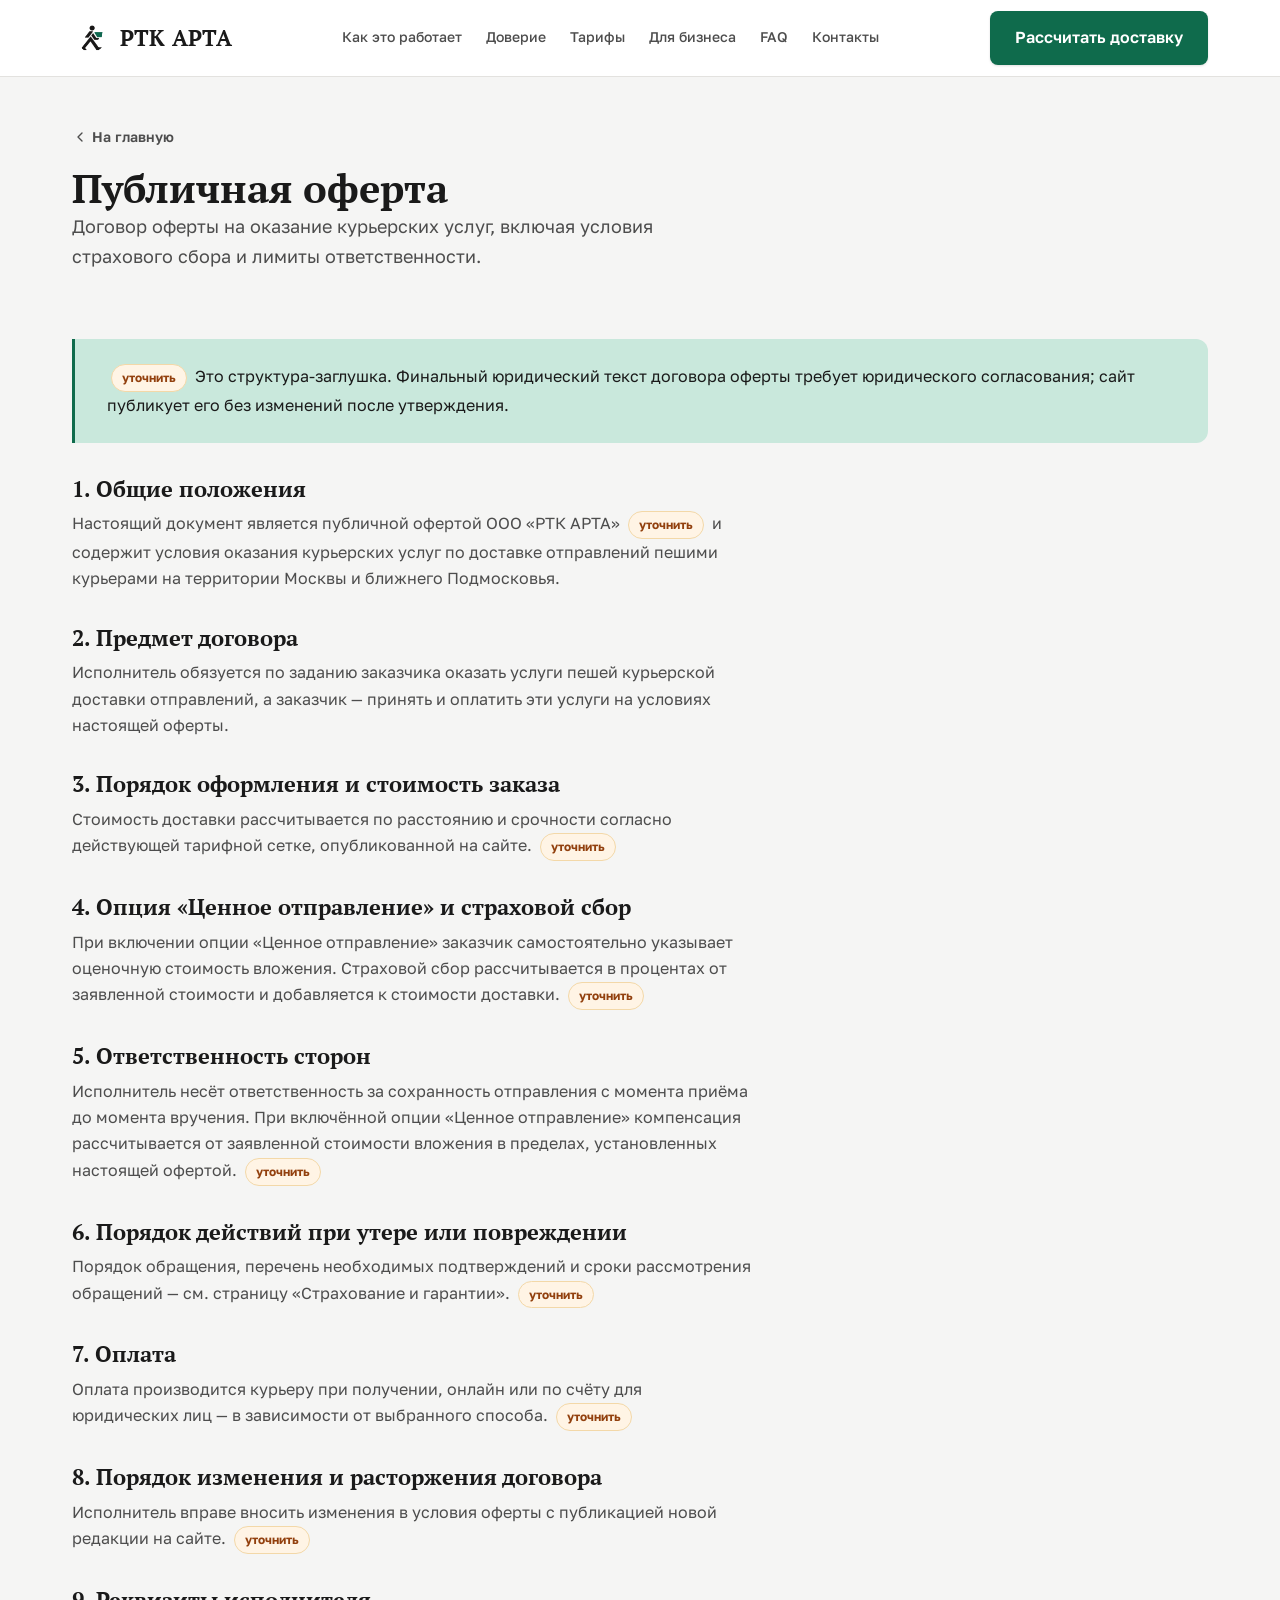
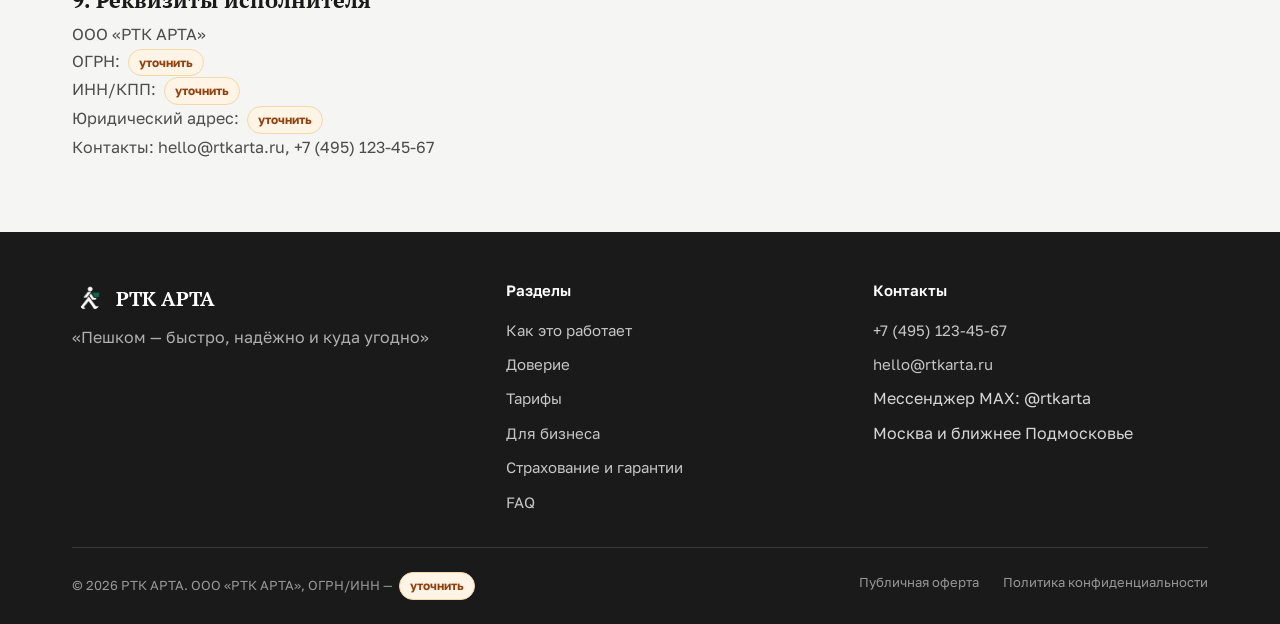
<file: oferta.html>
<!DOCTYPE html>
<html lang="ru">
<head>
<meta charset="UTF-8">
<meta name="viewport" content="width=device-width, initial-scale=1">
<title>Публичная оферта — РТК АРТА</title>
<meta name="description" content="Публичная оферта на оказание курьерских услуг РТК АРТА.">
<link rel="icon" type="image/x-icon" href="assets/favicon.ico">
<link rel="icon" type="image/png" sizes="32x32" href="assets/favicon-32.png">
<link rel="icon" type="image/png" sizes="16x16" href="assets/favicon-16.png">
<link rel="apple-touch-icon" href="assets/apple-touch-icon.png">
<link rel="preconnect" href="https://fonts.googleapis.com">
<link rel="preconnect" href="https://fonts.gstatic.com" crossorigin>
<link href="https://fonts.googleapis.com/css2?family=PT+Serif:wght@400;700&family=Golos+Text:wght@400;500;600;700&display=swap" rel="stylesheet">
<link rel="stylesheet" href="css/tokens.css">
<link rel="stylesheet" href="css/styles.css">
</head>
<body>
<a class="skip-link" href="#main">Перейти к основному содержанию</a>

<header class="site-header" data-block="header">
  <div class="container site-header__inner">
    <a href="index.html" class="site-header__logo" aria-label="РТК АРТА — пешие курьеры, на главную">
      <img src="assets/logo-icon.png" alt="" width="40" height="40">
      <span class="site-header__wordmark">РТК АРТА</span>
    </a>
    <nav class="site-header__nav" aria-label="Основная навигация">
      <a href="index.html#how-it-works">Как это работает</a>
      <a href="index.html#trust">Доверие</a>
      <a href="index.html#pricing">Тарифы</a>
      <a href="business.html">Для бизнеса</a>
      <a href="index.html#faq">FAQ</a>
      <a href="index.html#contacts">Контакты</a>
    </nav>
    <div class="site-header__actions">
      <a class="btn btn--cta site-header__cta" href="index.html#order-form">Рассчитать доставку</a>
      <button class="nav-toggle" type="button" data-nav-toggle aria-expanded="false" aria-controls="mobileNav" aria-label="Открыть меню">
        <span class="nav-toggle__box"><span class="nav-toggle__line"></span><span class="nav-toggle__line"></span><span class="nav-toggle__line"></span></span>
      </button>
    </div>
  </div>
</header>

<div class="mobile-nav" id="mobileNav" data-mobile-nav>
  <ul class="mobile-nav__list">
    <li><a href="index.html">Главная</a></li>
    <li><a href="business.html">Для бизнеса</a></li>
    <li><a href="guarantees.html">Страхование и гарантии</a></li>
    <li><a href="privacy.html">Политика конфиденциальности</a></li>
    <li><a href="index.html#contacts">Контакты</a></li>
  </ul>
  <div class="mobile-nav__contact">
    <a href="tel:+74951234567">+7 (495) 123-45-67</a>
    <a class="btn btn--cta btn--block" href="index.html#order-form">Рассчитать доставку</a>
  </div>
</div>

<main id="main">
  <div class="page-intro">
    <div class="container">
      <a href="index.html" class="page-intro__back">
        <svg viewBox="0 0 24 24" fill="none" stroke="currentColor" stroke-width="2" stroke-linecap="round" stroke-linejoin="round" aria-hidden="true"><path d="M15 18l-6-6 6-6"/></svg>
        На главную
      </a>
      <h1>Публичная оферта</h1>
      <p class="text-lg text-muted page-intro__lead">Договор оферты на оказание курьерских услуг, включая условия страхового сбора и лимиты ответственности.</p>
    </div>
  </div>

  <section class="section" data-block="legal-oferta">
    <div class="container">
      <div class="callout">
        <p class="no-measure"><span class="todo-flag">уточнить</span> Это структура-заглушка. Финальный юридический текст договора оферты требует юридического согласования; сайт публикует его без изменений после утверждения.</p>
      </div>

      <article class="legal-doc">
        <h2>1. Общие положения</h2>
        <p>Настоящий документ является публичной офертой ООО «РТК АРТА» <span class="todo-flag">уточнить</span> и содержит условия оказания курьерских услуг по доставке отправлений пешими курьерами на территории Москвы и ближнего Подмосковья.</p>

        <h2>2. Предмет договора</h2>
        <p>Исполнитель обязуется по заданию заказчика оказать услуги пешей курьерской доставки отправлений, а заказчик — принять и оплатить эти услуги на условиях настоящей оферты.</p>

        <h2>3. Порядок оформления и стоимость заказа</h2>
        <p>Стоимость доставки рассчитывается по расстоянию и срочности согласно действующей тарифной сетке, опубликованной на сайте. <span class="todo-flag">уточнить</span></p>

        <h2>4. Опция «Ценное отправление» и страховой сбор</h2>
        <p>При включении опции «Ценное отправление» заказчик самостоятельно указывает оценочную стоимость вложения. Страховой сбор рассчитывается в процентах от заявленной стоимости и добавляется к стоимости доставки. <span class="todo-flag">уточнить</span></p>

        <h2>5. Ответственность сторон</h2>
        <p>Исполнитель несёт ответственность за сохранность отправления с момента приёма до момента вручения. При включённой опции «Ценное отправление» компенсация рассчитывается от заявленной стоимости вложения в пределах, установленных настоящей офертой. <span class="todo-flag">уточнить</span></p>

        <h2>6. Порядок действий при утере или повреждении</h2>
        <p>Порядок обращения, перечень необходимых подтверждений и сроки рассмотрения обращений — см. страницу <a href="guarantees.html">«Страхование и гарантии»</a>. <span class="todo-flag">уточнить</span></p>

        <h2>7. Оплата</h2>
        <p>Оплата производится курьеру при получении, онлайн или по счёту для юридических лиц — в зависимости от выбранного способа. <span class="todo-flag">уточнить</span></p>

        <h2>8. Порядок изменения и расторжения договора</h2>
        <p>Исполнитель вправе вносить изменения в условия оферты с публикацией новой редакции на сайте. <span class="todo-flag">уточнить</span></p>

        <h2>9. Реквизиты исполнителя</h2>
        <p>ООО «РТК АРТА»<br>ОГРН: <span class="todo-flag">уточнить</span><br>ИНН/КПП: <span class="todo-flag">уточнить</span><br>Юридический адрес: <span class="todo-flag">уточнить</span><br>Контакты: hello@rtkarta.ru, +7 (495) 123-45-67</p>
      </article>
    </div>
  </section>
</main>

<footer class="site-footer" data-block="footer">
  <div class="container">
    <div class="footer-grid">
      <div class="footer-brand">
        <div class="footer-brand__logo">
          <img src="assets/logo-icon-white.png" alt="" width="36" height="36">
          <span>РТК АРТА</span>
        </div>
        <p>«Пешком — быстро, надёжно и куда угодно»</p>
      </div>
      <div class="footer-col">
        <h4>Разделы</h4>
        <ul>
          <li><a href="index.html#how-it-works">Как это работает</a></li>
          <li><a href="index.html#trust">Доверие</a></li>
          <li><a href="index.html#pricing">Тарифы</a></li>
          <li><a href="business.html">Для бизнеса</a></li>
          <li><a href="guarantees.html">Страхование и гарантии</a></li>
          <li><a href="index.html#faq">FAQ</a></li>
        </ul>
      </div>
      <div class="footer-col">
        <h4>Контакты</h4>
        <ul>
          <li><a href="tel:+74951234567">+7 (495) 123-45-67</a></li>
          <li><a href="mailto:hello@rtkarta.ru">hello@rtkarta.ru</a></li>
          <li><span>Мессенджер MAX: @rtkarta</span></li>
          <li><span>Москва и ближнее Подмосковье</span></li>
        </ul>
      </div>
    </div>
    <div class="footer-legal">
      <span>© <span id="year">2026</span> РТК АРТА. ООО «РТК АРТА», ОГРН/ИНН — <span class="todo-flag">уточнить</span></span>
      <div class="footer-legal__links">
        <a href="oferta.html">Публичная оферта</a>
        <a href="privacy.html">Политика конфиденциальности</a>
      </div>
    </div>
  </div>
</footer>

<script>document.getElementById('year').textContent = new Date().getFullYear();</script>
<script src="js/main.js"></script>
</body>
</html>
</file>
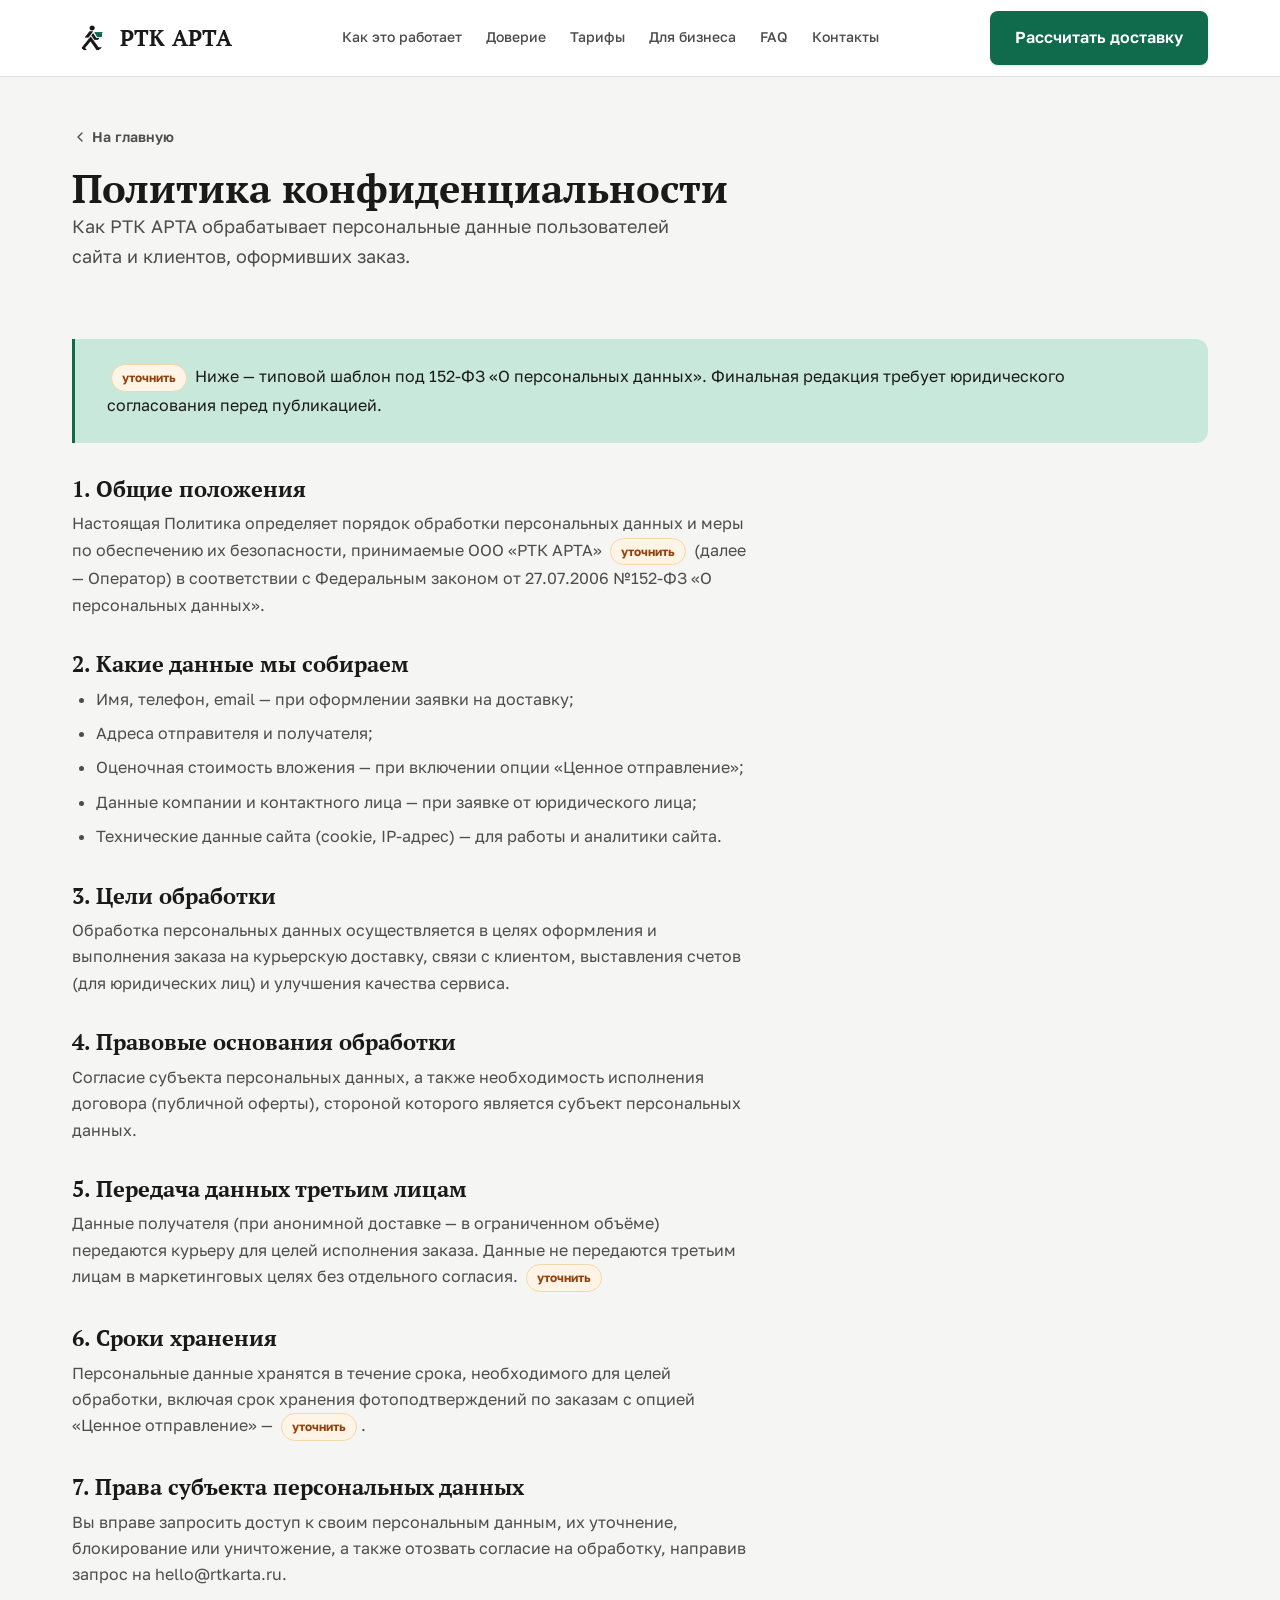
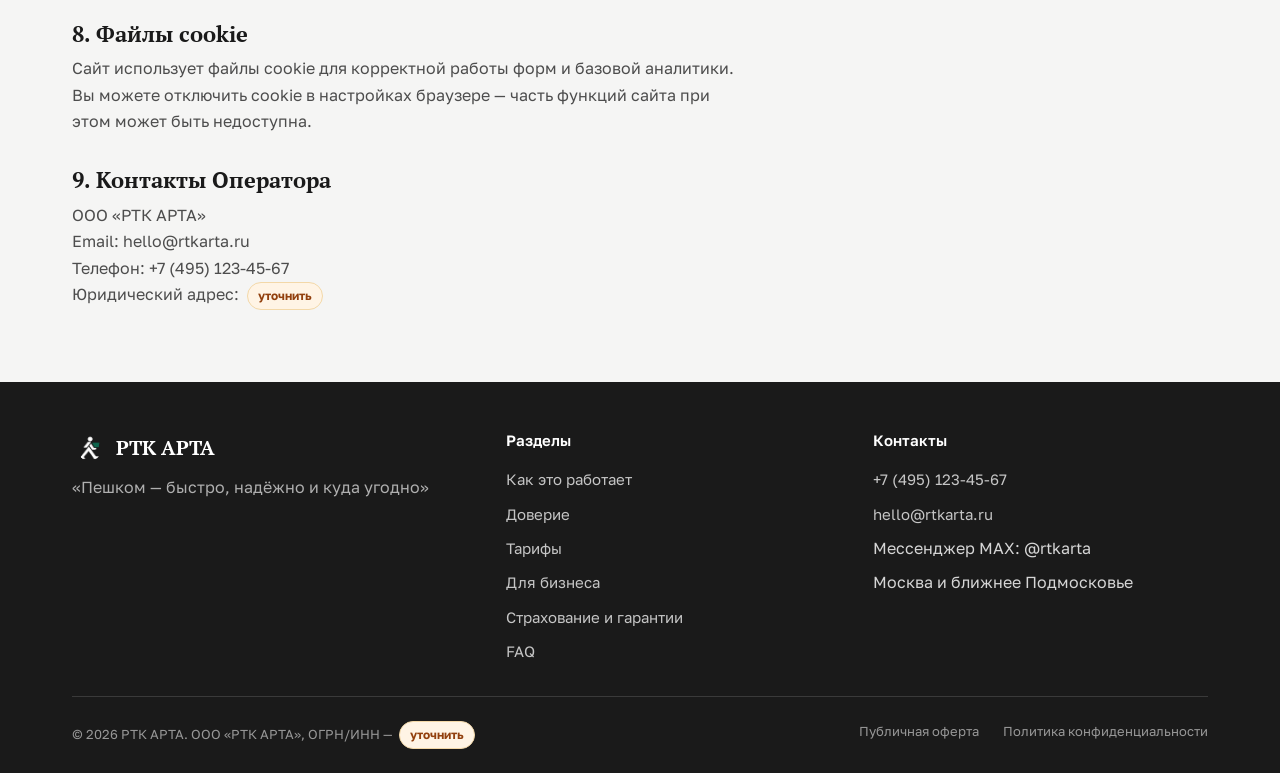
<file: privacy.html>
<!DOCTYPE html>
<html lang="ru">
<head>
<meta charset="UTF-8">
<meta name="viewport" content="width=device-width, initial-scale=1">
<title>Политика конфиденциальности — РТК АРТА</title>
<meta name="description" content="Политика обработки персональных данных РТК АРТА в соответствии с 152-ФЗ.">
<link rel="icon" type="image/x-icon" href="assets/favicon.ico">
<link rel="icon" type="image/png" sizes="32x32" href="assets/favicon-32.png">
<link rel="icon" type="image/png" sizes="16x16" href="assets/favicon-16.png">
<link rel="apple-touch-icon" href="assets/apple-touch-icon.png">
<link rel="preconnect" href="https://fonts.googleapis.com">
<link rel="preconnect" href="https://fonts.gstatic.com" crossorigin>
<link href="https://fonts.googleapis.com/css2?family=PT+Serif:wght@400;700&family=Golos+Text:wght@400;500;600;700&display=swap" rel="stylesheet">
<link rel="stylesheet" href="css/tokens.css">
<link rel="stylesheet" href="css/styles.css">
</head>
<body>
<a class="skip-link" href="#main">Перейти к основному содержанию</a>

<header class="site-header" data-block="header">
  <div class="container site-header__inner">
    <a href="index.html" class="site-header__logo" aria-label="РТК АРТА — пешие курьеры, на главную">
      <img src="assets/logo-icon.png" alt="" width="40" height="40">
      <span class="site-header__wordmark">РТК АРТА</span>
    </a>
    <nav class="site-header__nav" aria-label="Основная навигация">
      <a href="index.html#how-it-works">Как это работает</a>
      <a href="index.html#trust">Доверие</a>
      <a href="index.html#pricing">Тарифы</a>
      <a href="business.html">Для бизнеса</a>
      <a href="index.html#faq">FAQ</a>
      <a href="index.html#contacts">Контакты</a>
    </nav>
    <div class="site-header__actions">
      <a class="btn btn--cta site-header__cta" href="index.html#order-form">Рассчитать доставку</a>
      <button class="nav-toggle" type="button" data-nav-toggle aria-expanded="false" aria-controls="mobileNav" aria-label="Открыть меню">
        <span class="nav-toggle__box"><span class="nav-toggle__line"></span><span class="nav-toggle__line"></span><span class="nav-toggle__line"></span></span>
      </button>
    </div>
  </div>
</header>

<div class="mobile-nav" id="mobileNav" data-mobile-nav>
  <ul class="mobile-nav__list">
    <li><a href="index.html">Главная</a></li>
    <li><a href="business.html">Для бизнеса</a></li>
    <li><a href="guarantees.html">Страхование и гарантии</a></li>
    <li><a href="oferta.html">Публичная оферта</a></li>
    <li><a href="index.html#contacts">Контакты</a></li>
  </ul>
  <div class="mobile-nav__contact">
    <a href="tel:+74951234567">+7 (495) 123-45-67</a>
    <a class="btn btn--cta btn--block" href="index.html#order-form">Рассчитать доставку</a>
  </div>
</div>

<main id="main">
  <div class="page-intro">
    <div class="container">
      <a href="index.html" class="page-intro__back">
        <svg viewBox="0 0 24 24" fill="none" stroke="currentColor" stroke-width="2" stroke-linecap="round" stroke-linejoin="round" aria-hidden="true"><path d="M15 18l-6-6 6-6"/></svg>
        На главную
      </a>
      <h1>Политика конфиденциальности</h1>
      <p class="text-lg text-muted page-intro__lead">Как РТК АРТА обрабатывает персональные данные пользователей сайта и клиентов, оформивших заказ.</p>
    </div>
  </div>

  <section class="section" data-block="legal-privacy">
    <div class="container">
      <div class="callout">
        <p class="no-measure"><span class="todo-flag">уточнить</span> Ниже — типовой шаблон под 152-ФЗ «О персональных данных». Финальная редакция требует юридического согласования перед публикацией.</p>
      </div>

      <article class="legal-doc">
        <h2>1. Общие положения</h2>
        <p>Настоящая Политика определяет порядок обработки персональных данных и меры по обеспечению их безопасности, принимаемые ООО «РТК АРТА» <span class="todo-flag">уточнить</span> (далее — Оператор) в соответствии с Федеральным законом от 27.07.2006 №152-ФЗ «О персональных данных».</p>

        <h2>2. Какие данные мы собираем</h2>
        <ul>
          <li>Имя, телефон, email — при оформлении заявки на доставку;</li>
          <li>Адреса отправителя и получателя;</li>
          <li>Оценочная стоимость вложения — при включении опции «Ценное отправление»;</li>
          <li>Данные компании и контактного лица — при заявке от юридического лица;</li>
          <li>Технические данные сайта (cookie, IP-адрес) — для работы и аналитики сайта.</li>
        </ul>

        <h2>3. Цели обработки</h2>
        <p>Обработка персональных данных осуществляется в целях оформления и выполнения заказа на курьерскую доставку, связи с клиентом, выставления счетов (для юридических лиц) и улучшения качества сервиса.</p>

        <h2>4. Правовые основания обработки</h2>
        <p>Согласие субъекта персональных данных, а также необходимость исполнения договора (публичной оферты), стороной которого является субъект персональных данных.</p>

        <h2>5. Передача данных третьим лицам</h2>
        <p>Данные получателя (при анонимной доставке — в ограниченном объёме) передаются курьеру для целей исполнения заказа. Данные не передаются третьим лицам в маркетинговых целях без отдельного согласия. <span class="todo-flag">уточнить</span></p>

        <h2>6. Сроки хранения</h2>
        <p>Персональные данные хранятся в течение срока, необходимого для целей обработки, включая срок хранения фотоподтверждений по заказам с опцией «Ценное отправление» — <span class="todo-flag">уточнить</span>.</p>

        <h2>7. Права субъекта персональных данных</h2>
        <p>Вы вправе запросить доступ к своим персональным данным, их уточнение, блокирование или уничтожение, а также отозвать согласие на обработку, направив запрос на hello@rtkarta.ru.</p>

        <h2>8. Файлы cookie</h2>
        <p>Сайт использует файлы cookie для корректной работы форм и базовой аналитики. Вы можете отключить cookie в настройках браузере — часть функций сайта при этом может быть недоступна.</p>

        <h2>9. Контакты Оператора</h2>
        <p>ООО «РТК АРТА»<br>Email: hello@rtkarta.ru<br>Телефон: +7 (495) 123-45-67<br>Юридический адрес: <span class="todo-flag">уточнить</span></p>
      </article>
    </div>
  </section>
</main>

<footer class="site-footer" data-block="footer">
  <div class="container">
    <div class="footer-grid">
      <div class="footer-brand">
        <div class="footer-brand__logo">
          <img src="assets/logo-icon-white.png" alt="" width="36" height="36">
          <span>РТК АРТА</span>
        </div>
        <p>«Пешком — быстро, надёжно и куда угодно»</p>
      </div>
      <div class="footer-col">
        <h4>Разделы</h4>
        <ul>
          <li><a href="index.html#how-it-works">Как это работает</a></li>
          <li><a href="index.html#trust">Доверие</a></li>
          <li><a href="index.html#pricing">Тарифы</a></li>
          <li><a href="business.html">Для бизнеса</a></li>
          <li><a href="guarantees.html">Страхование и гарантии</a></li>
          <li><a href="index.html#faq">FAQ</a></li>
        </ul>
      </div>
      <div class="footer-col">
        <h4>Контакты</h4>
        <ul>
          <li><a href="tel:+74951234567">+7 (495) 123-45-67</a></li>
          <li><a href="mailto:hello@rtkarta.ru">hello@rtkarta.ru</a></li>
          <li><span>Мессенджер MAX: @rtkarta</span></li>
          <li><span>Москва и ближнее Подмосковье</span></li>
        </ul>
      </div>
    </div>
    <div class="footer-legal">
      <span>© <span id="year">2026</span> РТК АРТА. ООО «РТК АРТА», ОГРН/ИНН — <span class="todo-flag">уточнить</span></span>
      <div class="footer-legal__links">
        <a href="oferta.html">Публичная оферта</a>
        <a href="privacy.html">Политика конфиденциальности</a>
      </div>
    </div>
  </div>
</footer>

<script>document.getElementById('year').textContent = new Date().getFullYear();</script>
<script src="js/main.js"></script>
</body>
</html>
</file>
<file: css/tokens.css>
/* Design Tokens - Auto-generated */
/* Do not edit directly - modify tokens.json instead */

/* === PRIMITIVES === */
:root {
  --primitive-color-primary-50: #F2F2F2;
  --primitive-color-primary-100: #E0E0E0;
  --primitive-color-primary-200: #B8B8B8;
  --primitive-color-primary-300: #8C8C8C;
  --primitive-color-primary-400: #4D4D4D;
  --primitive-color-primary-500: #1A1A1A;
  --primitive-color-primary-600: #0D0D0D;
  --primitive-color-primary-700: #080808;
  --primitive-color-primary-800: #040404;
  --primitive-color-primary-900: #000000;
  --primitive-color-secondary-50: #FFFFFF;
  --primitive-color-secondary-100: #F5F5F4;
  --primitive-color-secondary-200: #E3E2DF;
  --primitive-color-secondary-300: #D2D0CC;
  --primitive-color-secondary-400: #B5B3AE;
  --primitive-color-secondary-500: #948F89;
  --primitive-color-secondary-600: #726E68;
  --primitive-color-secondary-700: #55514C;
  --primitive-color-secondary-800: #38352F;
  --primitive-color-secondary-900: #201E1A;
  --primitive-color-accent-50: #E9F5F0;
  --primitive-color-accent-100: #C9E8DC;
  --primitive-color-accent-200: #9ED3C0;
  --primitive-color-accent-300: #6FBBA0;
  --primitive-color-accent-400: #4FA184;
  --primitive-color-accent-500: #0F6B4C;
  --primitive-color-accent-600: #0B5239;
  --primitive-color-accent-700: #08402D;
  --primitive-color-accent-800: #052E20;
  --primitive-color-accent-900: #031F16;
  --primitive-color-status-success: #0F6B4C;
  --primitive-color-status-warning: #C1621D;
  --primitive-color-status-error: #B3402F;
  --primitive-color-status-info: #2B6CB0;
  --primitive-color-font-heading: 'PT Serif', Georgia, 'Times New Roman', serif;
  --primitive-color-font-body: 'Golos Text', 'Segoe UI', system-ui, -apple-system, sans-serif;
  --primitive-color-font-mono: 'JetBrains Mono', 'Fira Code', monospace;
  --primitive-color-spacing-xs: 4px;
  --primitive-color-spacing-sm: 8px;
  --primitive-color-spacing-md: 16px;
  --primitive-color-spacing-lg: 24px;
  --primitive-color-spacing-xl: 32px;
  --primitive-color-spacing-2xl: 48px;
  --primitive-color-radius-button: 8px;
  --primitive-color-radius-card: 12px;
  --primitive-color-radius-input: 8px;
  --primitive-color-radius-modal: 16px;
  --primitive-color-radius-pill: 9999px;
}

/* === SEMANTIC === */
:root {
  --color-primary: #1A1A1A;
  --color-primary-hover: #0D0D0D;
  --color-primary-active: #080808;
  --color-primary-light: #4D4D4D;
  --color-primary-lighter: #E0E0E0;
  --color-secondary: #948F89;
  --color-secondary-light: #E3E2DF;
  --color-accent: #0F6B4C;
  --color-accent-hover: #0B5239;
  --color-accent-light: #C9E8DC;
  --color-background: #F5F5F4;
  --color-surface: #FFFFFF;
  --color-text-primary: #1A1A1A;
  --color-text-secondary: #4D4D4D;
  --color-text-inverse: #FFFFFF;
  --color-border: #E3E2DF;
  --color-success: #0F6B4C;
  --color-warning: #C1621D;
  --color-error: #B3402F;
  --color-info: #2B6CB0;
  --font-heading: 'PT Serif', Georgia, 'Times New Roman', serif;
  --font-body: 'Golos Text', 'Segoe UI', system-ui, -apple-system, sans-serif;
}

/* === COMPONENTS === */
:root {
  --button-primary-bg: #1A1A1A;
  --button-primary-bg-hover: #0D0D0D;
  --button-primary-text: #FFFFFF;
  --button-primary-radius: 8px;
  --button-secondary-bg: #0F6B4C;
  --button-secondary-bg-hover: #0B5239;
  --button-secondary-border: #0F6B4C;
  --button-secondary-text: #FFFFFF;
  --button-secondary-radius: 8px;
  --button-tertiary-bg: transparent;
  --button-tertiary-border: #E3E2DF;
  --button-tertiary-text: #1A1A1A;
  --button-tertiary-radius: 8px;
  --card-bg: #FFFFFF;
  --card-border: #E3E2DF;
  --card-radius: 12px;
}
</file>
<file: css/styles.css>
/* ==========================================================================
   РТК АРТА — основные стили сайта
   Подключает /css/tokens.css (design tokens) как единственный источник цвета/шрифтов/радиусов.
   Каждая секция размечена как самостоятельный компонент (data-block) —
   готова к переносу в ACF Flexible Content / PHP partial.

   ШКАЛА ОТСТУПОВ (--space-*) — семантический алиас поверх уже существующих
   примитивов tokens.css (--primitive-color-spacing-*), плюс один новый
   крупный шаг --space-3xl (см. ниже). Роли шагов (обновлено по фидбеку
   «сайт ощущается душно» — сетки карточек и секции раздвинуты):
     --space-xs  (4px)  — микро-корректировки (редко, напр. смещение иконки)
     --space-sm  (8px)  — инлайн-пары иконка+текст, самые тесные соседства
     --space-md  (16px) — внутренний ритм ОДНОЙ карточки/поля (заголовок→
                          текст→список внутри одной карточки, label→input) —
                          этот уровень фидбеком не затронут, не трогаем
     --space-lg  (24px) — паддинг карточек, callout/calculator и т.п.
                          «средние» внутренние отступы компонентов
     --space-xl  (32px) — расстояние МЕЖДУ повторяющимися карточками в любой
                          сетке (steps/trust/tariff/audience/case/contact/
                          badges), отступ МЕЖДУ полями формы, section__header
                          снизу на мобильном, padding секции по вертикали
                          на мобильном
     --space-2xl (48px) — крупные внутренние группы ВНУТРИ одной секции
                          (напр. hero → бейджи, section__header → контент
                          секции на десктопе) — на всех брейкпоинтах,
                          промежуточный «большой» шаг
     --space-3xl (64px) — самый крупный шаг: padding секции по вертикали
                          на десктопе (это и есть расстояние МЕЖДУ секциями
                          целиком). Внутренние группы ОДНОЙ секции (бейджи,
                          section__header) на десктопе НЕ используют этот
                          шаг — иначе внутренняя группировка визуально
                          читается как граница между секциями (см.
                          --space-2xl выше; было скорректировано с 80px —
                          при 80px и межсекционный зазор (160px), и отступ
                          section__header от контента совпадали, из-за чего
                          заголовок «отрывался» от своей секции так же, как
                          от соседней)
   Отступ между двумя соседними секциями = padding-bottom одной + padding-top
   следующей = 2×--space-2xl (96px) на мобильном и 2×--space-3xl (128px) на
   десктопе — одинаково для ВСЕХ секций сайта, включая hero.

   LINE-HEIGHT: для основного текста (body, параграфы, списки, FAQ, легальные
   документы) используется токен --leading-body (1.65) вместо жёстко заданных
   значений — задан один раз на <body> и наследуется везде, где нет своего
   line-height. Заголовки (h1–h4) сохраняют собственные более плотные
   значения (1.2–1.35) — эта правка их не касается.
   ========================================================================== */

/* ---------- Доп. переменные уровня приложения (не входят в tokens.css) ---------- */
:root {
  --container-max: 1200px;
  --gutter: 16px;
  --header-height: 76px;
  --header-height-mobile: 64px;
  --shadow-sm: 0 1px 2px rgba(26, 26, 26, 0.06), 0 1px 3px rgba(26, 26, 26, 0.08);
  --shadow-md: 0 4px 12px rgba(26, 26, 26, 0.08), 0 2px 4px rgba(26, 26, 26, 0.06);
  --shadow-lg: 0 12px 32px rgba(26, 26, 26, 0.12);
  --transition-fast: 150ms ease;
  --transition-base: 220ms ease;
  --focus-ring: 0 0 0 3px rgba(15, 107, 76, 0.35);
  --radius-pill: 9999px;

  /* Семантическая шкала отступов — алиасы на примитивы tokens.css */
  --space-xs: var(--primitive-color-spacing-xs);   /* 4px */
  --space-sm: var(--primitive-color-spacing-sm);   /* 8px */
  --space-md: var(--primitive-color-spacing-md);   /* 16px */
  --space-lg: var(--primitive-color-spacing-lg);   /* 24px */
  --space-xl: var(--primitive-color-spacing-xl);   /* 32px */
  --space-2xl: var(--primitive-color-spacing-2xl); /* 48px */
  --space-3xl: 64px; /* нет примитива в tokens.css — продолжает
                         прогрессию 24→32(+8)→48(+16)→64(+16) */

  /* Line-height токен для основного текста (не для заголовков) */
  --leading-body: 1.65;
}

/* ---------- Reset ---------- */
*,
*::before,
*::after { box-sizing: border-box; }

html {
  scroll-behavior: smooth;
  /* Компенсация sticky-хедера: без этого якорные ссылки/scrollIntoView
     подводят целевой блок под верх страницы, и хедер (position: sticky)
     перекрывает его верхнюю часть. Высота = --header-height-mobile,
     переключается на --header-height на том же брейкпоинте (1024px),
     на котором меняется высота самого .site-header__inner (см. ниже). */
  scroll-padding-top: calc(var(--header-height-mobile) + var(--space-sm));
}

@media (min-width: 1024px) {
  html { scroll-padding-top: calc(var(--header-height) + var(--space-sm)); }
}

@media (prefers-reduced-motion: reduce) {
  html { scroll-behavior: auto; }
  *, *::before, *::after {
    animation-duration: 0.001ms !important;
    animation-iteration-count: 1 !important;
    transition-duration: 0.001ms !important;
    scroll-behavior: auto !important;
  }
}

body, h1, h2, h3, h4, p, figure, blockquote, dl, dd, ul, ol {
  margin: 0;
}

ul, ol { list-style: none; padding: 0; margin: 0; }

img, picture, svg { display: block; max-width: 100%; }

input, button, textarea, select { font: inherit; color: inherit; }

button { cursor: pointer; }

a { color: inherit; text-decoration: none; }

/* ---------- База ---------- */
html { -webkit-text-size-adjust: 100%; }

body {
  font-family: var(--font-body);
  font-size: 16px;
  line-height: var(--leading-body);
  color: var(--color-text-primary);
  background: var(--color-background);
  min-height: 100dvh;
}

h1, h2, h3 {
  font-family: var(--font-heading);
  font-weight: 700;
  line-height: 1.25;
  color: var(--color-text-primary);
}

h4 {
  font-family: var(--font-body);
  font-weight: 600;
  line-height: 1.35;
}

/* Типографическая шкала — из brand-guidelines.md (мобильные размеры базовые,
   десктопные — в media 768px), не меняется этой правкой */
h1 { font-size: 32px; line-height: 1.2; }
h2 { font-size: 28px; }
h3 { font-size: 24px; }
h4 { font-size: 20px; }

@media (min-width: 768px) {
  h1 { font-size: 40px; }
  h2 { font-size: 36px; }
  h3 { font-size: 28px; }
  h4 { font-size: 22px; }
}

.text-lg { font-size: 18px; line-height: 1.65; }
.text-sm { font-size: 14px; line-height: 1.6; }
.text-caption { font-size: 12px; line-height: 1.4; font-weight: 500; letter-spacing: 0.01em; }
.text-muted { color: var(--color-text-secondary); }
.text-accent { color: var(--color-accent); }

p { max-width: 68ch; }
p.no-measure { max-width: none; }

/* ---------- Фокус и доступность ---------- */
:focus-visible {
  outline: 3px solid var(--color-accent);
  outline-offset: 2px;
  border-radius: 4px;
}

.visually-hidden {
  position: absolute !important;
  width: 1px; height: 1px;
  padding: 0; margin: -1px;
  overflow: hidden;
  clip: rect(0,0,0,0);
  white-space: nowrap;
  border: 0;
}

.skip-link {
  position: fixed;
  top: -100px;
  left: 16px;
  z-index: 2000;
  background: var(--color-primary);
  color: #fff;
  padding: var(--space-md) var(--space-lg);
  border-radius: 8px;
  transition: top var(--transition-fast);
}
.skip-link:focus {
  top: 16px;
}

/* ---------- Layout ---------- */
.container {
  width: 100%;
  max-width: var(--container-max);
  margin-inline: auto;
  padding-inline: var(--gutter);
}

@media (min-width: 768px) {
  .container { padding-inline: var(--space-xl); }
}

/* Единый вертикальный ритм секций: одинаковый padding-top/bottom у ВСЕХ
   секций (включая hero) на каждом брейкпоинте — граница между любыми двумя
   секциями сайта всегда одной и той же ширины. */
.section,
.hero {
  padding-block: var(--space-2xl);
}

@media (min-width: 768px) {
  .section,
  .hero { padding-block: var(--space-3xl); }
}

.section--alt { background: var(--color-surface); }

/* margin-bottom на десктопе — var(--space-2xl), не --space-3xl: тот же
   принцип, что и у .badges (см. ниже) — заголовок отделён от СВОЕГО контента,
   а не от соседней секции, поэтому отступ должен быть заметно меньше, чем
   padding секции (--space-3xl), иначе граница «заголовок→контент» читается
   так же, как граница между двумя секциями. */
.section__header {
  max-width: 680px;
  margin-bottom: var(--space-xl);
}
@media (min-width: 768px) {
  .section__header { margin-bottom: var(--space-2xl); }
}

/* Модификатор для секций, где form-card/контент центрирован — чтобы
   заголовок секции визуально совпадал по выравниванию (order-form, b2b-form) */
.section__header--center {
  margin-inline: auto;
  text-align: center;
}

/* Более компактный вариант section__header — для секций с лёгким контентом
   сразу под заголовком (напр. #contacts: три компактные карточки), где
   стандартный отступ (--space-2xl/48px на десктопе, одинаковый для всех
   секций) визуально читается как разрыв/пустота, а не переход между
   секциями. Используется точечно, не меняет общее правило .section__header. */
.section__header--tight { margin-bottom: var(--space-lg); }
@media (min-width: 768px) {
  .section__header--tight { margin-bottom: var(--space-xl); }
}

.section__eyebrow {
  display: inline-block;
  font-size: 13px;
  font-weight: 600;
  letter-spacing: 0.04em;
  text-transform: uppercase;
  color: var(--color-accent);
  margin-bottom: var(--space-sm);
}

.section__title { margin-bottom: var(--space-md); }

/* ---------- Кнопки (CTAButton) ---------- */
.btn {
  display: inline-flex;
  align-items: center;
  justify-content: center;
  gap: var(--space-sm);
  min-height: 48px;
  padding: var(--space-md) var(--space-lg);
  border-radius: var(--button-primary-radius);
  border: 1px solid transparent;
  font-family: var(--font-body);
  font-weight: 600;
  font-size: 16px;
  line-height: 1.2;
  cursor: pointer;
  transition: background var(--transition-fast), border-color var(--transition-fast), color var(--transition-fast), transform var(--transition-fast), box-shadow var(--transition-fast);
  white-space: nowrap;
}
.btn:active { transform: translateY(1px); }

.btn--cta {
  background: var(--button-secondary-bg);
  color: var(--button-secondary-text);
  box-shadow: var(--shadow-sm);
}
.btn--cta:hover { background: var(--button-secondary-bg-hover); box-shadow: var(--shadow-md); }

.btn--dark {
  background: var(--button-primary-bg);
  color: var(--button-primary-text);
}
.btn--dark:hover { background: var(--button-primary-bg-hover); }

.btn--outline {
  background: var(--button-tertiary-bg);
  border-color: var(--button-tertiary-border);
  color: var(--button-tertiary-text);
}
.btn--outline:hover { border-color: var(--color-primary); background: rgba(26,26,26,0.04); }

.btn--block {
  width: 100%;
  /* Полноширинные кнопки могут получать длинный текст (напр. сабмит формы
     заказа) — здесь позволяем перенос вместо .btn's nowrap по умолчанию,
     компактные CTA (.btn--cta без --block, напр. в шапке) остаются в одну
     строку без изменений. */
  white-space: normal;
  text-align: center;
}
.btn--sm { min-height: 40px; padding: var(--space-sm) var(--space-md); font-size: 14px; }

.btn[disabled],
.btn.is-loading {
  opacity: 0.5;
  cursor: not-allowed;
  pointer-events: none;
}

.btn.is-loading { position: relative; color: transparent; }
.btn.is-loading::after {
  content: "";
  position: absolute;
  width: 18px; height: 18px;
  border-radius: 50%;
  border: 2px solid currentColor;
  border-top-color: transparent;
  color: #fff;
  animation: btn-spin 700ms linear infinite;
}
@keyframes btn-spin { to { transform: rotate(360deg); } }

/* ---------- Header / Sticky Nav ---------- */
.site-header {
  position: sticky;
  top: 0;
  z-index: 1000;
  background: var(--color-surface);
  border-bottom: 1px solid var(--color-border);
}

.site-header__inner {
  display: flex;
  align-items: center;
  justify-content: space-between;
  gap: var(--space-md);
  height: var(--header-height-mobile);
}
@media (min-width: 1024px) {
  .site-header__inner { height: var(--header-height); }
}

.site-header__logo {
  display: flex;
  align-items: center;
  gap: var(--space-sm);
  flex-shrink: 0;
}
.site-header__logo img {
  height: 32px;
  width: 32px;
}
.site-header__wordmark {
  font-family: var(--font-heading);
  font-weight: 700;
  font-size: 18px;
  letter-spacing: 0.01em;
  color: var(--color-text-primary);
  white-space: nowrap;
}
@media (min-width: 1024px) {
  .site-header__logo img { height: 40px; width: 40px; }
  .site-header__wordmark { font-size: 22px; }
}

/* Полная навигация показывается только там, где ей гарантированно хватает
   места (>= ширины контейнера), иначе пункты меню начинают переноситься —
   до этой ширины работает бургер-меню. */
.site-header__nav {
  display: none;
}
@media (min-width: 1200px) {
  .site-header__nav {
    display: flex;
    align-items: center;
    gap: var(--space-md);
    flex: 1;
    justify-content: center;
  }
  .site-header__nav a {
    font-size: 14px;
    font-weight: 500;
    color: var(--color-text-secondary);
    padding: var(--space-sm) var(--space-xs);
    border-bottom: 2px solid transparent;
    white-space: nowrap;
    transition: color var(--transition-fast), border-color var(--transition-fast);
  }
  .site-header__nav a:hover,
  .site-header__nav a:focus-visible {
    color: var(--color-text-primary);
    border-bottom-color: var(--color-accent);
  }
}

.site-header__actions {
  display: flex;
  align-items: center;
  gap: var(--space-md);
}

.site-header__phone {
  display: none;
  font-weight: 600;
  font-size: 15px;
  white-space: nowrap;
}
@media (min-width: 900px) {
  .site-header__phone { display: inline-flex; align-items: center; gap: var(--space-xs); }
}

.site-header__cta { display: none; }
@media (min-width: 640px) {
  .site-header__cta { display: inline-flex; }
}

/* Burger */
.nav-toggle {
  display: inline-flex;
  align-items: center;
  justify-content: center;
  width: 48px;
  height: 48px;
  background: transparent;
  border: 1px solid var(--color-border);
  border-radius: 8px;
  flex-shrink: 0;
}
@media (min-width: 1200px) {
  .nav-toggle { display: none; }
}
.nav-toggle__box {
  position: relative;
  width: 20px;
  height: 14px;
}
.nav-toggle__line {
  position: absolute;
  left: 0;
  width: 100%;
  height: 2px;
  background: var(--color-text-primary);
  border-radius: 2px;
  transition: transform var(--transition-base), opacity var(--transition-base), top var(--transition-base);
}
.nav-toggle__line:nth-child(1) { top: 0; }
.nav-toggle__line:nth-child(2) { top: 6px; }
.nav-toggle__line:nth-child(3) { top: 12px; }

.nav-toggle[aria-expanded="true"] .nav-toggle__line:nth-child(1) { top: 6px; transform: rotate(45deg); }
.nav-toggle[aria-expanded="true"] .nav-toggle__line:nth-child(2) { opacity: 0; }
.nav-toggle[aria-expanded="true"] .nav-toggle__line:nth-child(3) { top: 6px; transform: rotate(-45deg); }

/* Мобильное меню */
.mobile-nav {
  position: fixed;
  inset: 0;
  top: var(--header-height-mobile);
  background: var(--color-surface);
  z-index: 999;
  transform: translateY(-8px);
  opacity: 0;
  visibility: hidden;
  transition: opacity var(--transition-base), transform var(--transition-base), visibility var(--transition-base);
  overflow-y: auto;
  padding: var(--space-lg) var(--gutter) var(--space-2xl);
}
.mobile-nav.is-open {
  opacity: 1;
  visibility: visible;
  transform: translateY(0);
}
@media (min-width: 1200px) {
  .mobile-nav { display: none; }
}
.mobile-nav__list {
  display: flex;
  flex-direction: column;
  gap: var(--space-xs);
  margin-bottom: var(--space-lg);
}
.mobile-nav__list a {
  display: block;
  padding: var(--space-md) var(--space-md);
  font-size: 18px;
  font-weight: 600;
  border-radius: 8px;
  min-height: 44px;
}
.mobile-nav__list a:hover,
.mobile-nav__list a:focus-visible {
  background: var(--color-background);
}
.mobile-nav__contact {
  border-top: 1px solid var(--color-border);
  padding-top: var(--space-lg);
  display: flex;
  flex-direction: column;
  gap: var(--space-md);
}
.mobile-nav__contact a { font-weight: 600; }

body.nav-open { overflow: hidden; }

/* ---------- Hero ---------- */
.hero {
  background: linear-gradient(180deg, var(--color-surface) 0%, var(--color-background) 100%);
}

.hero__grid {
  display: grid;
  gap: var(--space-xl);
  align-items: center;
}
@media (min-width: 1024px) {
  .hero__grid { grid-template-columns: 1.05fr 0.95fr; gap: var(--space-2xl); }
}

.hero__eyebrow {
  display: inline-flex;
  align-items: center;
  gap: var(--space-sm);
  font-size: 13px;
  font-weight: 600;
  color: var(--color-accent);
  text-transform: uppercase;
  letter-spacing: 0.04em;
  margin-bottom: var(--space-lg);
}

.hero__title { margin-bottom: var(--space-xl); max-inline-size: 22ch; }
.hero__lead { margin-bottom: var(--space-2xl); }

.hero__actions {
  display: flex;
  flex-direction: column;
  align-items: stretch;
  flex-wrap: wrap;
  gap: var(--space-md);
  margin-bottom: 0;
}
.hero__actions .btn {
  width: 100%;
  white-space: normal;
  text-align: center;
}
@media (min-width: 768px) {
  .hero__actions {
    flex-direction: row;
    align-items: center;
  }
  .hero__actions .btn {
    width: auto;
    white-space: nowrap;
  }
}

.hero__media {
  position: relative;
  border-radius: var(--card-radius);
  overflow: hidden;
  aspect-ratio: 4 / 3;
  background: var(--color-primary);
}
.hero__media img {
  width: 100%; height: 100%;
  object-fit: cover;
}
.hero__media-caption {
  position: absolute;
  left: var(--space-md); right: var(--space-md); bottom: var(--space-md);
  background: rgba(26,26,26,0.72);
  color: #fff;
  padding: var(--space-sm) var(--space-md);
  border-radius: 10px;
  font-size: 14px;
  backdrop-filter: blur(2px);
}

/* Feature badges
   margin-top контейнера — var(--space-2xl) на ВСЕХ брейкпоинтах (раньше на
   десктопе стоял var(--space-3xl)/80px — тот же шаг, что и padding-bottom
   секции, т.е. полноценный отступ МЕЖДУ секциями). Бейджи — внутренняя
   группа hero, а не отдельная секция, поэтому её отступ от контента hero
   должен быть заметно меньше, чем граница между секциями — иначе блок
   визуально "отрывается" и выглядит так, будто у него самого избыточные
   паддинги. Сам .feature-badge (padding/gap) не трогаем — он уже совпадает
   с .tariff-card/.audience-card/.contact-card (--space-lg/--space-md). */
.badges {
  display: grid;
  gap: var(--space-xl);
  margin-top: var(--space-2xl);
}
@media (min-width: 640px) {
  .badges { grid-template-columns: repeat(3, 1fr); }
}

.feature-badge {
  display: flex;
  align-items: flex-start;
  gap: var(--space-sm);
  padding: var(--space-lg);
  background: var(--color-surface);
  border: 1px solid var(--color-border);
  border-radius: var(--card-radius);
}
.feature-badge__icon {
  flex-shrink: 0;
  width: 40px; height: 40px;
  border-radius: 10px;
  background: var(--color-accent-light);
  color: var(--color-accent-hover);
  display: flex;
  align-items: center;
  justify-content: center;
}
.feature-badge__icon svg { width: 22px; height: 22px; }
/* align-items: flex-start у .feature-badge — иконка прижата к верху блока,
   а не центрируется относительно всего текста (заголовок+описание): при
   центровке высота текста менялась от бейджа к бейджу (1–2 строки описания),
   и иконка "гуляла" по вертикали — с flex-start она всегда у верхнего края.
   Явный line-height у заголовка нужен, чтобы короткий bold-текст не "плыл"
   вместе с глобальным --leading-body (1.65) — это компактный UI-лейбл, а не
   абзац. */
.feature-badge__title { font-weight: 600; font-size: 15px; line-height: 1.3; margin-bottom: 2px; }

/* ---------- Steps (how it works) ---------- */
.steps {
  display: grid;
  gap: var(--space-xl);
  counter-reset: step;
}
@media (min-width: 768px) {
  .steps { grid-template-columns: repeat(2, 1fr); }
}
@media (min-width: 1024px) {
  .steps--3 { grid-template-columns: repeat(3, 1fr); }
}

/* .steps--5 — нечётное число карточек (5), поэтому фиксированная grid-сетка
   с постоянным числом колонок (3 или 2) на большинстве десктопных ширин
   оставляет неполный последний ряд прижатым к левому краю (напр. 3+2 на
   1024px+) — читается как случайный перенос, а не осознанный макет.
   Начиная с планшета переводим .steps--5 на flex-wrap + justify-content:
   center с фиксированной шириной карточки (flex-basis/max-width, с учётом
   gap) — неполный последний ряд центрируется под серединой предыдущего и
   выглядит как намеренная двухрядная (или трёхрядная на планшете) раскладка
   на любой ширине: 2+2+1 на планшете, 3+2 на 1024px и шире.
   Раньше с 1440px переводили в один ряд из 5 — но контейнер сайта везде
   ограничен max-width:1200px (это общее выравнивание всех секций, менять
   точечно нельзя), и 5 колонок внутри него получались слишком узкими —
   текст рвался на 5–6 строк. Оставляем 3+2 на всех десктопных ширинах:
   карточка стабильно ~357px независимо от того, насколько широк экран. */
@media (min-width: 768px) {
  .steps--5 {
    display: flex;
    flex-wrap: wrap;
    justify-content: center;
  }
  .steps--5 .step-card {
    flex-grow: 0;
    flex-shrink: 1;
    flex-basis: calc(50% - var(--space-xl) / 2);
    max-width: calc(50% - var(--space-xl) / 2);
  }
}
@media (min-width: 1024px) {
  .steps--5 .step-card {
    flex-basis: calc((100% - 2 * var(--space-xl)) / 3);
    max-width: calc((100% - 2 * var(--space-xl)) / 3);
  }
}

.step-card {
  position: relative;
  background: var(--color-surface);
  border: 1px solid var(--color-border);
  border-radius: var(--card-radius);
  padding: var(--space-lg);
  display: flex;
  flex-direction: column;
  gap: var(--space-md);
}
.step-card__number {
  display: inline-flex;
  align-items: center;
  justify-content: center;
  width: 36px; height: 36px;
  border-radius: 50%;
  background: var(--color-primary);
  color: #fff;
  font-family: var(--font-heading);
  font-weight: 700;
  font-size: 15px;
}
.step-card__title { font-size: 17px; }
.step-card--active {
  border-color: var(--color-accent);
  box-shadow: var(--focus-ring);
}
.step-card--active .step-card__number { background: var(--color-accent); }

/* ---------- Trust ---------- */
.trust-grid {
  display: grid;
  gap: var(--space-xl);
}
@media (min-width: 768px) {
  .trust-grid { grid-template-columns: repeat(3, 1fr); }
}

.trust-block {
  background: var(--color-surface);
  border: 1px solid var(--color-border);
  border-radius: var(--card-radius);
  padding: var(--space-lg);
  display: flex;
  flex-direction: column;
  gap: var(--space-md);
}
.trust-block--accent {
  border-color: var(--color-accent);
  background: var(--color-accent-light);
}
.trust-block__icon {
  width: 44px; height: 44px;
  border-radius: 10px;
  background: var(--color-surface);
  display: flex; align-items: center; justify-content: center;
  color: var(--color-accent-hover);
}
.trust-block__icon svg { width: 24px; height: 24px; }

.trust-note {
  margin-top: var(--space-xl);
  padding: var(--space-lg) var(--space-xl);
  border-left: 3px solid var(--color-accent);
  background: var(--color-surface);
  border-radius: 0 var(--card-radius) var(--card-radius) 0;
  font-size: 15px;
  color: var(--color-text-secondary);
}

/* ---------- Pricing ---------- */
.tariff-grid {
  display: grid;
  gap: var(--space-xl);
  align-items: stretch;
}
@media (min-width: 768px) {
  .tariff-grid { grid-template-columns: repeat(3, 1fr); }
}

.tariff-card {
  position: relative;
  background: var(--color-surface);
  border: 1px solid var(--color-border);
  border-radius: var(--card-radius);
  padding: var(--space-lg);
  display: flex;
  flex-direction: column;
  gap: var(--space-md);
  height: 100%;
}
.tariff-card--featured {
  border: 2px solid var(--color-accent);
  box-shadow: var(--shadow-md);
}
.tariff-card__badge {
  position: absolute;
  top: -13px; left: var(--space-lg);
  background: var(--color-accent);
  color: #fff;
  font-size: 12px;
  font-weight: 600;
  padding: var(--space-xs) var(--space-md);
  border-radius: var(--radius-pill);
}
.tariff-card__price {
  display: flex;
  flex-direction: column;
  gap: var(--space-xs);
  font-family: var(--font-heading);
  font-size: 32px;
  font-weight: 700;
}
.tariff-card__price span {
  font-family: var(--font-body);
  font-size: 14px;
  font-weight: 500;
  color: var(--color-text-secondary);
}
.tariff-card__list { display: flex; flex-direction: column; gap: var(--space-sm); margin-top: auto; }
.tariff-card__list li {
  display: flex;
  gap: var(--space-sm);
  font-size: 15px;
  align-items: flex-start;
}
.tariff-card__list svg {
  flex-shrink: 0;
  width: 18px; height: 18px;
  margin-top: 2px;
  color: var(--color-accent-hover);
}

.pricing-note {
  margin-top: var(--space-lg);
  margin-bottom: var(--space-lg);
  font-size: 14px;
  color: var(--color-text-secondary);
}

.pricing-cta-banner {
  margin-top: var(--space-xl);
  padding: var(--space-lg);
  background: var(--color-primary);
  color: #fff;
  border-radius: var(--card-radius);
  display: flex;
  flex-direction: column;
  align-items: stretch;
  flex-wrap: wrap;
  justify-content: space-between;
  gap: var(--space-md);
}
.pricing-cta-banner .btn {
  width: 100%;
  white-space: normal;
  text-align: center;
}
@media (min-width: 768px) {
  .pricing-cta-banner {
    flex-direction: row;
    align-items: center;
  }
  .pricing-cta-banner .btn {
    width: auto;
    white-space: nowrap;
  }
}
.pricing-cta-banner p { color: rgba(255,255,255,0.75); margin-top: var(--space-xs); }
/* h1–h3 всегда получают --color-text-primary (см. глобальное правило выше) —
   специфичность type-селектора бьёт унаследованный от родителя color:#fff,
   поэтому для заголовка на тёмном фоне баннера нужно явное правило. */
.pricing-cta-banner h3 { color: #fff; }

/* Calculator */
.calculator {
  background: var(--color-surface);
  border: 1px solid var(--color-border);
  border-radius: var(--card-radius);
  padding: var(--space-xl);
  margin-top: var(--space-2xl);
}
.calculator__grid {
  display: grid;
  gap: var(--space-lg);
  margin-bottom: var(--space-xl);
}
@media (min-width: 768px) {
  /* Раньше здесь было 3 колонки (расстояние/срочность/стоимость вложения) —
     поле стоимости переехало ниже чекбокса опции (см. index.html), в гриде
     остались только расстояние и срочность. */
  .calculator__grid { grid-template-columns: repeat(2, 1fr); align-items: end; }
}
.calculator__result {
  display: flex;
  flex-direction: column;
  align-items: stretch;
  flex-wrap: wrap;
  gap: var(--space-md);
  background: var(--color-background);
  border-radius: 10px;
  padding: var(--space-md) var(--space-lg);
}
.calculator__result .btn {
  width: 100%;
}
@media (min-width: 768px) {
  .calculator__result {
    flex-direction: row;
    align-items: center;
    justify-content: space-between;
  }
  .calculator__result .btn {
    width: auto;
  }
}
.calculator__result-value {
  font-family: var(--font-heading);
  font-size: 28px;
  font-weight: 700;
  color: var(--color-accent-hover);
}
.calculator__insurance-row {
  display: flex;
  align-items: center;
  gap: var(--space-sm);
  margin-bottom: var(--space-lg);
}

/* ---------- For whom ---------- */
.audience-grid {
  display: grid;
  gap: var(--space-xl);
  align-items: stretch;
}
@media (min-width: 900px) {
  .audience-grid { grid-template-columns: repeat(2, 1fr); }
}
.audience-card {
  background: var(--color-surface);
  border: 1px solid var(--color-border);
  border-radius: var(--card-radius);
  padding: var(--space-lg);
  display: flex;
  flex-direction: column;
  gap: var(--space-md);
  height: 100%;
}
.audience-card__list { display: flex; flex-direction: column; gap: var(--space-sm); margin: 4px 0 var(--space-sm); }
.audience-card__list li {
  display: flex; gap: var(--space-sm); align-items: flex-start; font-size: 15px;
}
.audience-card__list svg { flex-shrink: 0; width: 18px; height: 18px; margin-top: 3px; color: var(--color-accent-hover); }
/* Кнопка карточки всегда прижата к низу — так обе карточки (частные лица /
   бизнес) выравниваются по кнопке, даже если текста в них разное количество */
.audience-card > .btn { margin-top: auto; }

/* ---------- Case cards (business) ---------- */
.case-grid {
  display: grid;
  gap: var(--space-xl);
}
@media (min-width: 640px) {
  .case-grid { grid-template-columns: repeat(2, 1fr); }
}
@media (min-width: 1100px) {
  .case-grid { grid-template-columns: repeat(3, 1fr); }
}
.case-card {
  background: var(--color-surface);
  border: 1px solid var(--color-border);
  border-radius: var(--card-radius);
  padding: var(--space-lg);
  display: flex;
  flex-direction: column;
  gap: var(--space-md);
  height: 100%;
}
.case-card__icon {
  width: 44px; height: 44px;
  border-radius: 10px;
  background: var(--color-background);
  display: flex; align-items: center; justify-content: center;
  color: var(--color-primary);
}
.case-card__icon svg { width: 24px; height: 24px; }
.case-card--accent .case-card__icon { background: var(--color-accent-light); color: var(--color-accent-hover); }

/* ---------- FAQ (native details/summary — не требует JS) ---------- */
.faq-list {
  display: flex;
  flex-direction: column;
  gap: var(--space-xl);
  max-width: 820px;
}
.faq-item {
  background: var(--color-surface);
  border: 1px solid var(--color-border);
  border-radius: 12px;
  overflow: hidden;
}
.faq-item__summary {
  list-style: none;
  cursor: pointer;
  display: flex;
  align-items: center;
  justify-content: space-between;
  gap: var(--space-md);
  padding: var(--space-md) var(--space-lg);
  font-weight: 600;
  font-size: 16px;
  min-height: 44px;
}
.faq-item__summary::-webkit-details-marker { display: none; }
.faq-item__summary:focus-visible { outline-offset: -3px; }
.faq-item__icon {
  flex-shrink: 0;
  width: 24px; height: 24px;
  display: flex; align-items: center; justify-content: center;
  border-radius: 50%;
  background: var(--color-background);
  transition: transform var(--transition-base);
}
.faq-item[open] .faq-item__icon { transform: rotate(45deg); background: var(--color-accent-light); }
.faq-item__body {
  padding: 0 var(--space-lg) var(--space-lg);
  color: var(--color-text-secondary);
}

/* ---------- Contacts ---------- */
.contact-grid {
  display: grid;
  gap: var(--space-xl);
}
@media (min-width: 768px) {
  .contact-grid { grid-template-columns: repeat(3, 1fr); }
}
.contact-card {
  background: var(--color-surface);
  border: 1px solid var(--color-border);
  border-radius: var(--card-radius);
  padding: var(--space-lg);
  display: flex;
  flex-direction: column;
  gap: var(--space-md);
  transition: border-color var(--transition-fast), box-shadow var(--transition-fast);
}
.contact-card:hover { border-color: var(--color-accent); box-shadow: var(--shadow-sm); }
.contact-card[aria-disabled="true"] {
  opacity: 0.5;
  pointer-events: none;
}
.contact-card__icon {
  width: 44px; height: 44px;
  border-radius: 10px;
  background: var(--color-accent-light);
  color: var(--color-accent-hover);
  display: flex; align-items: center; justify-content: center;
}
.contact-card__icon svg { width: 22px; height: 22px; }
.contact-card__value { font-size: 17px; font-weight: 600; }

.service-map {
  margin-top: var(--space-xl);
  border-radius: var(--card-radius);
  border: 1px solid var(--color-border);
  overflow: hidden;
  background: var(--color-surface);
}
.service-map__frame {
  aspect-ratio: 16/7;
  background:
    linear-gradient(135deg, var(--color-accent-light) 0%, var(--color-background) 60%);
  display: flex;
  align-items: center;
  justify-content: center;
  color: var(--color-text-secondary);
  font-size: 14px;
  text-align: center;
  padding: var(--space-lg);
}

/* ---------- Forms ---------- */
.form-card {
  background: var(--color-surface);
  border: 1px solid var(--color-border);
  border-radius: var(--card-radius);
  padding: var(--space-lg);
}
@media (min-width: 768px) {
  .form-card { padding: var(--space-xl); }
}

.form-grid {
  display: grid;
  gap: var(--space-xl);
}
@media (min-width: 640px) {
  .form-grid--2 { grid-template-columns: repeat(2, 1fr); }
}

/* gap --space-md (16px), не --space-sm — по шкале отступов в шапке файла
   это и есть задокументированный уровень для пары label→input; на --space-sm
   (8px) лейблы визуально "наезжали" на поля и казались непропорционально
   крупными за счёт нехватки воздуха под ними. */
.form-field { display: flex; flex-direction: column; gap: var(--space-md); }
.form-field label,
.form-field legend {
  font-size: 16px;
  font-weight: 600;
}
/* <legend> внутри .form-field с display:flex — браузеры не включают legend
   в раскладку flex-контейнера (спецификация рендерит его как caption-подобный
   элемент вне потока flex-алгоритма), поэтому gap контейнера (--space-md,
   как между label→input везде) на пару legend→.segmented не действует —
   между ними был 0px. Задаём тот же интервал явным margin-bottom. */
.form-field legend { margin-bottom: var(--space-md); }
.form-field .required-mark { color: var(--color-error); margin-left: 2px; }

.form-field input[type="text"],
.form-field input[type="tel"],
.form-field input[type="email"],
.form-field input[type="number"],
.form-field input[type="datetime-local"],
.form-field select,
.form-field textarea {
  min-height: 48px;
  padding: var(--space-sm) var(--space-md);
  border-radius: var(--card-border, 8px);
  border: 1px solid var(--color-border);
  background: var(--color-background);
  font-size: 16px;
  transition: border-color var(--transition-fast), box-shadow var(--transition-fast), background var(--transition-fast);
}
.form-field textarea { min-height: 96px; resize: vertical; }
/* select рендерится нативно крупнее инпутов в большинстве браузеров —
   чуть уменьшаем, чтобы не перебивал по размеру лейбл (16px) и текст полей.
   Нативную стрелку убираем и рисуем свою — иначе в некоторых браузерах
   при кастомных padding/border стрелка визуально "уезжает" от поля. */
.form-field select {
  font-size: 15px;
  appearance: none;
  -webkit-appearance: none;
  -moz-appearance: none;
  padding-right: 44px;
  background-image: url("data:image/svg+xml,%3Csvg xmlns='http://www.w3.org/2000/svg' viewBox='0 0 24 24' fill='none' stroke='%234D4D4D' stroke-width='2' stroke-linecap='round' stroke-linejoin='round'%3E%3Cpath d='M6 9l6 6 6-6'/%3E%3C/svg%3E");
  background-repeat: no-repeat;
  background-position: right var(--space-md) center;
  background-size: 18px;
}
.form-field select:required:invalid { color: var(--color-text-secondary); }
.form-field input::placeholder,
.form-field textarea::placeholder { font-size: 15px; color: var(--color-text-secondary); }
.form-field input:hover,
.form-field select:hover,
.form-field textarea:hover { border-color: var(--color-primary-light); }
.form-field input:focus,
.form-field select:focus,
.form-field textarea:focus {
  outline: none;
  border-color: var(--color-accent);
  background: var(--color-surface);
  box-shadow: var(--focus-ring);
}
.form-field .helper-text {
  font-size: 13px;
  color: var(--color-text-secondary);
}
.form-field.has-error input,
.form-field.has-error select,
.form-field.has-error textarea {
  border-color: var(--color-error);
}
.form-field__error {
  display: none;
  font-size: 13px;
  color: var(--color-error);
  font-weight: 600;
  align-items: center;
  gap: var(--space-xs);
}
.form-field.has-error .form-field__error { display: flex; }

fieldset { border: none; padding: 0; margin: 0; }

.segmented {
  display: flex;
  gap: var(--space-sm);
  flex-wrap: wrap;
}
.segmented {
  background: var(--color-background);
  border-radius: var(--radius-pill);
  padding: var(--space-xs);
  display: inline-flex;
  width: 100%;
}
.segmented input { position: absolute; opacity: 0; width: 1px; height: 1px; }
.segmented label {
  flex: 1;
  text-align: center;
  padding: var(--space-sm) var(--space-md);
  border-radius: var(--radius-pill);
  font-weight: 600;
  font-size: 14px;
  cursor: pointer;
  min-height: 44px;
  display: flex;
  align-items: center;
  justify-content: center;
  transition: background var(--transition-fast), color var(--transition-fast), box-shadow var(--transition-fast);
}
.segmented input:checked + label {
  background: var(--color-surface);
  box-shadow: var(--shadow-sm);
  color: var(--color-accent-hover);
}
.segmented input:focus-visible + label { outline: 3px solid var(--color-accent); outline-offset: 2px; }

.check-row {
  display: flex;
  align-items: flex-start;
  gap: var(--space-md);
  padding: var(--space-md);
  border: 1px solid var(--color-border);
  border-radius: 10px;
  background: var(--color-background);
}
.check-row input[type="checkbox"] {
  width: 22px; height: 22px;
  min-width: 22px;
  accent-color: var(--color-accent-hover);
  margin-top: 2px;
}
.check-row__text { display: flex; flex-direction: column; gap: 2px; }
.check-row__title { font-weight: 600; font-size: 15px; }

/* margin-bottom задан на самой обёртке (не на содержимом внутри неё) и не
   зависит от is-visible — раньше зазор ПОСЛЕ блока держался на margin-bottom
   внутреннего .form-field (form-field-group--tight), а он физически виден
   только когда max-height достаточно большой (is-visible); в свёрнутом
   состоянии (max-height:0, overflow:hidden) это внутреннее пространство
   схлопывалось, и после чекбокса оставался только его собственный
   margin-bottom (--space-xs/4px) — отсюда "лейбл приклеен". Margin-bottom
   самого .conditional-field — это внешний отступ элемента, overflow:hidden
   на нём самом его не обрезает, поэтому зазор до следующего поля теперь
   одинаковый что при открытом, что при закрытом состоянии. */
.conditional-field {
  overflow: hidden;
  max-height: 0;
  opacity: 0;
  transition: max-height var(--transition-base), opacity var(--transition-base), margin var(--transition-base);
  margin-top: 0;
  margin-bottom: var(--space-xl);
}
.conditional-field.is-visible {
  max-height: 400px;
  opacity: 1;
  margin-top: var(--space-lg);
}

.order-summary {
  background: var(--color-background);
  border-radius: 10px;
  padding: var(--space-md) var(--space-lg);
  display: flex;
  flex-direction: column;
  gap: var(--space-sm);
  margin: var(--space-lg) 0;
}
.order-summary__row {
  display: flex;
  justify-content: space-between;
  font-size: 15px;
}
.order-summary__row--total {
  font-weight: 700;
  font-size: 18px;
  border-top: 1px dashed var(--color-border);
  padding-top: var(--space-sm);
  margin-top: var(--space-xs);
}

.form-error-summary {
  display: none;
  border: 1px solid var(--color-error);
  background: #FCEEEC;
  color: var(--color-error);
  padding: var(--space-md) var(--space-lg);
  border-radius: 10px;
  margin-bottom: var(--space-lg);
}
.form-error-summary.is-visible { display: block; }
.form-error-summary h3 { font-size: 16px; margin-bottom: var(--space-sm); color: var(--color-error); }
.form-error-summary ul { display: flex; flex-direction: column; gap: var(--space-xs); }
.form-error-summary a { text-decoration: underline; font-weight: 600; }

.form-success {
  display: none;
  text-align: center;
  padding: var(--space-xl) var(--space-md);
}
.form-success.is-visible { display: block; }
.form-success__icon {
  width: 64px; height: 64px;
  border-radius: 50%;
  background: var(--color-accent-light);
  color: var(--color-accent-hover);
  display: flex; align-items: center; justify-content: center;
  margin: 0 auto var(--space-md);
}
.form-success__icon svg { width: 32px; height: 32px; }

/* === Calculator & Order Form (agent pass) ==================================
   Раньше внутренние отступы калькулятора (#pricing .calculator) и формы
   заказа (#order-form) были прописаны инлайн в HTML (style="margin...",
   style="max-width..." и т.п.), поэтому общие правки ритма через styles.css
   их не затрагивали — инлайн-стиль всегда побеждает по специфичности.
   Ниже — те же значения (те же токены --space-*, см. шкалу отступов в шапке
   файла), но в виде классов, чтобы дальнейшие правки могли применяться и к
   этим двум блокам. Роли токенов здесь: --space-xl — стандартный шаг МЕЖДУ
   независимыми полями/группами формы (как и везде на сайте); --space-lg —
   тесно связанные пары внутри одной смысловой группы (два соседних чекбокса,
   нижний внутренний отступ раскрытого блока «Ценное отправление»);
   --space-xs — чекбокс, который раскрывает условное поле сразу под собой
   (причинно-следственная пара, минимальный зазор до появления поля). */

/* Калькулятор — типографическая иерархия «заголовок > поля».
   Сами по себе размеры и так различались (заголовок — h3, 24/28px;
   текст полей — 16/15px), но лейблы полей (.form-field label — 16px,
   600 весом) визуально конкурировали с заголовком: оба тёмные и жирные,
   разница только в размере и гарнитуре, из-за чего строка из 3 жирных
   лейблов подряд читалась почти так же "громко", как заголовок над ней.
   На карточках тарифов (.tariff-card) похожая пара «жирный заголовок +
   обычный текст списка» не конкурирует именно потому, что вторичный текст
   там не жирный. Правим по той же логике: заголовок делаем чуть заметнее
   (немного крупнее — не агрессивно), а лейблы конкретно в калькуляторе
   (не трогая общий .form-field label, которым пользуется и #order-form)
   делаем светлее и менее жирными — как компактные подписи к быстрому
   виджету, а не как лейблы основной формы. */
.calculator__title {
  margin-bottom: var(--space-lg);
  font-size: 26px;
}
@media (min-width: 768px) {
  .calculator__title { font-size: 32px; }
}
.calculator .form-field label {
  font-weight: 500;
  color: var(--color-text-secondary);
}
.calculator__insurance-row input[type="checkbox"] {
  width: 22px;
  height: 22px;
  accent-color: var(--color-accent-hover);
}

/* Форма заказа — заголовок секции и карточка формы шире стандартного
   .section__header (680px), т.к. под однострочным текстом узкой формы
   стандартная ширина оставляла лишний воздух по бокам */
.section__header--form { max-width: 760px; }
.section__header--form p { margin-inline: auto; }
.form-card--centered { max-width: 760px; margin: 0 auto; }

/* Единый шаг между независимыми группами полей формы */
.form-field-group { margin-bottom: var(--space-xl); }
.form-field-group--tight { margin-bottom: var(--space-lg); }
.form-field-group--linked { margin-bottom: var(--space-xs); }

/* ---------- Footer ---------- */
.site-footer {
  background: var(--color-primary);
  color: rgba(255,255,255,0.82);
  padding-block: var(--space-2xl) var(--space-lg);
}
.site-footer a:hover { color: #fff; }

.footer-cta {
  background: var(--color-surface);
  padding-block: var(--space-xl);
}
.footer-cta__inner {
  display: flex;
  flex-direction: column;
  align-items: stretch;
  flex-wrap: wrap;
  justify-content: space-between;
  gap: var(--space-lg);
}
.footer-cta__inner .btn {
  width: 100%;
  white-space: normal;
  text-align: center;
}
@media (min-width: 768px) {
  .footer-cta__inner {
    flex-direction: row;
    align-items: center;
  }
  .footer-cta__inner .btn {
    width: auto;
    white-space: nowrap;
  }
}

.footer-grid {
  display: grid;
  gap: var(--space-xl);
  margin-bottom: var(--space-xl);
}
@media (min-width: 768px) {
  .footer-grid { grid-template-columns: 1.2fr 1fr 1fr; }
}

.footer-brand__logo {
  display: flex;
  align-items: center;
  gap: var(--space-sm);
  margin-bottom: var(--space-sm);
}
.footer-brand__logo img { height: 36px; width: 36px; }
.footer-brand__logo span {
  font-family: var(--font-heading);
  font-weight: 700;
  font-size: 20px;
  color: #fff;
}
.footer-brand p { color: rgba(255,255,255,0.65); }

.footer-col h4 { color: #fff; margin-bottom: var(--space-md); font-size: 15px; }
.footer-col ul { display: flex; flex-direction: column; gap: var(--space-sm); }
.footer-col a { color: rgba(255,255,255,0.75); font-size: 15px; }

.footer-legal {
  border-top: 1px solid rgba(255,255,255,0.14);
  padding-top: var(--space-lg);
  display: flex;
  flex-wrap: wrap;
  gap: var(--space-sm) var(--space-lg);
  justify-content: space-between;
  font-size: 13px;
  color: rgba(255,255,255,0.55);
}
.footer-legal__links { display: flex; gap: var(--space-lg); flex-wrap: wrap; }

/* ---------- Legal pages (oferta/privacy) ---------- */
.legal-doc {
  max-width: 760px;
}
.legal-doc h2 { margin-top: var(--space-xl); margin-bottom: var(--space-sm); font-size: 22px; }
.legal-doc h2:first-child { margin-top: 0; }
.legal-doc p, .legal-doc li { color: var(--color-text-secondary); margin-bottom: var(--space-sm); }
.legal-doc ol, .legal-doc ul { padding-left: var(--space-lg); list-style: decimal; margin-bottom: var(--space-sm); }
.legal-doc ul { list-style: disc; }

.todo-flag {
  display: inline-flex;
  align-items: center;
  gap: 6px;
  background: #FFF4E5;
  color: #92400E;
  border: 1px solid #F3D8A8;
  padding: 3px 10px;
  border-radius: var(--radius-pill);
  font-size: 12px;
  font-weight: 700;
  margin: 0 4px;
  white-space: nowrap;
}

.callout {
  background: var(--color-accent-light);
  border-left: 3px solid var(--color-accent);
  padding: var(--space-lg) var(--space-xl);
  border-radius: 0 12px 12px 0;
  margin-bottom: var(--space-xl);
}

/* ---------- Breadcrumb-ish page intro ---------- */
.page-intro {
  padding-block: var(--space-xl) var(--space-xs);
}
@media (min-width: 768px) { .page-intro { padding-block: var(--space-2xl) var(--space-xs); } }
.page-intro__back {
  display: inline-flex;
  align-items: center;
  gap: var(--space-xs);
  font-size: 14px;
  font-weight: 600;
  color: var(--color-text-secondary);
  margin-bottom: var(--space-md);
}
.page-intro__back svg { width: 16px; height: 16px; }
/* Вводный абзац под h1 на внутренних страницах (guarantees/oferta/privacy) —
   было инлайновым style="max-width:640px" на каждой из трёх страниц,
   вынесено в класс по той же логике, что и калькулятор/форма заказа ниже. */
.page-intro__lead { max-width: 640px; }

/* ---------- Subscription / B2B pricing ---------- */
.subscription-card {
  background: var(--color-surface);
  border: 1px solid var(--color-border);
  border-radius: var(--card-radius);
  padding: var(--space-lg);
  display: flex;
  flex-direction: column;
  gap: var(--space-md);
}
/* Вариант для выделенной карточки (напр. "Абонемент" на business.html) —
   было инлайновым style="border-color:...; border-width:2px;" */
.subscription-card--featured {
  border-color: var(--color-accent);
  border-width: 2px;
}
/* .tariff-card__badge переиспользуется вне .tariff-card (позиционирование
   которого рассчитано на position:relative родителя-карточки тарифа) —
   здесь бейдж встраивается в обычный поток flex-колонки, было инлайновым
   style="position:static; align-self:flex-start;" */
.tariff-card__badge--inline {
  position: static;
  align-self: flex-start;
}

.two-col {
  display: grid;
  gap: var(--space-xl);
}
@media (min-width: 900px) {
  .two-col { grid-template-columns: 1fr 1fr; align-items: start; }
}

/* Utility spacing */
.mt-md { margin-top: var(--space-md); }
.mt-lg { margin-top: var(--space-lg); }
.mt-xl { margin-top: var(--space-xl); }
.mb-sm { margin-bottom: var(--space-sm); }
.mb-lg { margin-bottom: var(--space-lg); }
.mb-xl { margin-bottom: var(--space-xl); }
.text-center { text-align: center; }
.link-underline { text-decoration: underline; }

/* Ряд из одной/нескольких кнопок под текстом секции — заменяет точечные
   инлайн-стили (display:flex/gap/margin-top), которые раньше дублировали
   один и тот же паттерн на разных страницах. Тот же --space-md между
   кнопками и --space-xl отступ сверху, что и в остальных местах сайта. */
.btn-row {
  display: flex;
  flex-direction: column;
  align-items: stretch;
  flex-wrap: wrap;
  gap: var(--space-md);
  margin-top: var(--space-xl);
}
.btn-row .btn {
  width: 100%;
  white-space: normal;
  text-align: center;
}
@media (min-width: 768px) {
  .btn-row {
    flex-direction: row;
    align-items: center;
  }
  .btn-row .btn {
    width: auto;
    white-space: nowrap;
  }
}

/* Узкая версия .section__header/.form-card — для компактной формы
   (заявка для бизнеса на business.html), где стандартная ширина
   (680px у заголовка, --space-xl паддинг у карточки формы) оставляла
   лишний воздух по бокам коротких однострочных полей. Та же логика,
   что и у .section__header--form/.form-card--centered у формы заказа
   на главной, просто другое целевое значение ширины. */
.section__header--narrow { max-width: 640px; }
.section__header--center p { margin-inline: auto; }
.form-card--narrow { max-width: 640px; margin-inline: auto; }
</file>
